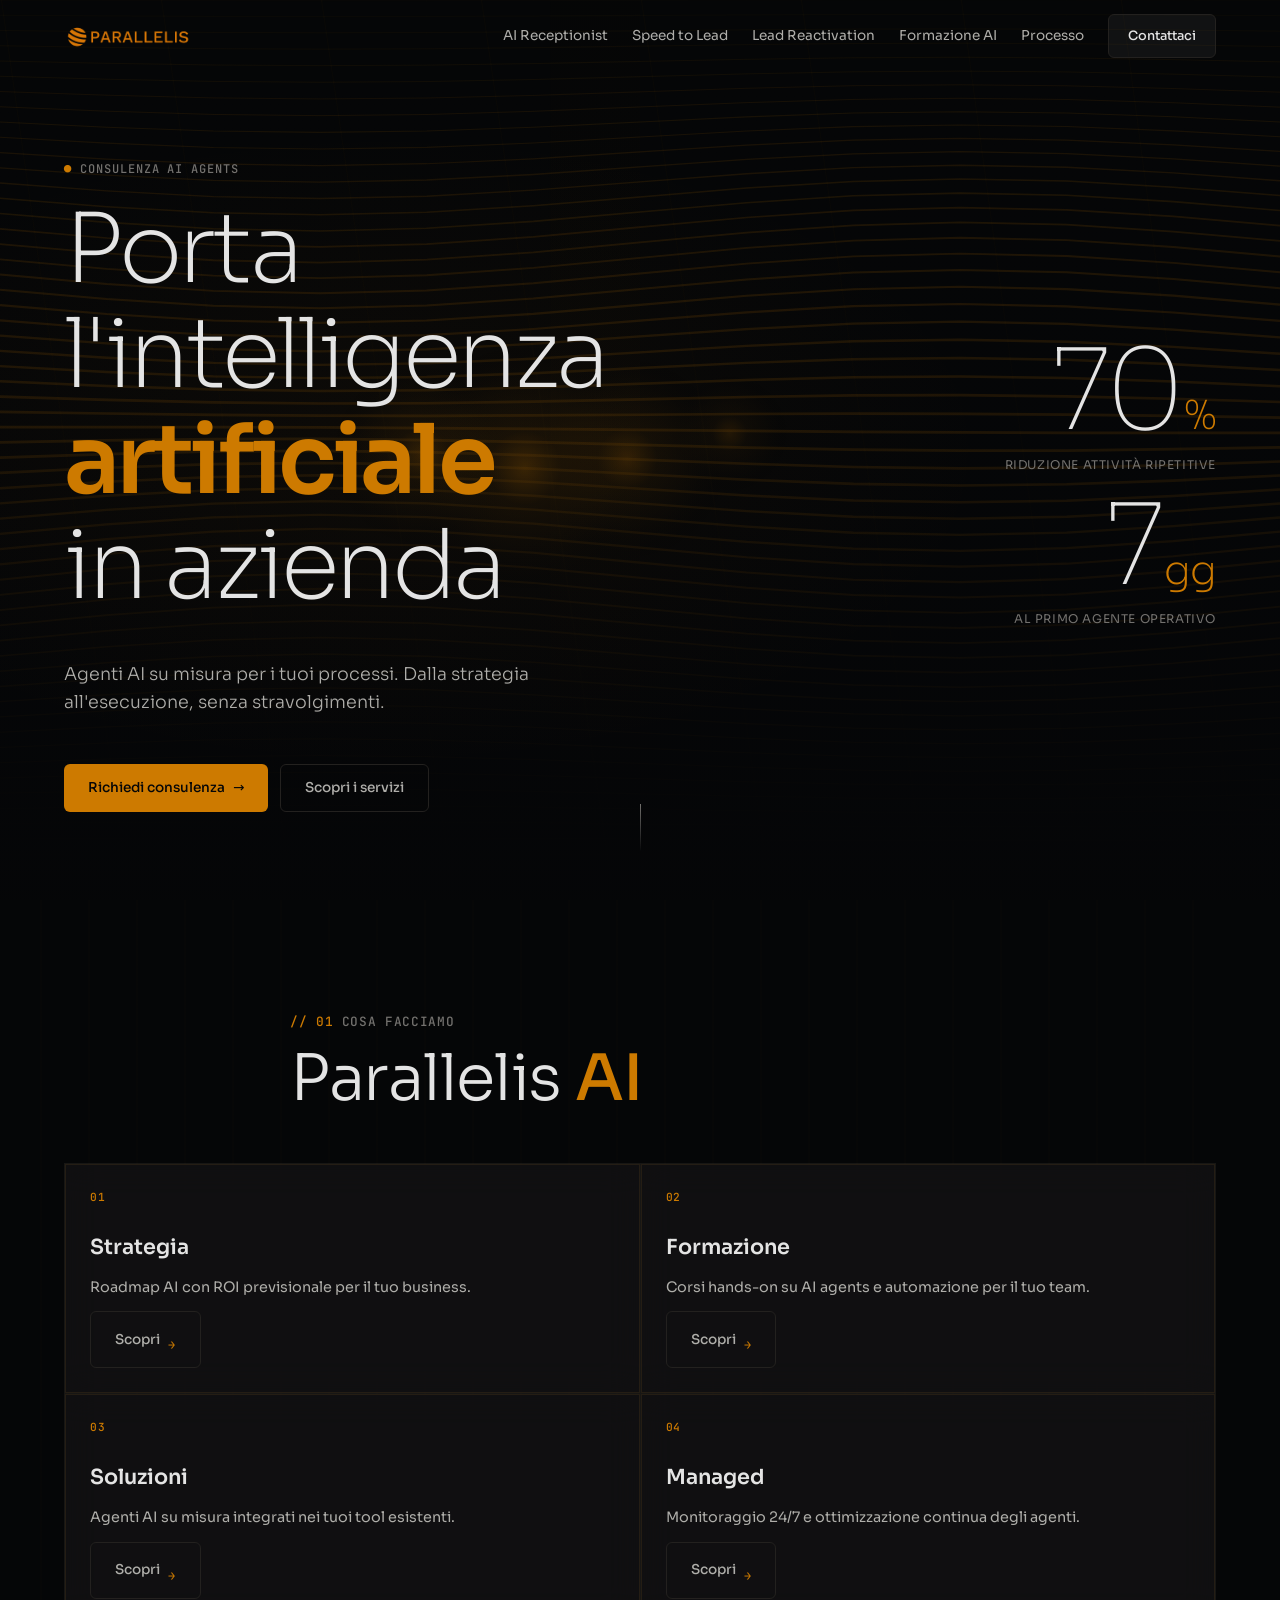
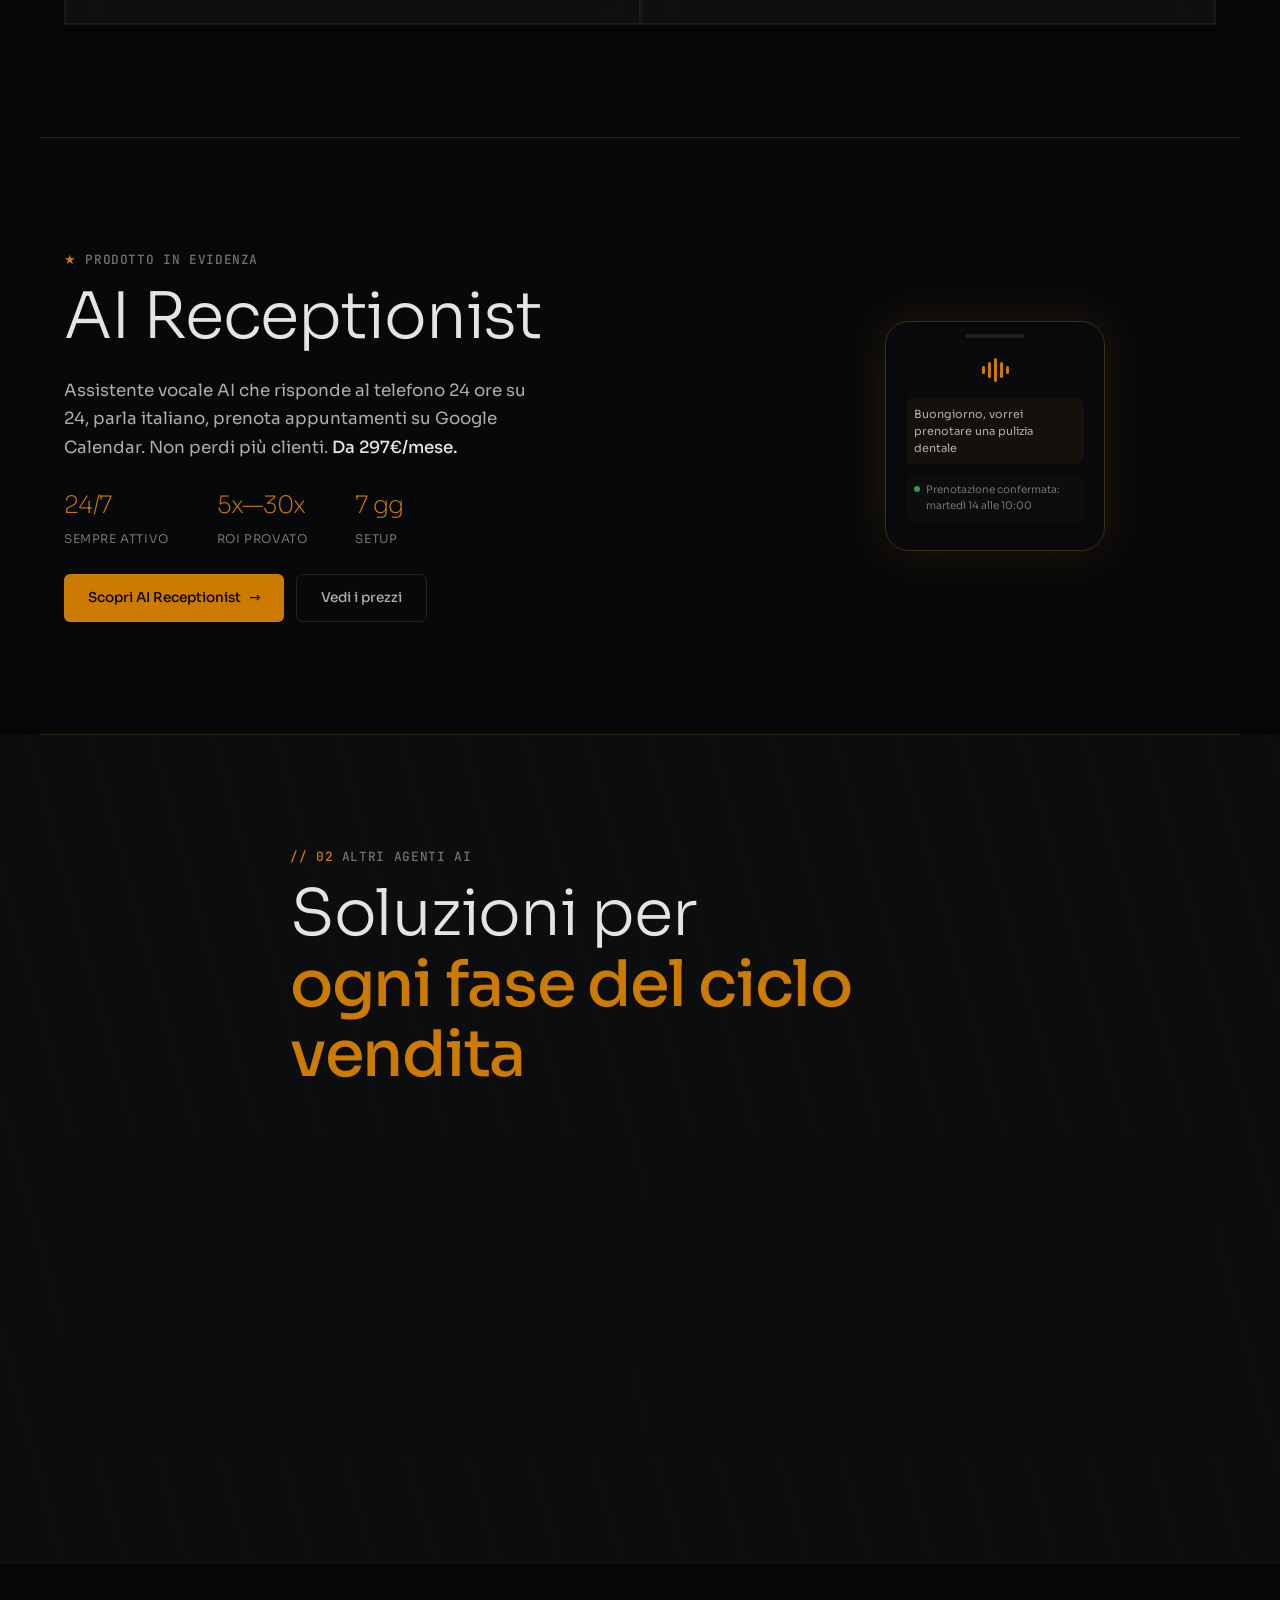
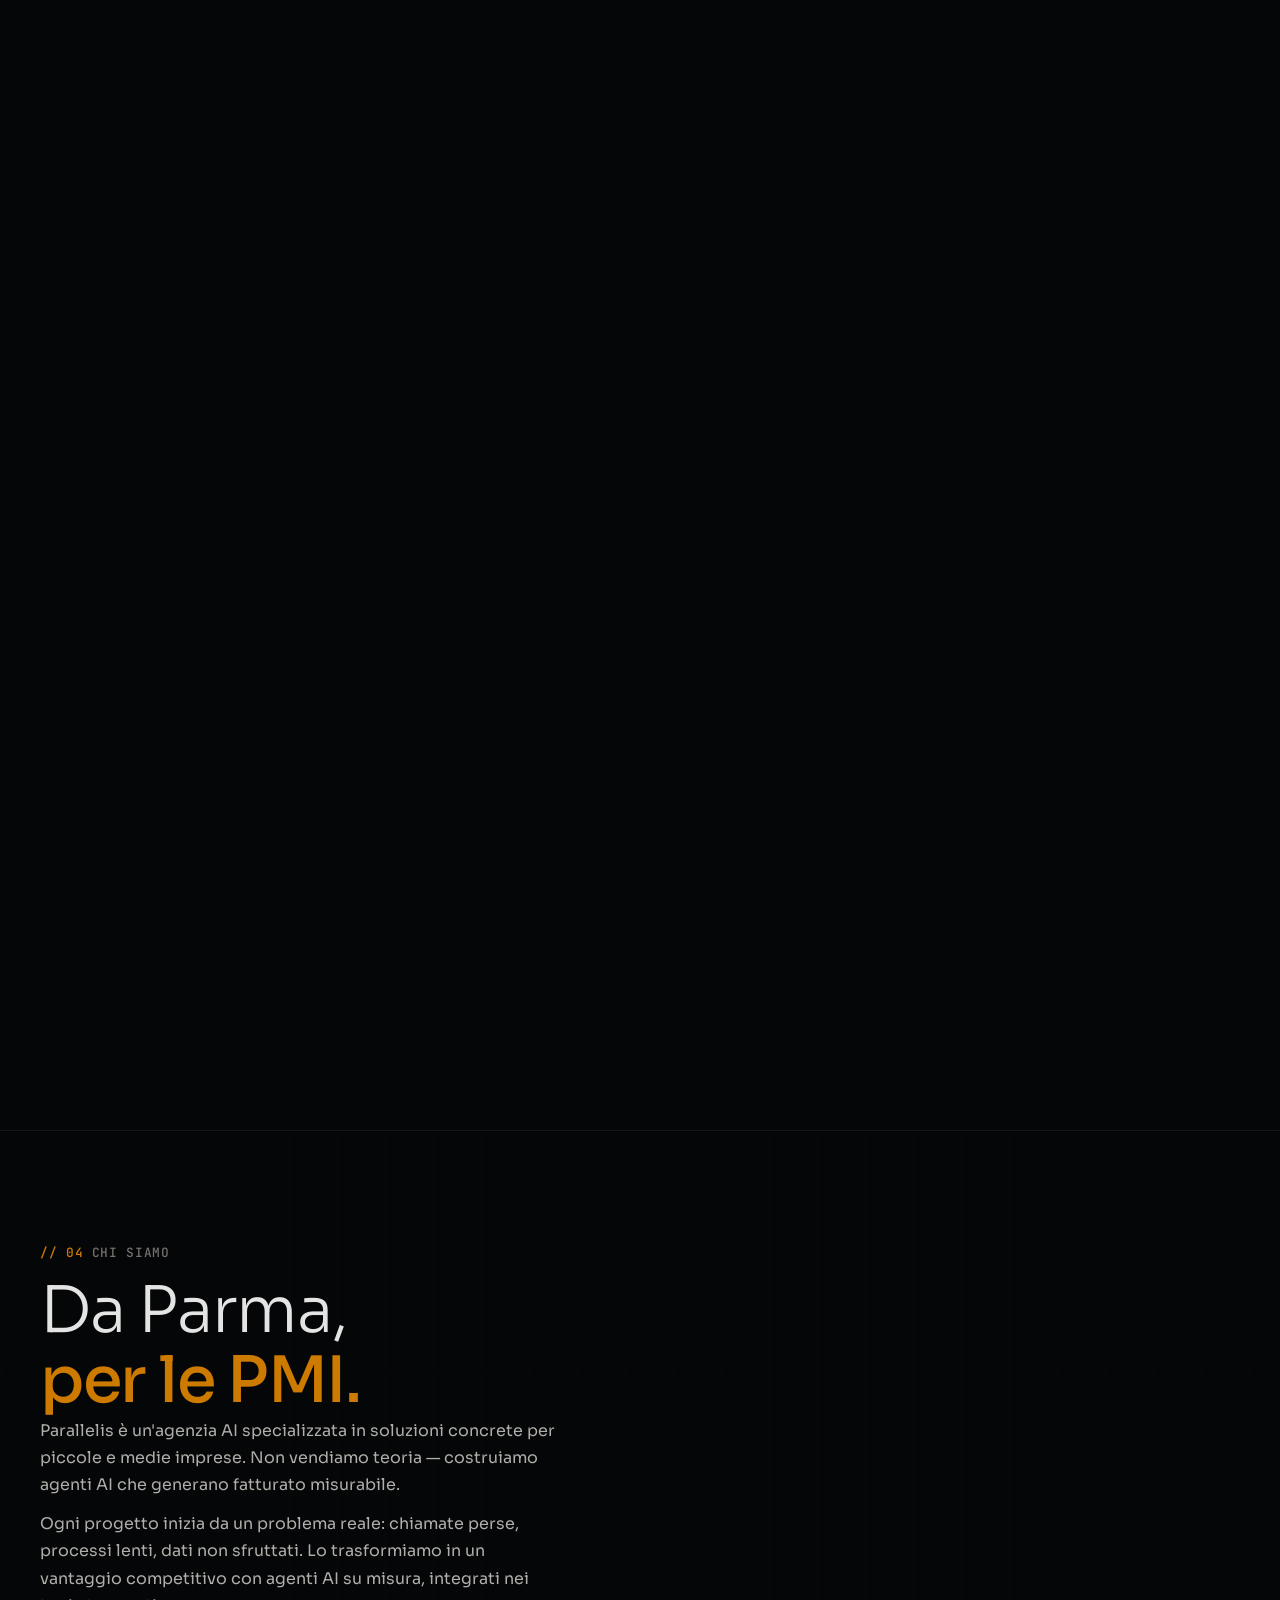
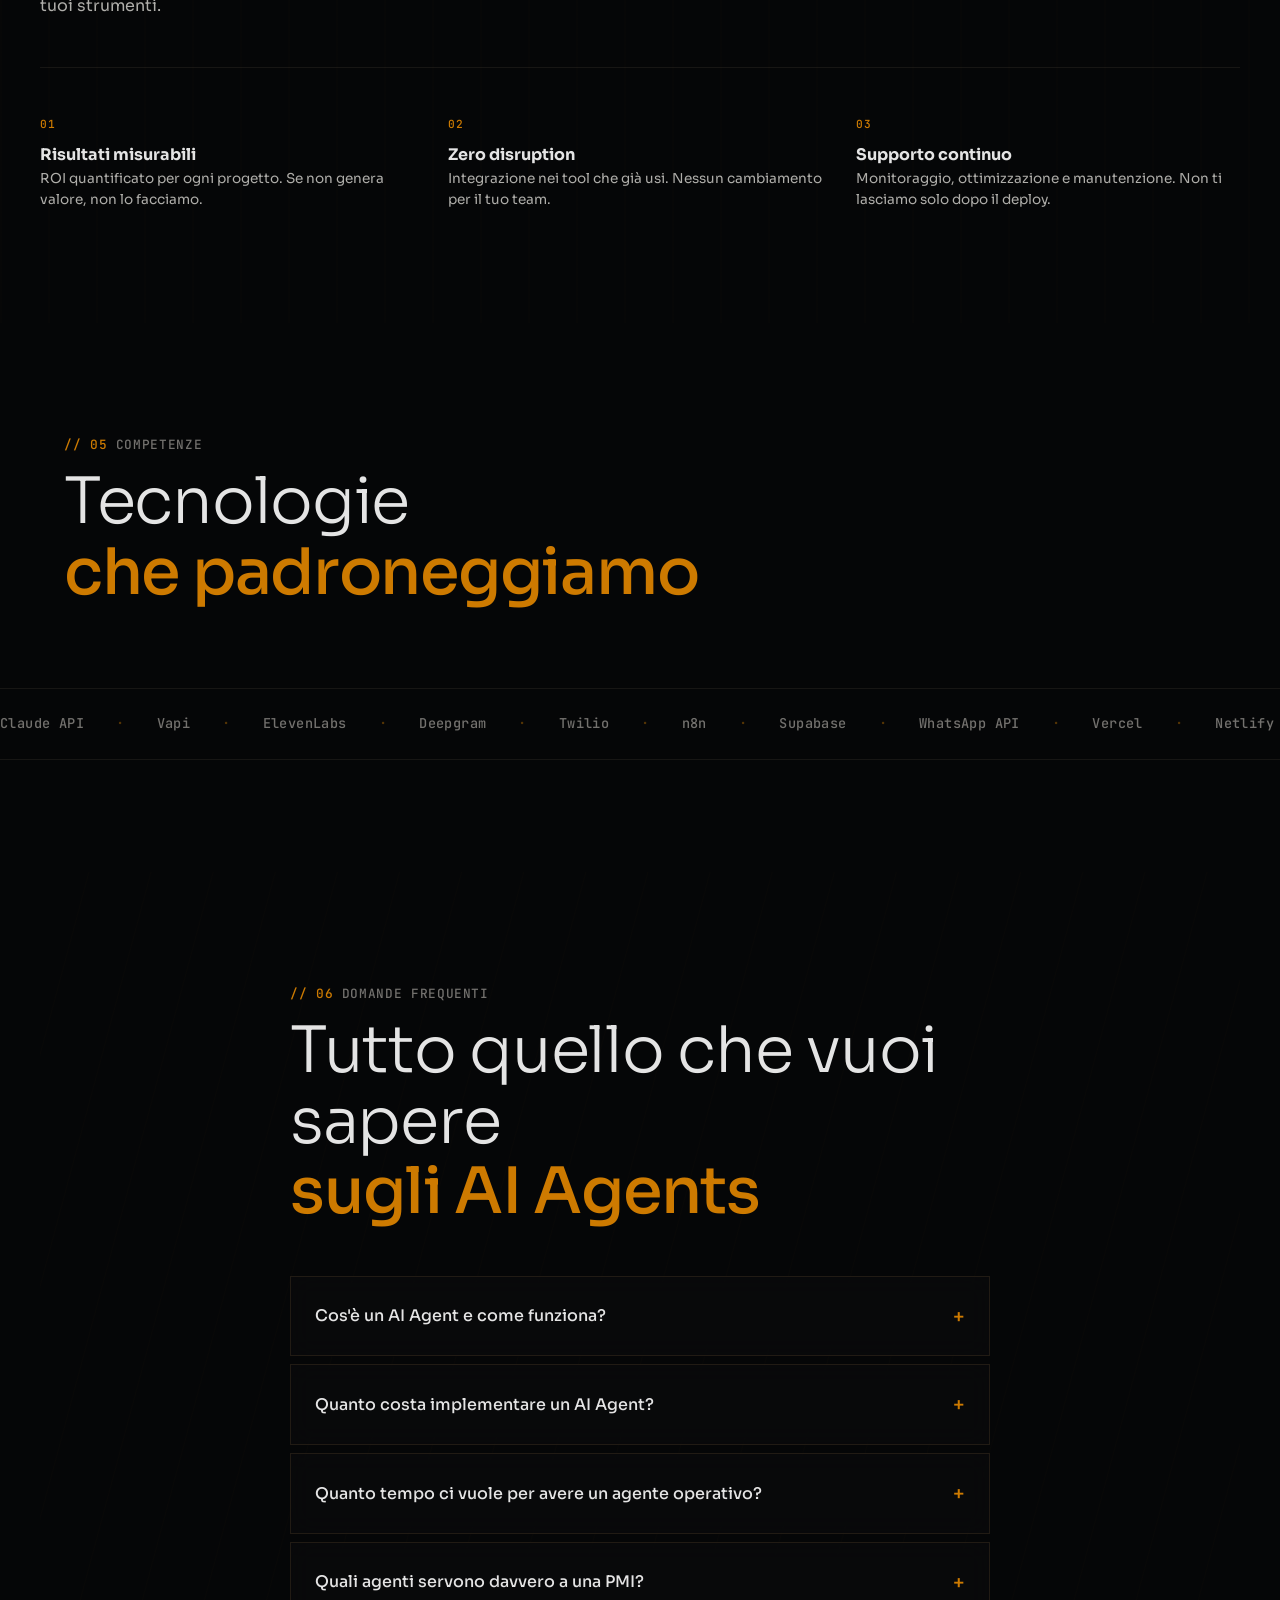
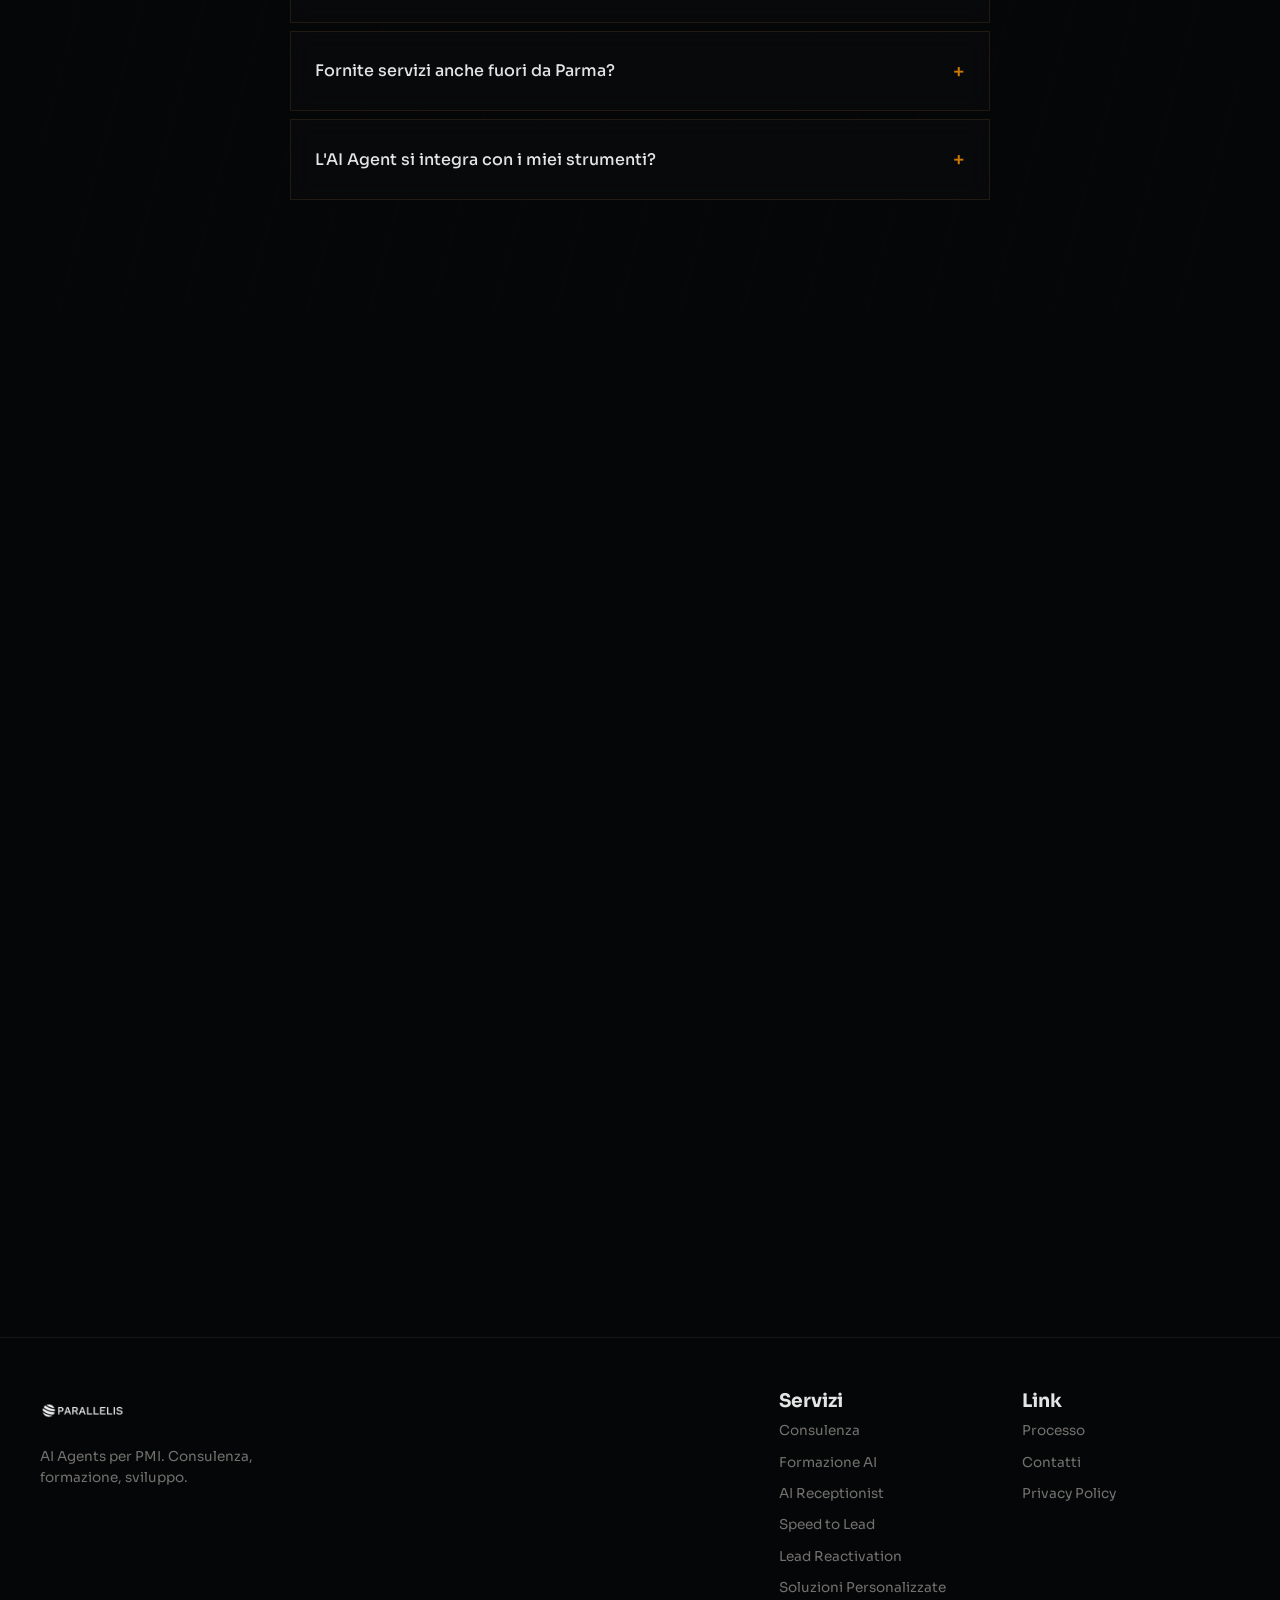
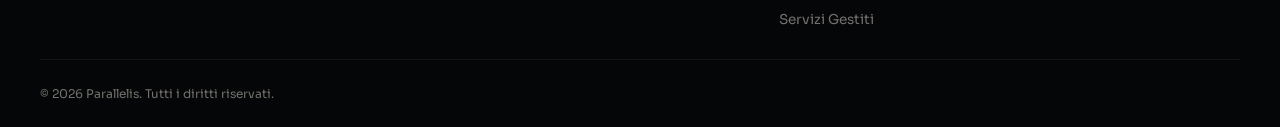
<file: index.html>
<!DOCTYPE html>
<html lang="it" class="no-js">
<head>
<meta charset="UTF-8">
<meta name="viewport" content="width=device-width, initial-scale=1.0">
<title>Parallelis — Agenti AI per PMI a Parma | Consulenza AI Agents</title>
<meta name="description" content="Parallelis trasforma i processi aziendali con agenti AI su misura. Consulenza, formazione e custom solutions per PMI a Parma ed Emilia-Romagna.">
<meta name="keywords" content="AI agents, consulenza AI, automazione aziendale, agenti intelligenti, formazione AI, custom AI solutions">
<meta name="author" content="Parallelis">
<meta name="robots" content="index, follow">
<link rel="canonical" href="https://parallelis.it/">
<link rel="alternate" hreflang="it" href="https://parallelis.it">
<link rel="alternate" hreflang="x-default" href="https://parallelis.it">

<meta property="og:title" content="Parallelis — AI Agents per la tua azienda">
<meta property="og:description" content="Trasforma i processi aziendali con agenti AI su misura. Consulenza, formazione e soluzioni personalizzate per PMI.">
<meta property="og:type" content="website">
<meta property="og:url" content="https://parallelis.it">
<meta property="og:site_name" content="Parallelis">

<meta property="og:image" content="https://parallelis.it/og-image.jpg">
<meta property="og:image:width" content="1200">
<meta property="og:image:height" content="630">
<meta name="twitter:image" content="https://parallelis.it/og-image.jpg">

<meta name="twitter:card" content="summary_large_image">
<meta name="twitter:title" content="Parallelis — AI Agents per la tua azienda">
<meta name="twitter:description" content="Trasforma i processi aziendali con agenti AI su misura.">

<script type="application/ld+json">
{
  "@context": "https://schema.org",
  "@type": "LocalBusiness",
  "name": "Parallelis",
  "description": "Consulenza AI Agents per PMI. Agenti AI su misura per processi aziendali: AI Receptionist, Speed to Lead, Lead Reactivation, Formazione AI.",
  "url": "https://parallelis.it",
  "telephone": "",
  "email": "info@parallelis.it",
  "image": "https://parallelis.it/parallelis-logo-amber.png",
  "address": {
    "@type": "PostalAddress",
    "streetAddress": "Parma",
    "addressLocality": "Parma",
    "addressRegion": "PR",
    "addressCountry": "IT"
  },
  "areaServed": ["Parma", "Reggio Emilia", "Modena", "Emilia-Romagna", "Italia"],
  "priceRange": "€€",
  "openingHours": "Mo-Fr 09:00-18:00",
  "knowsAbout": ["AI Agents", "Intelligenza Artificiale", "Automazione Aziendale", "Voice AI", "Business Automation"],
  "sameAs": ["https://linkedin.com/company/parallelis"]
}
</script>

<link rel="preconnect" href="https://fonts.googleapis.com">
<link rel="preconnect" href="https://fonts.gstatic.com" crossorigin>
<link rel="icon" type="image/png" href="favicon.png" sizes="64x64">
<link rel="apple-touch-icon" href="apple-touch-icon.png">
<link href="https://fonts.googleapis.com/css2?family=Sora:wght@300;400;500;600;700;800&family=JetBrains+Mono:wght@400;500&display=swap" rel="stylesheet">
<link rel="stylesheet" href="styles.css">
<script>document.documentElement.classList.remove('no-js');</script>
<script type="application/ld+json">
{
  "@context": "https://schema.org",
  "@type": "FAQPage",
  "mainEntity": [
    {
      "@type": "Question",
      "name": "Cos'è un AI Agent?",
      "acceptedAnswer": {
        "@type": "Answer",
        "text": "Un AI Agent è un sistema basato su intelligenza artificiale che esegue compiti autonomamente: rispondere al telefono, qualificare lead, inviare email, gestire appuntamenti. Lavora 24/7, si integra con i tuoi strumenti (CRM, calendario, ERP) e impara dai risultati."
      }
    },
    {
      "@type": "Question",
      "name": "Quanto costa un AI Agent per la mia azienda?",
      "acceptedAnswer": {
        "@type": "Answer",
        "text": "I nostri agenti partono da 297 €/mese per l'AI Receptionist fino a 797 €/mese per soluzioni multicanale complete. Il setup varia da 2.000 € a 5.000 € a seconda della complessità. Ogni progetto include consulenza iniziale, integrazione e supporto continuo."
      }
    },
    {
      "@type": "Question",
      "name": "Quanto tempo ci vuole per implementare un AI Agent?",
      "acceptedAnswer": {
        "@type": "Answer",
        "text": "Un AI Agent base (come l'AI Receptionist) è operativo in 7 giorni. Soluzioni più complesse richiedono 3-6 settimane, incluse integrazioni CRM, personalizzazione e test in ambiente reale."
      }
    },
    {
      "@type": "Question",
      "name": "Quali AI Agents servono a una PMI?",
      "acceptedAnswer": {
        "@type": "Answer",
        "text": "Le PMI traggono maggior beneficio da: AI Receptionist (rispondere al telefono 24/7), Speed to Lead Agent (chiamare i lead in 60 secondi), Lead Reactivation Agent (riattivare contatti freddi) e Formazione AI per team su strumenti di AI generativa."
      }
    },
    {
      "@type": "Question",
      "name": "Parallelis lavora anche a Parma?",
      "acceptedAnswer": {
        "@type": "Answer",
        "text": "Sì, siamo a Parma e serviamo PMI in tutta l'Emilia-Romagna e Italia. Offriamo consulenza in presenza per aziende di Parma, Reggio Emilia e Modena, e supporto da remoto su tutto il territorio nazionale."
      }
    }
  ]
}
</script>
</head>
<body>

<a href="#main-content" class="skip-link">Salta al contenuto</a>

<header class="site-header" role="banner">
  <nav class="nav" aria-label="Navigazione principale">
    <a href="#" class="logo" aria-label="Parallelis Home">
      <img src="parallelis-logo-amber.png" alt="Parallelis" class="logo-img" width="240" height="135">
    </a>
    <div class="nav-links" id="nav-menu">
      <a href="/ai-receptionist">AI Receptionist</a>
      <a href="/speed-to-lead-agent">Speed to Lead</a>
      <a href="/lead-reactivation-agent">Lead Reactivation</a>
      <a href="/formazione-ai">Formazione AI</a>
      <a href="#processo">Processo</a>
      <a href="#contatto" class="btn btn--nav">Contattaci</a>
    </div>
    <button class="hamburger" aria-label="Menu" aria-expanded="false" aria-controls="nav-menu">
      <span class="hamburger-line"></span>
      <span class="hamburger-line"></span>
    </button>
  </nav>
</header>

<main id="main-content">
  <section class="hero" id="hero">
    <div class="hero-bg">
      <canvas class="hero-canvas" aria-hidden="true"></canvas>
    </div>
    <div class="hero-grid">
      <div class="hero-text">
        <p class="hero-eyebrow">
          <span class="mono-accent">●</span> Consulenza AI Agents
        </p>
        <h1 class="hero-title">
          <span class="hero-word">Porta</span>
          <span class="hero-word">l'intelligenza</span>
          <span class="hero-word hero-word--accent">artificiale</span>
          <span class="hero-word">in azienda</span>
        </h1>
        <p class="hero-subtitle">
          Agenti AI su misura per i tuoi processi. Dalla strategia all'esecuzione, senza stravolgimenti.
        </p>
        <div class="hero-actions">
          <a href="#contatto" class="btn btn--primary">
            Richiedi consulenza
            <span class="btn-arrow">→</span>
          </a>
          <a href="#servizi" class="btn btn--ghost">Scopri i servizi</a>
        </div>
      </div>
      <div class="hero-visual" aria-hidden="true">
        <div class="hero-stat">
          <span class="hero-stat-value" data-count="70">0</span>
          <span class="hero-stat-unit">%</span>
          <span class="hero-stat-label">riduzione attività ripetitive</span>
        </div>
        <div class="hero-stat">
          <span class="hero-stat-value" data-count="7">0</span>
          <span class="hero-stat-unit">gg</span>
          <span class="hero-stat-label">al primo agente operativo</span>
        </div>
      </div>
    </div>
    <div class="hero-scroll" aria-hidden="true">
      <span class="scroll-line"></span>
    </div>
  </section>

  <section class="services section-with-lines" id="servizi">
    <div class="lines-divider" aria-hidden="true"></div>
    <div class="section-header">
      <p class="section-eyebrow">
        <span class="mono-accent">// 01</span> Cosa facciamo
      </p>
      <h2 class="section-title">
        Parallelis <span class="text-accent">AI</span>
      </h2>
    </div>

    <div class="services-grid">
      <article class="service-card" data-reveal>
        <span class="service-num">01</span>
        <h3 class="service-title">Strategia</h3>
        <p class="service-desc">
          Roadmap AI con ROI previsionale per il tuo business.
        </p>
        <a href="#contatto" class="btn btn--ghost">
          Scopri <span class="btn-arrow">→</span>
        </a>
      </article>

      <article class="service-card" data-reveal>
        <span class="service-num">02</span>
        <h3 class="service-title">Formazione</h3>
        <p class="service-desc">
          Corsi hands-on su AI agents e automazione per il tuo team.
        </p>
        <a href="/formazione-ai" class="btn btn--ghost">
          Scopri <span class="btn-arrow">→</span>
        </a>
      </article>

      <article class="service-card" data-reveal>
        <span class="service-num">03</span>
        <h3 class="service-title">Soluzioni</h3>
        <p class="service-desc">
          Agenti AI su misura integrati nei tuoi tool esistenti.
        </p>
        <a href="#contatto" class="btn btn--ghost">
          Scopri <span class="btn-arrow">→</span>
        </a>
      </article>

      <article class="service-card" data-reveal>
        <span class="service-num">04</span>
        <h3 class="service-title">Managed</h3>
        <p class="service-desc">
          Monitoraggio 24/7 e ottimizzazione continua degli agenti.
        </p>
        <a href="#contatto" class="btn btn--ghost">
          Scopri <span class="btn-arrow">→</span>
        </a>
      </article>
    </div>
  </section>

  <section class="featured-product" id="ai-receptionist">
    <div class="fp-inner">
      <div class="fp-content">
        <p class="section-eyebrow">
          <span class="mono-accent">★</span> Prodotto in evidenza
        </p>
        <h2 class="section-title">
          AI Receptionist
        </h2>
        <p class="fp-desc">
          Assistente vocale AI che risponde al telefono 24 ore su 24, parla italiano, 
          prenota appuntamenti su Google Calendar. Non perdi più clienti. <strong>Da 297€/mese.</strong>
        </p>
        <div class="fp-stats">
          <div class="fp-stat">
            <span class="fp-stat-value">24/7</span>
            <span class="fp-stat-label">Sempre attivo</span>
          </div>
          <div class="fp-stat">
            <span class="fp-stat-value">5x—30x</span>
            <span class="fp-stat-label">ROI provato</span>
          </div>
          <div class="fp-stat">
            <span class="fp-stat-value">7 gg</span>
            <span class="fp-stat-label">Setup</span>
          </div>
        </div>
        <div class="fp-actions">
          <a href="/ai-receptionist" class="btn btn--primary">
            Scopri AI Receptionist
            <span class="btn-arrow">→</span>
          </a>
          <a href="/ai-receptionist#prezzi" class="btn btn--ghost">Vedi i prezzi</a>
        </div>
      </div>
      <div class="fp-visual" aria-hidden="true">
        <div class="fp-phone">
          <div class="fp-phone-notch"></div>
          <div class="fp-phone-screen">
            <div class="fp-wave-bars">
              <span></span><span></span><span></span><span></span><span></span>
            </div>
            <p class="fp-phone-text">Buongiorno, vorrei prenotare una pulizia dentale</p>
            <div class="fp-phone-response">
              <span class="fp-dot-active"></span>
              Prenotazione confermata: martedì 14 alle 10:00
            </div>
          </div>
        </div>
      </div>
    </div>
  </section>

  <section class="product-grid section-with-lines">
    <div class="lines-divider lines-divider--angled-reverse" aria-hidden="true"></div>
    <div class="section-header">
      <p class="section-eyebrow">
        <span class="mono-accent">// 02</span> Altri agenti AI
      </p>
      <h2 class="section-title">
        Soluzioni per<br>
        <span class="text-accent">ogni fase del ciclo vendita</span>
      </h2>
    </div>

    <div class="pg-cards">
      <article class="pg-card" data-reveal>
        <span class="pg-card-icon">
          <svg width="32" height="32" viewBox="0 0 24 24" fill="none" stroke="currentColor" stroke-width="1.5" stroke-linecap="round" stroke-linejoin="round">
            <path d="M22 12h-4l-3 9L9 3l-3 9H2"/>
          </svg>
        </span>
        <h3 class="pg-card-title">Speed to Lead</h3>
        <p class="pg-card-desc">
          Chiama ogni nuovo lead in meno di 60 secondi. Qualifica BANT automatica, meeting fissato sul calendario sales.
        </p>
        <div class="pg-card-stats">
          <span>&lt;60s risposta</span>
          <span>·</span>
          <span>da 297€/mese</span>
        </div>
        <a href="/speed-to-lead-agent" class="btn btn--ghost">
          Scopri Speed to Lead
          <span class="btn-arrow">→</span>
        </a>
      </article>

      <article class="pg-card" data-reveal>
        <span class="pg-card-icon">
          <svg width="32" height="32" viewBox="0 0 24 24" fill="none" stroke="currentColor" stroke-width="1.5" stroke-linecap="round" stroke-linejoin="round">
            <path d="M23 4v6h-6"/>
            <path d="M1 20v-6h6"/>
            <path d="M3.51 9a9 9 0 0 1 14.85-3.36L23 10M1 14l4.64 4.36A9 9 0 0 0 20.49 15"/>
          </svg>
        </span>
        <h3 class="pg-card-title">Lead Reactivation</h3>
        <p class="pg-card-desc">
          Riattiva i lead freddi con sequenze multicanale: voce AI, email, SMS e WhatsApp. Recupero 15-30% del database inutilizzato.
        </p>
        <div class="pg-card-stats">
          <span>15-30% recupero</span>
          <span>·</span>
          <span>da 397€/mese</span>
        </div>
        <a href="/lead-reactivation-agent" class="btn btn--ghost">
          Scopri Lead Reactivation
          <span class="btn-arrow">→</span>
        </a>
      </article>
    </div>
  </section>

  <section class="process section-with-lines" id="processo">
    <div class="lines-divider" aria-hidden="true"></div>
    <div class="section-header">
      <p class="section-eyebrow">
        <span class="mono-accent">// 03</span> Come lavoriamo
      </p>
      <h2 class="section-title">
        Dall'idea<br>
        <span class="text-accent">al risultato</span>
      </h2>
    </div>

    <div class="process-timeline">
      <div class="process-step" data-reveal>
        <div class="step-number">
          <span class="step-digit">1</span>
          <svg class="step-ring" viewBox="0 0 80 80">
            <circle cx="40" cy="40" r="36" stroke="currentColor" stroke-width="1.5" fill="none" stroke-dasharray="226" stroke-dashoffset="226"/>
          </svg>
        </div>
        <div class="step-content">
          <p class="step-tag">Settimana 1-2</p>
          <h3 class="step-title">Analisi e Strategia</h3>
          <p class="step-desc">
            Analizziamo i tuoi processi, identifichiamo dove l'AI genera il massimo impatto 
            e costruiamo una roadmap chiara con KPI misurabili.
          </p>
        </div>
      </div>

      <div class="process-step" data-reveal>
        <div class="step-number">
          <span class="step-digit">2</span>
          <svg class="step-ring" viewBox="0 0 80 80">
            <circle cx="40" cy="40" r="36" stroke="currentColor" stroke-width="1.5" fill="none" stroke-dasharray="226" stroke-dashoffset="226"/>
          </svg>
        </div>
        <div class="step-content">
          <p class="step-tag">Settimana 3-6</p>
          <h3 class="step-title">Sviluppo e Rilascio</h3>
          <p class="step-desc">
            Sviluppiamo gli agenti, li integriamo nei tuoi sistemi e li testiamo 
            nel tuo ambiente reale. Iterazione rapida, risultati visibili.
          </p>
        </div>
      </div>

      <div class="process-step" data-reveal>
        <div class="step-number">
          <span class="step-digit">3</span>
          <svg class="step-ring" viewBox="0 0 80 80">
            <circle cx="40" cy="40" r="36" stroke="currentColor" stroke-width="1.5" fill="none" stroke-dasharray="226" stroke-dashoffset="226"/>
            <line x1="40" y1="18" x2="40" y2="40" stroke="currentColor" stroke-width="1.5"/>
            <circle cx="40" cy="44" r="2" fill="currentColor"/>
          </svg>
        </div>
        <div class="step-content">
          <p class="step-tag">Continuo</p>
          <h3 class="step-title">Ottimizzazione e Scalabilità</h3>
          <p class="step-desc">
            Monitoriamo le performance, ottimizziamo i risultati e scaliamo 
            gli agenti vincenti ad altri reparti. Miglioramento continuo garantito.
          </p>
        </div>
      </div>
    </div>
  </section>

  <section class="about section-with-lines" id="chi-siamo">
    <div class="lines-divider" aria-hidden="true"></div>
    <div class="about-inner">
      <div class="about-content">
        <p class="section-eyebrow">
          <span class="mono-accent">// 04</span> Chi siamo
        </p>
        <h2 class="section-title">
          Da Parma,<br>
          <span class="text-accent">per le PMI.</span>
        </h2>
        <p class="about-text">
          Parallelis è un'agenzia AI specializzata in soluzioni concrete per piccole e medie imprese. 
          Non vendiamo teoria — costruiamo agenti AI che generano fatturato misurabile.
        </p>
        <p class="about-text">
          Ogni progetto inizia da un problema reale: chiamate perse, processi lenti, dati non sfruttati. 
          Lo trasformiamo in un vantaggio competitivo con agenti AI su misura, integrati nei tuoi strumenti.
        </p>
        <div class="about-values">
          <div class="about-value">
            <span class="about-value-num">01</span>
            <h4>Risultati misurabili</h4>
            <p>ROI quantificato per ogni progetto. Se non genera valore, non lo facciamo.</p>
          </div>
          <div class="about-value">
            <span class="about-value-num">02</span>
            <h4>Zero disruption</h4>
            <p>Integrazione nei tool che già usi. Nessun cambiamento per il tuo team.</p>
          </div>
          <div class="about-value">
            <span class="about-value-num">03</span>
            <h4>Supporto continuo</h4>
            <p>Monitoraggio, ottimizzazione e manutenzione. Non ti lasciamo solo dopo il deploy.</p>
          </div>
        </div>
      </div>
    </div>
  </section>

  <section class="expertise" id="portfolio">
    <div class="section-header">
        <p class="section-eyebrow">
          <span class="mono-accent">// 05</span> Competenze
        </p>
      <h2 class="section-title">
        Tecnologie<br>
        <span class="text-accent">che padroneggiamo</span>
      </h2>
    </div>

    <div class="expertise-marquee" aria-hidden="true">
      <div class="marquee-track">
        <span>Claude API</span><span class="marquee-sep">·</span>
        <span>Vapi</span><span class="marquee-sep">·</span>
        <span>ElevenLabs</span><span class="marquee-sep">·</span>
        <span>Deepgram</span><span class="marquee-sep">·</span>
        <span>Twilio</span><span class="marquee-sep">·</span>
        <span>n8n</span><span class="marquee-sep">·</span>
        <span>Supabase</span><span class="marquee-sep">·</span>
        <span>WhatsApp API</span><span class="marquee-sep">·</span>
        <span>Vercel</span><span class="marquee-sep">·</span>
        <span>Netlify</span><span class="marquee-sep">·</span>
        <span>Make</span><span class="marquee-sep">·</span>
        <span>Claude API</span><span class="marquee-sep">·</span>
        <span>Vapi</span><span class="marquee-sep">·</span>
        <span>ElevenLabs</span><span class="marquee-sep">·</span>
        <span>Deepgram</span><span class="marquee-sep">·</span>
        <span>Twilio</span><span class="marquee-sep">·</span>
        <span>n8n</span><span class="marquee-sep">·</span>
        <span>Supabase</span><span class="marquee-sep">·</span>
        <span>WhatsApp API</span><span class="marquee-sep">·</span>
        <span>Vercel</span><span class="marquee-sep">·</span>
        <span>Netlify</span><span class="marquee-sep">·</span>
        <span>Make</span>
      </div>
    </div>
  </section>

  <section class="faq section-with-lines" id="faq">
    <div class="lines-divider lines-divider--angled" aria-hidden="true"></div>
    <div class="section-header">
      <p class="section-eyebrow">
        <span class="mono-accent">// 06</span> Domande frequenti
      </p>
      <h2 class="section-title">
        Tutto quello che vuoi sapere<br>
        <span class="text-accent">sugli AI Agents</span>
      </h2>
    </div>
    <div class="faq-list">
      <details class="faq-item">
        <summary class="faq-question">Cos'è un AI Agent e come funziona?</summary>
        <div class="faq-answer">
          <p>Un AI Agent è un software che <strong>esegue compiti in autonomia</strong>: risponde al telefono, qualifica lead, invia email, gestisce appuntamenti. Funziona 24/7, si integra con CRM e calendario, e migliora col tempo.</p>
          <p>Non serve un team IT: lo configuriamo noi in giorni, non mesi.</p>
        </div>
      </details>
      <details class="faq-item" >
        <summary class="faq-question">Quanto costa implementare un AI Agent?</summary>
        <div class="faq-answer">
          <p>L'AI Receptionist parte da <strong>297 €/mese</strong>. Soluzioni multicanale complete arrivano a <strong>797 €/mese</strong>. Il setup è una tantum e varia da 2.000 € a 5.000 € in base a integrazioni e personalizzazioni.</p>
          <p>Ogni progetto include assessment iniziale, integrazione e supporto continuo. Il ROI tipico è 5x–30x.</p>
        </div>
      </details>
      <details class="faq-item" >
        <summary class="faq-question">Quanto tempo ci vuole per avere un agente operativo?</summary>
        <div class="faq-answer">
          <p>Un AI Agent base (es. AI Receptionist) è operativo in <strong>7 giorni</strong>. Soluzioni complesse con integrazioni CRM custom richiedono 3–6 settimane.</p>
          <p>La prima settimana: assessment lunedì, sviluppo mercoledì, test in ambiente reale venerdì.</p>
        </div>
      </details>
      <details class="faq-item" >
        <summary class="faq-question">Quali agenti servono davvero a una PMI?</summary>
        <div class="faq-answer">
          <p>Quattro agenti coprono il 90% dei casi d'uso:</p>
          <ul>
            <li><strong>AI Receptionist</strong> — risponde al telefono 24/7, zero chiamate perse</li>
            <li><strong>Speed to Lead</strong> — contatta i nuovi lead in &lt;60 secondi</li>
            <li><strong>Lead Reactivation</strong> — riattiva contatti freddi con sequenze multicanale</li>
            <li><strong>Formazione AI</strong> — team formato su AI agent e automazione</li>
          </ul>
        </div>
      </details>
      <details class="faq-item" >
        <summary class="faq-question">Fornite servizi anche fuori da Parma?</summary>
        <div class="faq-answer">
          <p>Siamo a <strong>Parma</strong> e serviamo PMI in tutta Italia. Consulenza in presenza per Emilia-Romagna (Parma, Reggio Emilia, Modena), supporto da remoto per il resto del territorio.</p>
          <p>Ogni progetto parte con un incontro conoscitivo senza impegno — in presenza o in videochiamata.</p>
        </div>
      </details>
      <details class="faq-item" >
        <summary class="faq-question">L'AI Agent si integra con i miei strumenti?</summary>
        <div class="faq-answer">
          <p>Sì, i nostri agenti si collegano a CRM (Salesforce, HubSpot, Zoho), Google Calendar, Outlook, WhatsApp Business, email, Slack e centinaia di altri strumenti via n8n e API.</p>
          <p>Se usi un gestionale di nicchia, lo valutiamo in fase di assessment e costruiamo l'integrazione su misura.</p>
        </div>
      </details>
    </div>
  </section>

  <section class="contact section-with-lines" id="contatto">
    <div class="lines-divider lines-divider--angled-reverse" aria-hidden="true"></div>
    <div class="pulse-beams" aria-hidden="true">
      <div class="pulse-beam"></div>
      <div class="pulse-beam"></div>
      <div class="pulse-beam"></div>
      <div class="pulse-beam"></div>
      <div class="pulse-beam"></div>
    </div>
    <div class="section-header">
        <p class="section-eyebrow">
          <span class="mono-accent">// 07</span> Parliamone
        </p>
      <h2 class="section-title">
        Pronto a portare<br>
        l'AI <span class="text-accent">nella tua azienda?</span>
      </h2>
    </div>

    <div class="contact-grid">
      <div class="contact-info">
        <p class="contact-lede">
          Raccontaci il tuo processo più ripetitivo — ti mostriamo come un agente AI 
          lo trasforma in un vantaggio competitivo.
        </p>
        <div class="contact-details">
          <p class="contact-location">
            <svg width="16" height="16" viewBox="0 0 24 24" fill="none" stroke="currentColor" stroke-width="1.5"><path d="M21 10c0 7-9 13-9 13s-9-6-9-13a9 9 0 0 1 18 0z"/><circle cx="12" cy="10" r="3"/></svg>
            Parma, Italia
          </p>
          <a href="mailto:info@parallelis.it" class="contact-email">
            <svg width="16" height="16" viewBox="0 0 24 24" fill="none" stroke="currentColor" stroke-width="1.5"><path d="M4 4h16c1.1 0 2 .9 2 2v12c0 1.1-.9 2-2 2H4c-1.1 0-2-.9-2-2V6c0-1.1.9-2 2-2z"/><polyline points="22,6 12,13 2,6"/></svg>
            info@parallelis.it
          </a>
        </div>
      </div>

      <form class="contact-form" netlify name="contact" method="POST" data-netlify="true">
        <input type="hidden" name="form-name" value="contact">
        <div class="form-group">
          <label for="home-name">Nome</label>
          <input type="text" id="home-name" name="name" placeholder="Mario Rossi" autocomplete="name" required>
        </div>
        <div class="form-group">
          <label for="home-email">Email aziendale</label>
          <input type="email" id="home-email" name="email" placeholder="mario@azienda.it" autocomplete="email" required>
        </div>
        <div class="form-group">
          <label for="home-company">Azienda</label>
          <input type="text" id="home-company" name="company" placeholder="Nome azienda" autocomplete="organization">
        </div>
        <div class="form-group">
          <label for="home-message">Cosa vuoi automatizzare?</label>
          <textarea id="home-message" name="message" rows="4" placeholder="Descrivi il processo che vorresti automatizzare o l'area dove pensi che l'AI possa aiutarti..." required></textarea>
        </div>
        <button type="submit" class="btn btn--primary btn--full">
          Invia richiesta
          <span class="btn-arrow">→</span>
        </button>
        <p class="form-note">Rispondiamo entro 24 ore. Zero spam.</p>
      </form>
    </div>
  </section>
</main>

<footer class="site-footer" role="contentinfo">
  <div class="footer-grid">
    <div class="footer-brand">
      <a href="#" class="logo" aria-label="Parallelis Home">
        <img src="parallelis-logo-dark.png" alt="Parallelis" class="logo-img logo-img--small" width="120" height="67" loading="lazy">
      </a>
      <p class="footer-desc">AI Agents per PMI. Consulenza, formazione, sviluppo.</p>
    </div>
    <div class="footer-links">
      <nav class="footer-col" aria-label="Servizi">
        <h3>Servizi</h3>
        <a href="#servizi">Consulenza</a>
        <a href="/formazione-ai">Formazione AI</a>
        <a href="/ai-receptionist">AI Receptionist</a>
        <a href="/speed-to-lead-agent">Speed to Lead</a>
        <a href="/lead-reactivation-agent">Lead Reactivation</a>
        <a href="#servizi">Soluzioni Personalizzate</a>
        <a href="#servizi">Servizi Gestiti</a>
      </nav>
      <nav class="footer-col" aria-label="Navigazione">
        <h3>Link</h3>
        <a href="#processo">Processo</a>
        <a href="#contatto">Contatti</a>
        <a href="mailto:info@parallelis.it?subject=Privacy">Privacy Policy</a>
      </nav>
    </div>
  </div>
  <div class="footer-bottom">
    <p>&copy; 2026 Parallelis. Tutti i diritti riservati.</p>
  </div>
</footer>

<script src="script.js"></script>
</body>
</html>
</file>
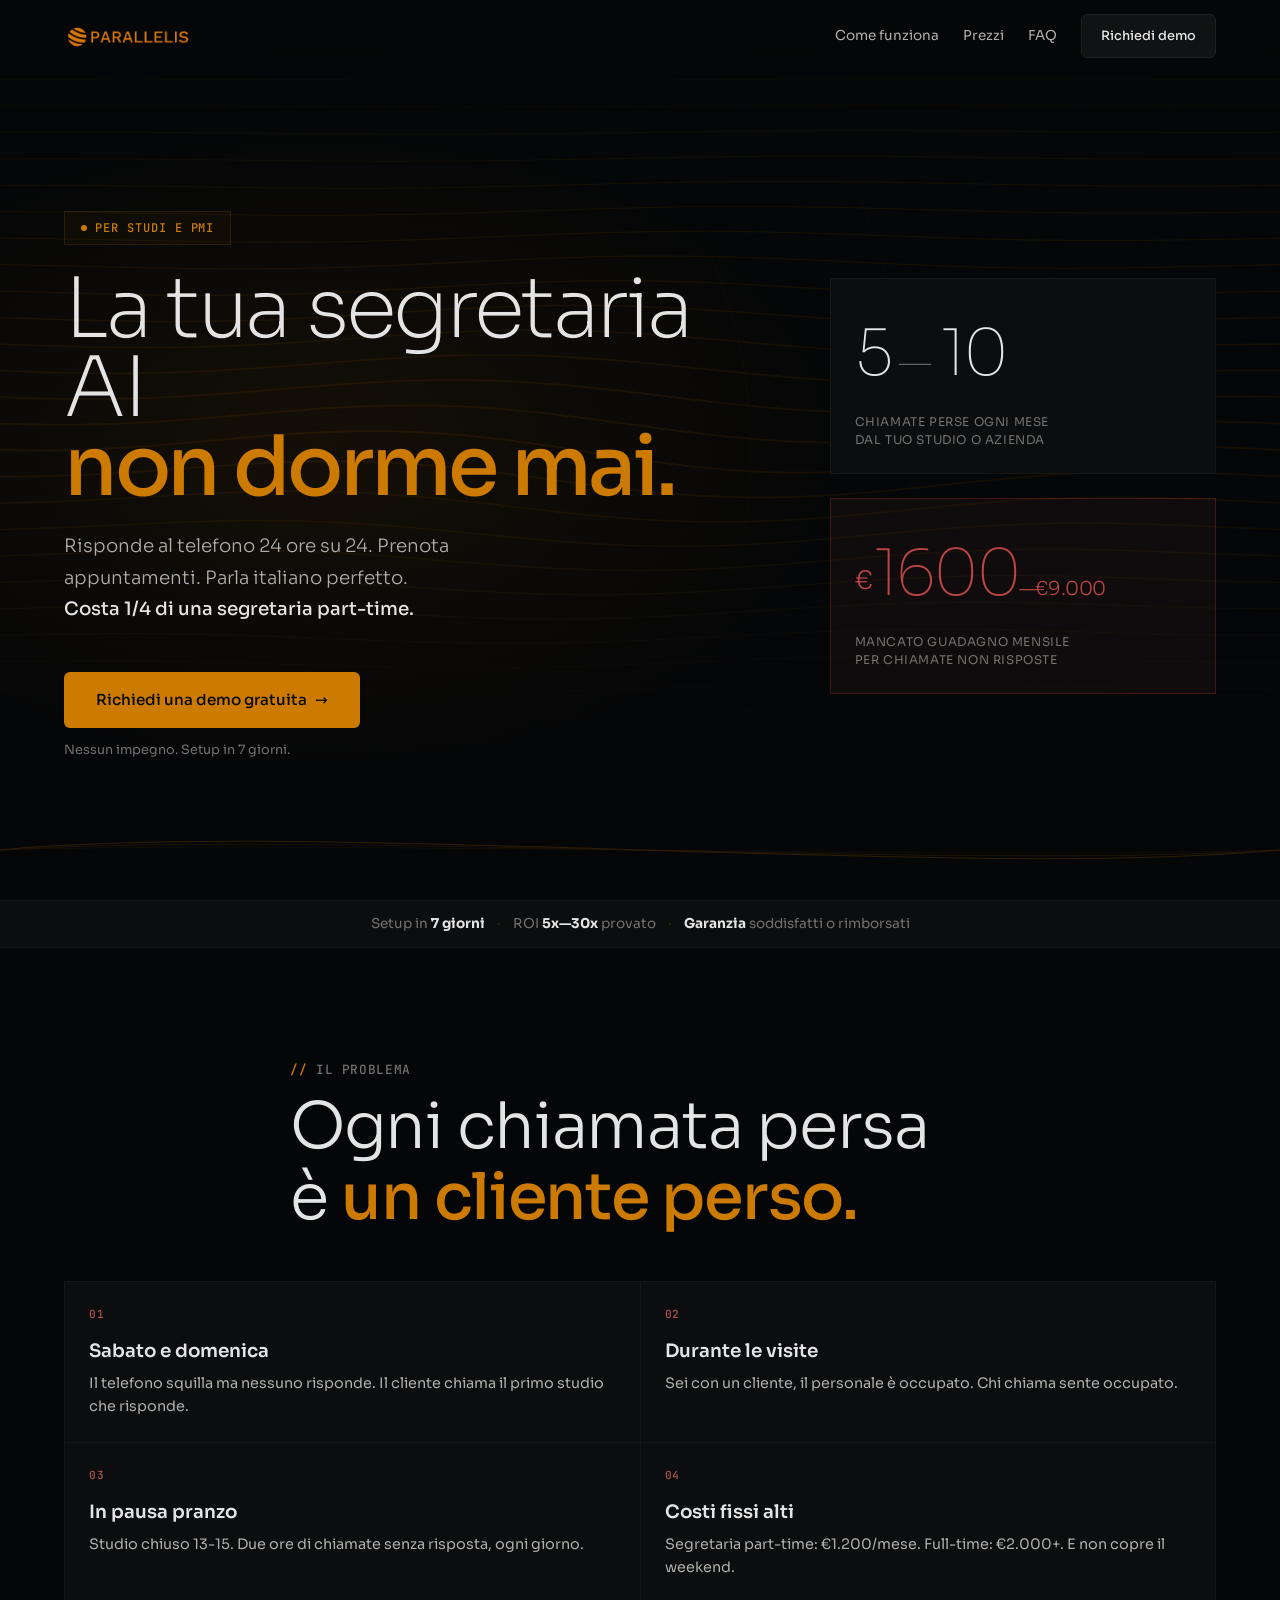
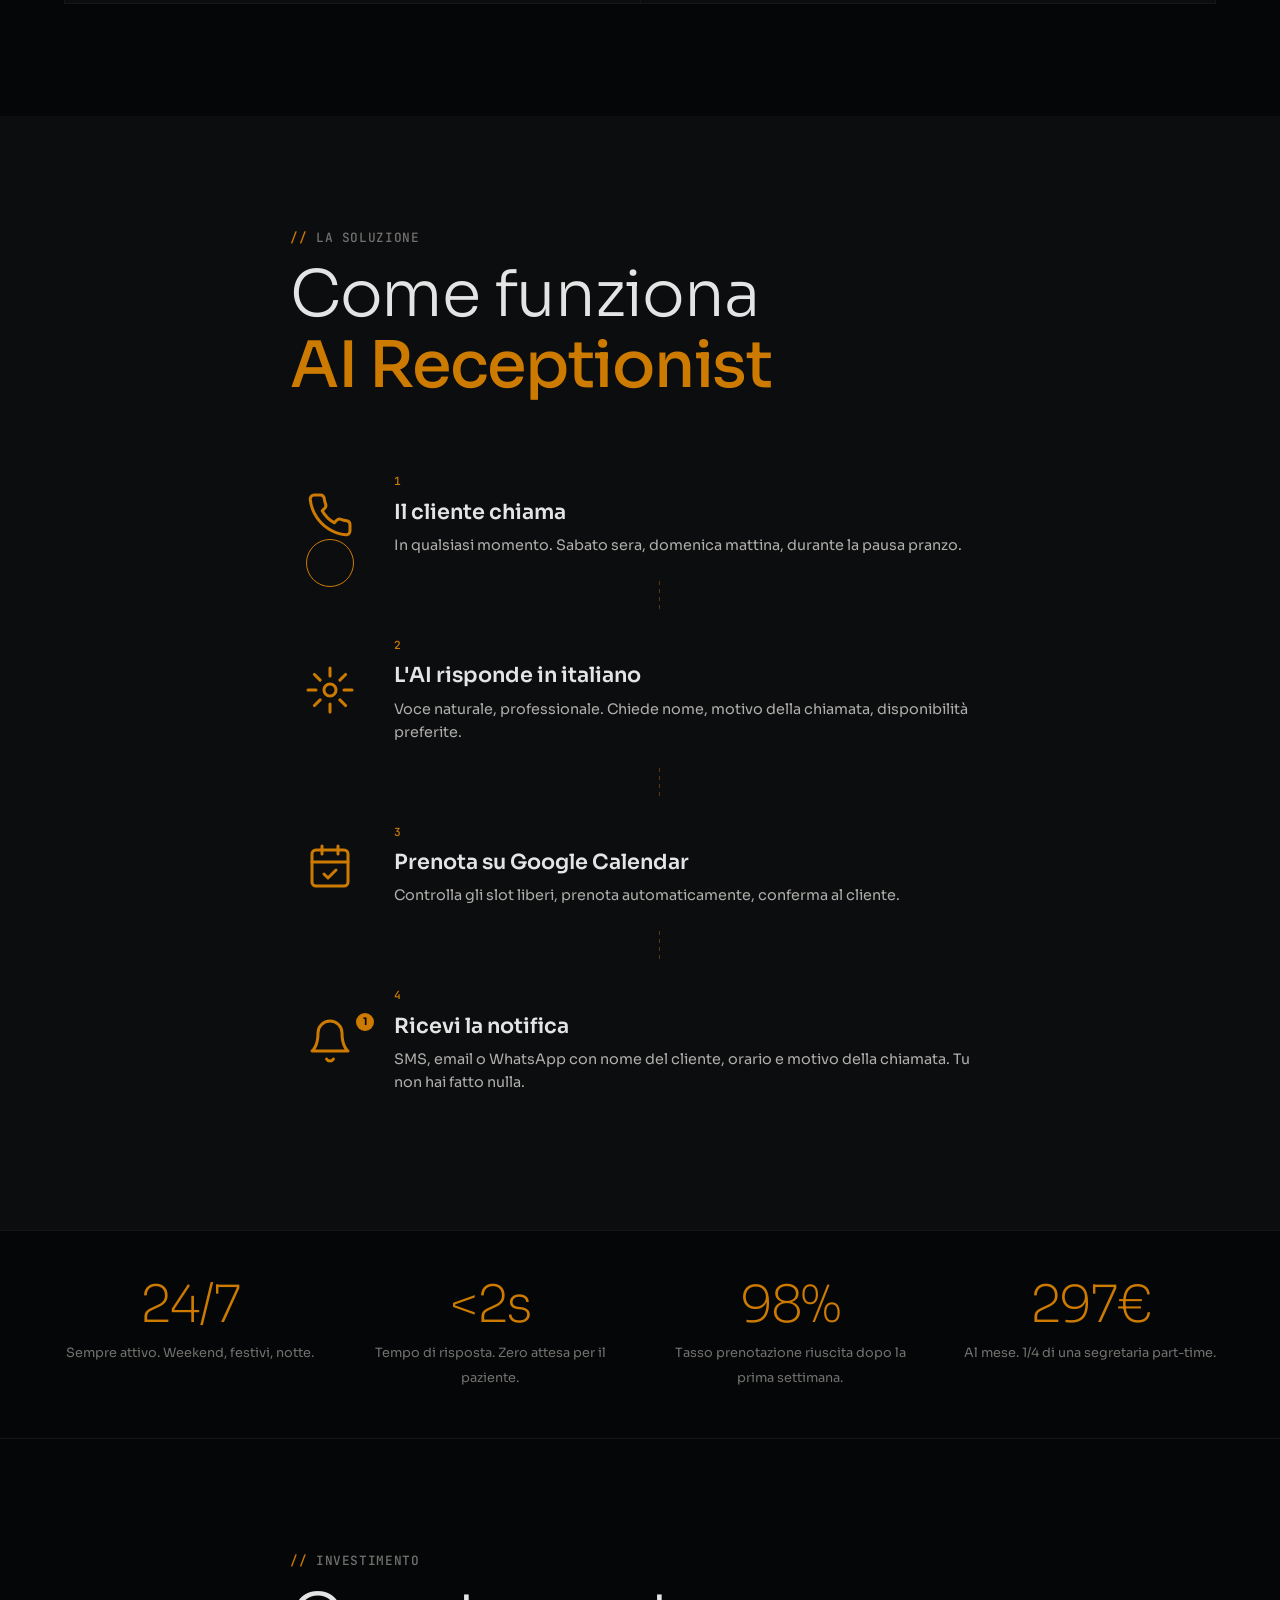
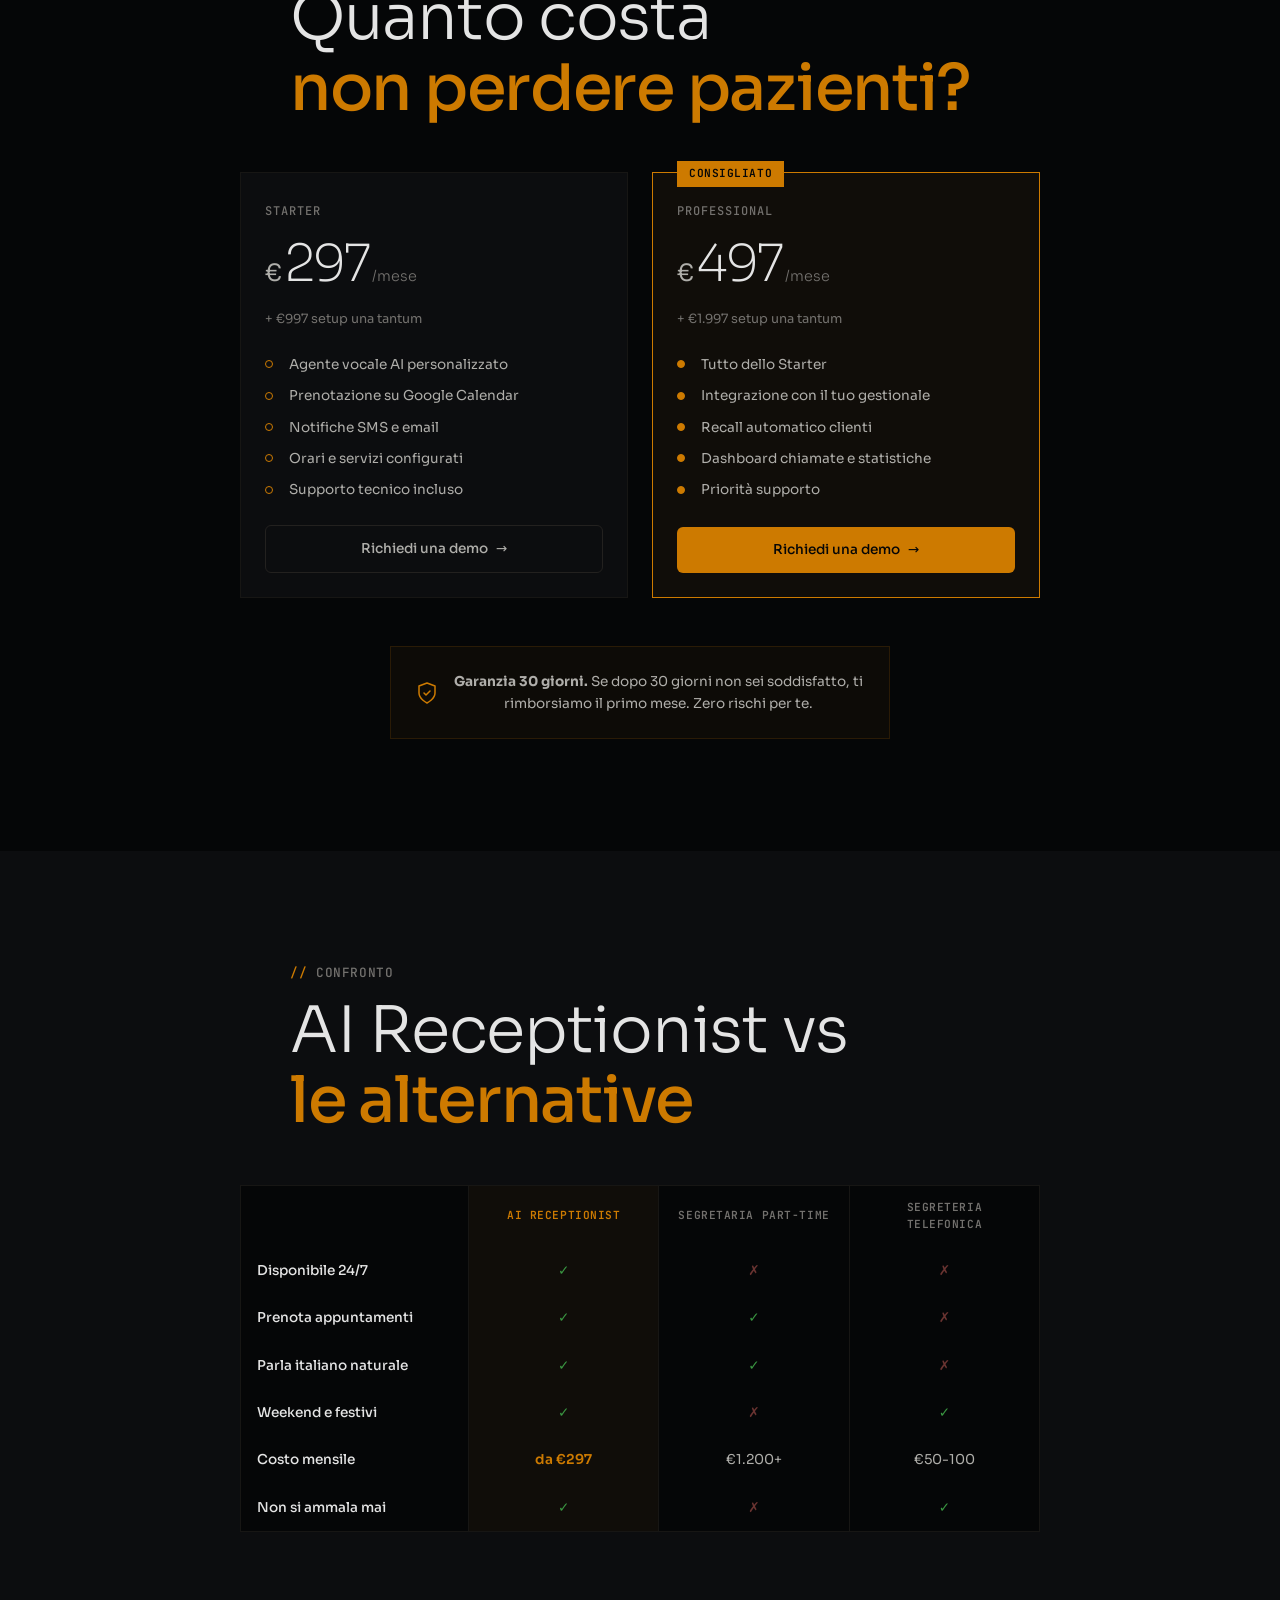
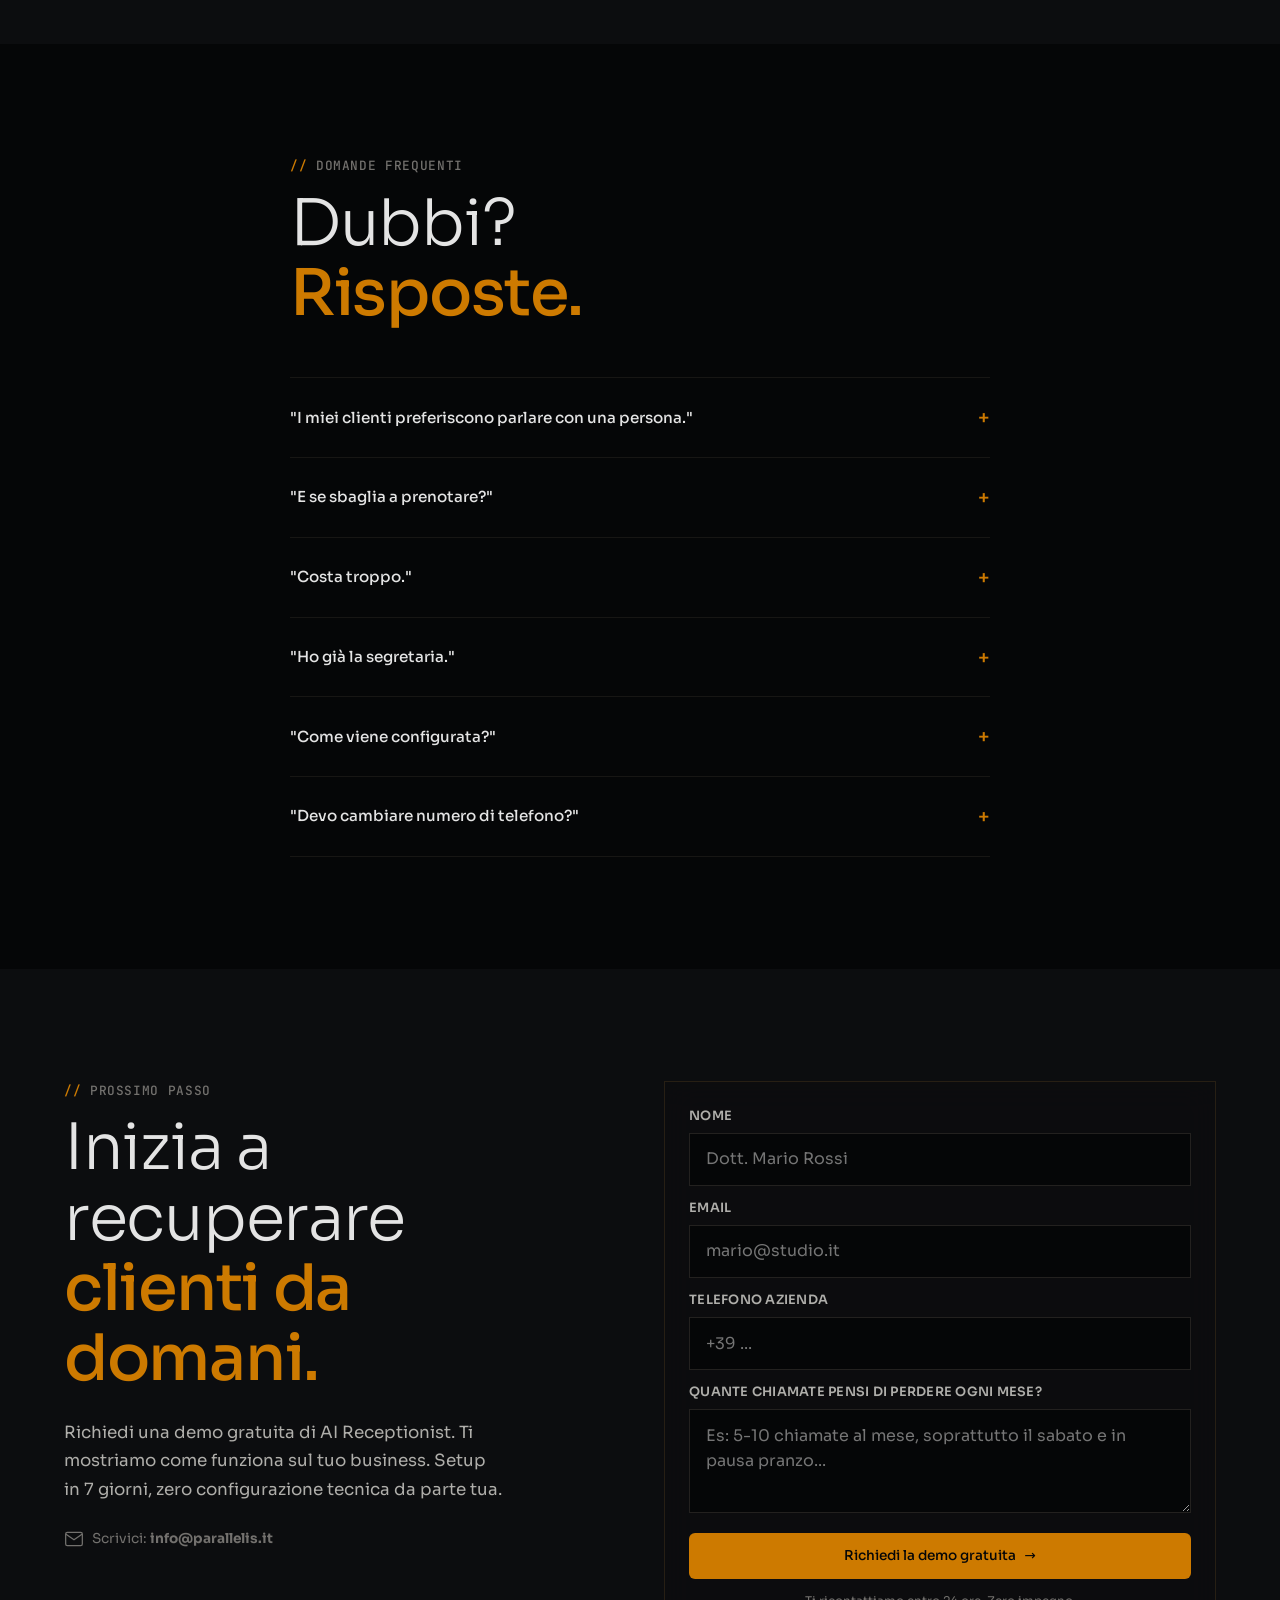
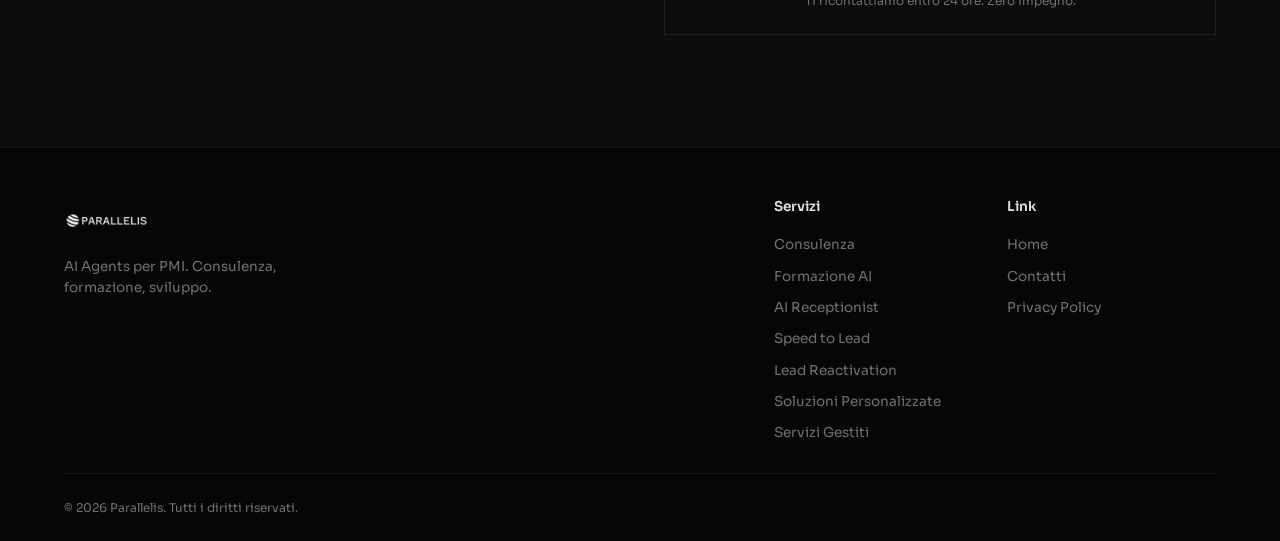
<file: ai-receptionist.html>
<!DOCTYPE html>
<html lang="it" class="no-js">
<head>
<meta charset="UTF-8">
<meta name="viewport" content="width=device-width, initial-scale=1.0">
<title>AI Receptionist 24/7 per PMI | Parallelis Parma</title>
<meta name="description" content="Receptionist AI che risponde al telefono 24 ore su 24, parla italiano, prenota appuntamenti su Google Calendar. Da 297€/mese. Garanzia soddisfatti o rimborsati 30 giorni.">
<meta name="keywords" content="receptionist AI, assistente vocale, segretaria AI, dentista, studio dentistico, prenotazioni automatiche, agente vocale">
<meta name="author" content="Parallelis">
<meta name="robots" content="index, follow">
<link rel="canonical" href="https://parallelis.it/ai-receptionist">
<link rel="alternate" hreflang="it" href="https://parallelis.it/ai-receptionist">
<link rel="alternate" hreflang="x-default" href="https://parallelis.it/ai-receptionist">

<meta property="og:title" content="AI Receptionist — La tua segretaria AI che non dorme mai">
<meta property="og:description" content="Risponde al telefono 24/7, prenota appuntamenti, parla italiano perfetto. Garanzia 30 giorni.">
<meta property="og:type" content="product">
<meta property="og:url" content="https://parallelis.it/ai-receptionist">
<meta property="og:site_name" content="Parallelis">

<meta property="og:image" content="https://parallelis.it/og-image.jpg">
<meta property="og:image:width" content="1200">
<meta property="og:image:height" content="630">
<meta name="twitter:image" content="https://parallelis.it/og-image.jpg">

<meta name="twitter:card" content="summary_large_image">
<meta name="twitter:title" content="AI Receptionist — Segretaria AI 24/7 per la tua azienda">
<meta name="twitter:description" content="Non perdere più clienti. L'AI risponde, prenota, ti notifica. 297€/mese.">

<script type="application/ld+json">
{
  "@context": "https://schema.org",
  "@type": "SoftwareApplication",
  "name": "AI Receptionist by Parallelis",
  "applicationCategory": "BusinessApplication",
  "operatingSystem": "Cloud",
  "description": "Assistente vocale AI 24/7 per studi professionali e PMI. Risponde al telefono, prenota appuntamenti, qualifica clienti.",
  "offers": {
    "@type": "AggregateOffer",
    "lowPrice": "997",
    "highPrice": "1997",
    "priceCurrency": "EUR",
    "billingPeriod": "P1M"
  }
}
</script>

<link rel="preconnect" href="https://fonts.googleapis.com">
<link rel="preconnect" href="https://fonts.gstatic.com" crossorigin>
<link rel="icon" type="image/png" href="favicon.png" sizes="64x64">
<link rel="apple-touch-icon" href="apple-touch-icon.png">
<link href="https://fonts.googleapis.com/css2?family=Sora:wght@300;400;500;600;700;800&family=JetBrains+Mono:wght@400;500&display=swap" rel="stylesheet">
<link rel="stylesheet" href="styles.css">
<link rel="stylesheet" href="receptionist.css">
<script>document.documentElement.classList.remove('no-js');</script>
</head>
<body>

<a href="#main-content" class="skip-link">Salta al contenuto</a>

<header class="site-header" role="banner">
  <nav class="nav" aria-label="Navigazione principale">
    <a href="/" class="logo" aria-label="Parallelis Home">
      <img src="parallelis-logo-amber.png" alt="Parallelis" class="logo-img" width="240" height="135">
    </a>
    <div class="nav-links" id="nav-menu">
      <a href="#come-funziona">Come funziona</a>
      <a href="#prezzi">Prezzi</a>
      <a href="#faq">FAQ</a>
      <a href="#contatto" class="btn btn--nav">Richiedi demo</a>
    </div>
    <button class="hamburger" aria-label="Menu" aria-expanded="false" aria-controls="nav-menu">
      <span class="hamburger-line"></span>
      <span class="hamburger-line"></span>
    </button>
  </nav>
</header>

<main id="main-content">

  <section class="lp-hero" id="hero">
    <div class="lp-hero-bg">
      <canvas class="lp-hero-canvas" aria-hidden="true"></canvas>
    </div>
    <div class="lp-hero-inner">
      <div class="lp-hero-text">
        <p class="lp-badge">
          <span class="lp-badge-dot"></span>
          Per studi e PMI
        </p>
        <h1 class="lp-hero-title">
          La tua segretaria AI<br>
          <span class="text-accent">non dorme mai.</span>
        </h1>
        <p class="lp-hero-sub">
          Risponde al telefono 24 ore su 24. Prenota appuntamenti. Parla italiano perfetto.<br>
          <strong>Costa 1/4 di una segretaria part-time.</strong>
        </p>
        <div class="lp-hero-cta">
          <a href="#contatto" class="btn btn--primary btn--lg">
            Richiedi una demo gratuita
            <span class="btn-arrow">→</span>
          </a>
          <p class="lp-hero-note">Nessun impegno. Setup in 7 giorni.</p>
        </div>
      </div>

      <div class="lp-hero-metric" aria-hidden="true">
        <div class="lp-metric-card">
          <span class="lp-metric-value" data-count="5">0</span><span class="lp-metric-dash">—</span><span class="lp-metric-value" data-count="10">0</span>
          <span class="lp-metric-label">chiamate perse ogni mese<br>dal tuo studio o azienda</span>
        </div>
        <div class="lp-metric-card lp-metric-card--accent">
          <span class="lp-metric-currency">€</span><span class="lp-metric-value" data-count="1600">0</span><span class="lp-metric-range">—€9.000</span>
          <span class="lp-metric-label">mancato guadagno mensile<br>per chiamate non risposte</span>
        </div>
      </div>
    </div>

    <div class="lp-wave" aria-hidden="true">
      <svg viewBox="0 0 800 100" preserveAspectRatio="none">
        <path class="wave-line wave-1" d="M0,50 C200,20 600,80 800,50" fill="none" stroke="currentColor" stroke-width="1"/>
        <path class="wave-line wave-2" d="M0,50 C200,30 600,70 800,50" fill="none" stroke="currentColor" stroke-width="1"/>
        <path class="wave-line wave-3" d="M0,50 C200,40 600,60 800,50" fill="none" stroke="currentColor" stroke-width="1"/>
      </svg>
    </div>
  </section>

  <section class="lp-social-proof">
    <div class="lp-proof-inner">
      <span class="lp-proof-item">Setup in <strong>7 giorni</strong></span>
      <span class="lp-proof-sep">·</span>
      <span class="lp-proof-item">ROI <strong>5x—30x</strong> provato</span>
      <span class="lp-proof-sep">·</span>
      <span class="lp-proof-item"><strong>Garanzia</strong> soddisfatti o rimborsati</span>
    </div>
  </section>

  <section class="lp-problem" id="problema">
    <div class="lp-container">
      <div class="lp-section-header">
        <p class="section-eyebrow"><span class="mono-accent">//</span> Il problema</p>
        <h2 class="section-title">
          Ogni chiamata persa<br>
          è <span class="text-accent">un cliente perso.</span>
        </h2>
      </div>
      <div class="lp-problem-grid">
        <div class="lp-problem-item" data-reveal>
          <span class="lp-problem-num">01</span>
          <h3>Sabato e domenica</h3>
          <p>Il telefono squilla ma nessuno risponde. Il cliente chiama il primo studio che risponde.</p>
        </div>
        <div class="lp-problem-item" data-reveal>
          <span class="lp-problem-num">02</span>
          <h3>Durante le visite</h3>
          <p>Sei con un cliente, il personale è occupato. Chi chiama sente occupato.</p>
        </div>
        <div class="lp-problem-item" data-reveal>
          <span class="lp-problem-num">03</span>
          <h3>In pausa pranzo</h3>
          <p>Studio chiuso 13-15. Due ore di chiamate senza risposta, ogni giorno.</p>
        </div>
        <div class="lp-problem-item" data-reveal>
          <span class="lp-problem-num">04</span>
          <h3>Costi fissi alti</h3>
          <p>Segretaria part-time: €1.200/mese. Full-time: €2.000+. E non copre il weekend.</p>
        </div>
      </div>
    </div>
  </section>

  <section class="lp-solution" id="come-funziona">
    <div class="lp-container">
      <div class="lp-section-header">
        <p class="section-eyebrow"><span class="mono-accent">//</span> La soluzione</p>
        <h2 class="section-title">
          Come funziona<br>
          <span class="text-accent">AI Receptionist</span>
        </h2>
      </div>

      <div class="lp-flow">
        <div class="lp-flow-step" data-reveal>
          <div class="lp-flow-visual">
            <div class="lp-phone-ring">
              <svg width="48" height="48" viewBox="0 0 24 24" fill="none" stroke="currentColor" stroke-width="1.5" stroke-linecap="round" stroke-linejoin="round">
                <path d="M22 16.92v3a2 2 0 0 1-2.18 2 19.79 19.79 0 0 1-8.63-3.07 19.5 19.5 0 0 1-6-6 19.79 19.79 0 0 1-3.07-8.67A2 2 0 0 1 4.11 2h3a2 2 0 0 1 2 1.72c.127.96.361 1.903.7 2.81a2 2 0 0 1-.45 2.11L8.09 9.91a16 16 0 0 0 6 6l1.27-1.27a2 2 0 0 1 2.11-.45c.907.339 1.85.573 2.81.7A2 2 0 0 1 22 16.92z"/>
              </svg>
              <span class="lp-ring-pulse"></span>
            </div>
          </div>
          <div class="lp-flow-content">
            <span class="lp-flow-num">1</span>
            <h3>Il cliente chiama</h3>
            <p>In qualsiasi momento. Sabato sera, domenica mattina, durante la pausa pranzo.</p>
          </div>
        </div>

        <div class="lp-flow-connector" aria-hidden="true">
          <span class="lp-connector-line"></span>
        </div>

        <div class="lp-flow-step" data-reveal>
          <div class="lp-flow-visual">
            <div class="lp-ai-brain">
              <svg width="48" height="48" viewBox="0 0 24 24" fill="none" stroke="currentColor" stroke-width="1.5" stroke-linecap="round" stroke-linejoin="round">
                <circle cx="12" cy="12" r="3"/>
                <path d="M12 1v4M12 19v4M4.22 4.22l2.83 2.83M16.95 16.95l2.83 2.83M1 12h4M19 12h4M4.22 19.78l2.83-2.83M16.95 7.05l2.83-2.83"/>
              </svg>
            </div>
          </div>
          <div class="lp-flow-content">
            <span class="lp-flow-num">2</span>
            <h3>L'AI risponde in italiano</h3>
            <p>Voce naturale, professionale. Chiede nome, motivo della chiamata, disponibilità preferite.</p>
          </div>
        </div>

        <div class="lp-flow-connector" aria-hidden="true">
          <span class="lp-connector-line"></span>
        </div>

        <div class="lp-flow-step" data-reveal>
          <div class="lp-flow-visual">
            <div class="lp-calendar-check">
              <svg width="48" height="48" viewBox="0 0 24 24" fill="none" stroke="currentColor" stroke-width="1.5" stroke-linecap="round" stroke-linejoin="round">
                <rect x="3" y="4" width="18" height="18" rx="2" ry="2"/>
                <line x1="16" y1="2" x2="16" y2="6"/>
                <line x1="8" y1="2" x2="8" y2="6"/>
                <line x1="3" y1="10" x2="21" y2="10"/>
                <path d="M9 16l2 2 4-4"/>
              </svg>
            </div>
          </div>
          <div class="lp-flow-content">
            <span class="lp-flow-num">3</span>
            <h3>Prenota su Google Calendar</h3>
            <p>Controlla gli slot liberi, prenota automaticamente, conferma al cliente.</p>
          </div>
        </div>

        <div class="lp-flow-connector" aria-hidden="true">
          <span class="lp-connector-line"></span>
        </div>

        <div class="lp-flow-step" data-reveal>
          <div class="lp-flow-visual">
            <div class="lp-bell-notify">
              <svg width="48" height="48" viewBox="0 0 24 24" fill="none" stroke="currentColor" stroke-width="1.5" stroke-linecap="round" stroke-linejoin="round">
                <path d="M18 8A6 6 0 0 0 6 8c0 7-3 9-3 9h18s-3-2-3-9"/>
                <path d="M13.73 21a2 2 0 0 1-3.46 0"/>
              </svg>
              <span class="lp-notify-badge">1</span>
            </div>
          </div>
          <div class="lp-flow-content">
            <span class="lp-flow-num">4</span>
            <h3>Ricevi la notifica</h3>
            <p>SMS, email o WhatsApp con nome del cliente, orario e motivo della chiamata. Tu non hai fatto nulla.</p>
          </div>
        </div>
      </div>
    </div>
  </section>

  <section class="lp-numbers">
    <div class="lp-container">
      <div class="lp-numbers-grid">
        <div class="lp-number-item" data-reveal>
          <span class="lp-number-value">24/7</span>
          <span class="lp-number-label">Sempre attivo. Weekend, festivi, notte.</span>
        </div>
        <div class="lp-number-item" data-reveal>
          <span class="lp-number-value">&lt;2s</span>
          <span class="lp-number-label">Tempo di risposta. Zero attesa per il paziente.</span>
        </div>
        <div class="lp-number-item" data-reveal>
          <span class="lp-number-value">98%</span>
          <span class="lp-number-label">Tasso prenotazione riuscita dopo la prima settimana.</span>
        </div>
        <div class="lp-number-item" data-reveal>
          <span class="lp-number-value">297€</span>
          <span class="lp-number-label">Al mese. 1/4 di una segretaria part-time.</span>
        </div>
      </div>
    </div>
  </section>

  <section class="lp-pricing" id="prezzi">
    <div class="lp-container">
      <div class="lp-section-header">
        <p class="section-eyebrow"><span class="mono-accent">//</span> Investimento</p>
        <h2 class="section-title">
          Quanto costa<br>
          <span class="text-accent">non perdere pazienti?</span>
        </h2>
      </div>

      <div class="lp-pricing-grid">
        <div class="lp-price-card" data-reveal>
          <div class="lp-price-header">
            <span class="lp-price-tier">Starter</span>
            <div class="lp-price-amount">
              <span class="lp-price-currency">€</span><span class="lp-price-value">297</span>
              <span class="lp-price-period">/mese</span>
            </div>
            <span class="lp-price-setup">+ €997 setup una tantum</span>
          </div>
          <ul class="lp-price-features">
            <li>Agente vocale AI personalizzato</li>
            <li>Prenotazione su Google Calendar</li>
            <li>Notifiche SMS e email</li>
            <li>Orari e servizi configurati</li>
            <li>Supporto tecnico incluso</li>
          </ul>
          <a href="#contatto" class="btn btn--ghost btn--full">
            Richiedi una demo
            <span class="btn-arrow">→</span>
          </a>
        </div>

        <div class="lp-price-card lp-price-card--featured" data-reveal>
          <span class="lp-price-badge">Consigliato</span>
          <div class="lp-price-header">
            <span class="lp-price-tier">Professional</span>
            <div class="lp-price-amount">
              <span class="lp-price-currency">€</span><span class="lp-price-value">497</span>
              <span class="lp-price-period">/mese</span>
            </div>
            <span class="lp-price-setup">+ €1.997 setup una tantum</span>
          </div>
          <ul class="lp-price-features">
            <li>Tutto dello Starter</li>
            <li>Integrazione con il tuo gestionale</li>
            <li>Recall automatico clienti</li>
            <li>Dashboard chiamate e statistiche</li>
            <li>Priorità supporto</li>
          </ul>
          <a href="#contatto" class="btn btn--primary btn--full">
            Richiedi una demo
            <span class="btn-arrow">→</span>
          </a>
        </div>
      </div>

      <div class="lp-pricing-guarantee">
        <svg width="24" height="24" viewBox="0 0 24 24" fill="none" stroke="currentColor" stroke-width="1.5" stroke-linecap="round" stroke-linejoin="round">
          <path d="M12 22s8-4 8-10V5l-8-3-8 3v7c0 6 8 10 8 10z"/>
          <path d="M9 12l2 2 4-4"/>
        </svg>
        <p><strong>Garanzia 30 giorni.</strong> Se dopo 30 giorni non sei soddisfatto, ti rimborsiamo il primo mese. Zero rischi per te.</p>
      </div>
    </div>
  </section>

  <section class="lp-compare">
    <div class="lp-container">
      <div class="lp-section-header">
        <p class="section-eyebrow"><span class="mono-accent">//</span> Confronto</p>
        <h2 class="section-title">
          AI Receptionist vs<br>
          <span class="text-accent">le alternative</span>
        </h2>
      </div>
      <div class="lp-compare-table" data-reveal>
        <div class="lp-compare-row lp-compare-head">
          <span></span>
          <span class="lp-compare-highlight">AI Receptionist</span>
          <span>Segretaria part-time</span>
          <span>Segreteria telefonica</span>
        </div>
        <div class="lp-compare-row">
          <span>Disponibile 24/7</span>
          <span class="lp-compare-highlight"><span class="lp-check">✓</span></span>
          <span><span class="lp-cross">✗</span></span>
          <span><span class="lp-cross">✗</span></span>
        </div>
        <div class="lp-compare-row">
          <span>Prenota appuntamenti</span>
          <span class="lp-compare-highlight"><span class="lp-check">✓</span></span>
          <span><span class="lp-check">✓</span></span>
          <span><span class="lp-cross">✗</span></span>
        </div>
        <div class="lp-compare-row">
          <span>Parla italiano naturale</span>
          <span class="lp-compare-highlight"><span class="lp-check">✓</span></span>
          <span><span class="lp-check">✓</span></span>
          <span><span class="lp-cross">✗</span></span>
        </div>
        <div class="lp-compare-row">
          <span>Weekend e festivi</span>
          <span class="lp-compare-highlight"><span class="lp-check">✓</span></span>
          <span><span class="lp-cross">✗</span></span>
          <span><span class="lp-check">✓</span></span>
        </div>
        <div class="lp-compare-row">
          <span>Costo mensile</span>
          <span class="lp-compare-highlight">da €297</span>
          <span>€1.200+</span>
          <span>€50-100</span>
        </div>
        <div class="lp-compare-row">
          <span>Non si ammala mai</span>
          <span class="lp-compare-highlight"><span class="lp-check">✓</span></span>
          <span><span class="lp-cross">✗</span></span>
          <span><span class="lp-check">✓</span></span>
        </div>
      </div>
    </div>
  </section>

  <section class="lp-faq" id="faq">
    <div class="lp-container">
      <div class="lp-section-header">
        <p class="section-eyebrow"><span class="mono-accent">//</span> Domande frequenti</p>
        <h2 class="section-title">
          Dubbi?<br>
          <span class="text-accent">Risposte.</span>
        </h2>
      </div>

      <div class="lp-faq-list">
        <details class="lp-faq-item" data-reveal>
          <summary>
            <span>"I miei clienti preferiscono parlare con una persona."</span>
            <span class="lp-faq-toggle">+</span>
          </summary>
          <p>Certo, e l'AI non sostituisce il personale durante l'orario di lavoro. Ma quando non potete rispondere — sabato, domenica, in pausa pranzo — l'AI recupera i clienti che altrimenti chiamerebbero il concorrente. Il 73% delle persone preferisce parlare con un'AI che risponde subito piuttosto che sentire la segreteria.</p>
        </details>

        <details class="lp-faq-item" data-reveal>
          <summary>
            <span>"E se sbaglia a prenotare?"</span>
            <span class="lp-faq-toggle">+</span>
          </summary>
          <p>La prima settimana monitoriamo insieme ogni chiamata. L'AI impara dai tuoi orari e dalle tue regole. Dopo 7 giorni di calibrazione, il tasso di errore è sotto il 2%. E ogni prenotazione ti arriva come notifica, quindi puoi sempre verificare.</p>
        </details>

        <details class="lp-faq-item" data-reveal>
          <summary>
            <span>"Costa troppo."</span>
            <span class="lp-faq-toggle">+</span>
          </summary>
          <p>Una segretaria part-time costa €1.200/mese e copre solo 4-5 ore al giorno. AI Receptionist costa €297/mese, copre 24 ore e non si ammala mai. Un solo cliente recuperato al mese ripaga il servizio quasi 3 volte.</p>
        </details>

        <details class="lp-faq-item" data-reveal>
          <summary>
            <span>"Ho già la segretaria."</span>
            <span class="lp-faq-toggle">+</span>
          </summary>
          <p>Perfetto — l'AI la libera dal telefono, non la sostituisce. Il tuo personale si concentra sui clienti in sede, l'AI gestisce le chiamate quando nessuno può rispondere. È una collaborazione, non una sostituzione.</p>
        </details>

        <details class="lp-faq-item" data-reveal>
          <summary>
            <span>"Come viene configurata?"</span>
            <span class="lp-faq-toggle">+</span>
          </summary>
          <p>Una chiamata di 30 minuti in cui ci dici i tuoi orari, servizi, e come vuoi che risponda. Noi colleghiamo il tuo Google Calendar, configuriamo il numero, e facciamo chiamate di prova insieme. In 7 giorni sei operativo.</p>
        </details>

        <details class="lp-faq-item" data-reveal>
          <summary>
            <span>"Devo cambiare numero di telefono?"</span>
            <span class="lp-faq-toggle">+</span>
          </summary>
          <p>No. Puoi deviare le chiamate non risposte al nostro numero, oppure usare un nuovo numero per le chiamate fuori orario. Entrambe le opzioni funzionano. Non tocchiamo il tuo numero esistente.</p>
        </details>
      </div>
    </div>
  </section>

  <section class="lp-cta" id="contatto">
    <div class="lp-container">
      <div class="lp-cta-grid">
        <div class="lp-cta-text">
          <p class="section-eyebrow"><span class="mono-accent">//</span> Prossimo passo</p>
          <h2 class="section-title">
            Inizia a recuperare<br>
            <span class="text-accent">clienti da domani.</span>
          </h2>
          <p class="lp-cta-desc">
            Richiedi una demo gratuita di AI Receptionist. Ti mostriamo come funziona sul tuo business.
            Setup in 7 giorni, zero configurazione tecnica da parte tua.
          </p>
          <div class="lp-cta-contact">
            <a href="mailto:info@parallelis.it" class="lp-cta-phone">
              <svg width="20" height="20" viewBox="0 0 24 24" fill="none" stroke="currentColor" stroke-width="1.5"><path d="M4 4h16c1.1 0 2 .9 2 2v12c0 1.1-.9 2-2 2H4c-1.1 0-2-.9-2-2V6c0-1.1.9-2 2-2z"/><polyline points="22,6 12,13 2,6"/></svg>
              <span>Scrivici: <strong>info@parallelis.it</strong></span>
            </a>
          </div>
        </div>

        <form class="contact-form" netlify name="ai-receptionist" method="POST" data-netlify="true">
          <input type="hidden" name="form-name" value="ai-receptionist">
          <input type="hidden" name="product" value="AI Receptionist">
          <div class="form-group">
            <label for="air-name">Nome</label>
            <input type="text" id="air-name" name="name" placeholder="Dott. Mario Rossi" autocomplete="name" required>
          </div>
          <div class="form-group">
            <label for="air-email">Email</label>
            <input type="email" id="air-email" name="email" placeholder="mario@studio.it" autocomplete="email" required>
          </div>
          <div class="form-group">
            <label for="air-phone">Telefono azienda</label>
            <input type="tel" id="air-phone" name="phone" placeholder="+39 ..." autocomplete="tel">
          </div>
          <div class="form-group">
            <label for="air-message">Quante chiamate pensi di perdere ogni mese?</label>
            <textarea id="air-message" name="message" rows="3" placeholder="Es: 5-10 chiamate al mese, soprattutto il sabato e in pausa pranzo..." required></textarea>
          </div>
          <button type="submit" class="btn btn--primary btn--full">
            Richiedi la demo gratuita
            <span class="btn-arrow">→</span>
          </button>
          <p class="form-note">Ti ricontattiamo entro 24 ore. Zero impegno.</p>
        </form>
      </div>
    </div>
  </section>

</main>

<footer class="site-footer" role="contentinfo">
  <div class="lp-container">
    <div class="footer-grid">
      <div class="footer-brand">
        <a href="/" class="logo">
          <img src="parallelis-logo-dark.png" alt="Parallelis" class="logo-img logo-img--small" width="120" height="67" loading="lazy">
        </a>
        <p class="footer-desc">AI Agents per PMI. Consulenza, formazione, sviluppo.</p>
      </div>
      <div class="footer-links">
        <nav class="footer-col" aria-label="Servizi">
          <h4>Servizi</h4>
          <a href="/#servizi">Consulenza</a>
          <a href="/formazione-ai">Formazione AI</a>
          <a href="/ai-receptionist">AI Receptionist</a>
          <a href="/speed-to-lead-agent">Speed to Lead</a>
          <a href="/lead-reactivation-agent">Lead Reactivation</a>
          <a href="#servizi">Soluzioni Personalizzate</a>
          <a href="#servizi">Servizi Gestiti</a>
        </nav>
        <nav class="footer-col" aria-label="Navigazione">
          <h4>Link</h4>
          <a href="/">Home</a>
          <a href="/ai-receptionist#contatto">Contatti</a>
          <a href="mailto:info@parallelis.it?subject=Privacy">Privacy Policy</a>
        </nav>
      </div>
    </div>
    <div class="footer-bottom">
      <p>&copy; 2026 Parallelis. Tutti i diritti riservati.</p>
    </div>
  </div>
</footer>

<script src="script.js"></script>
<script src="receptionist.js"></script>

<div class="lp-mobile-cta" id="mobile-cta" aria-hidden="true">
  <a href="#contatto" class="btn btn--primary btn--full">
    Richiedi demo gratuita
    <span class="btn-arrow">→</span>
  </a>
</div>

</body>
</html>
</file>
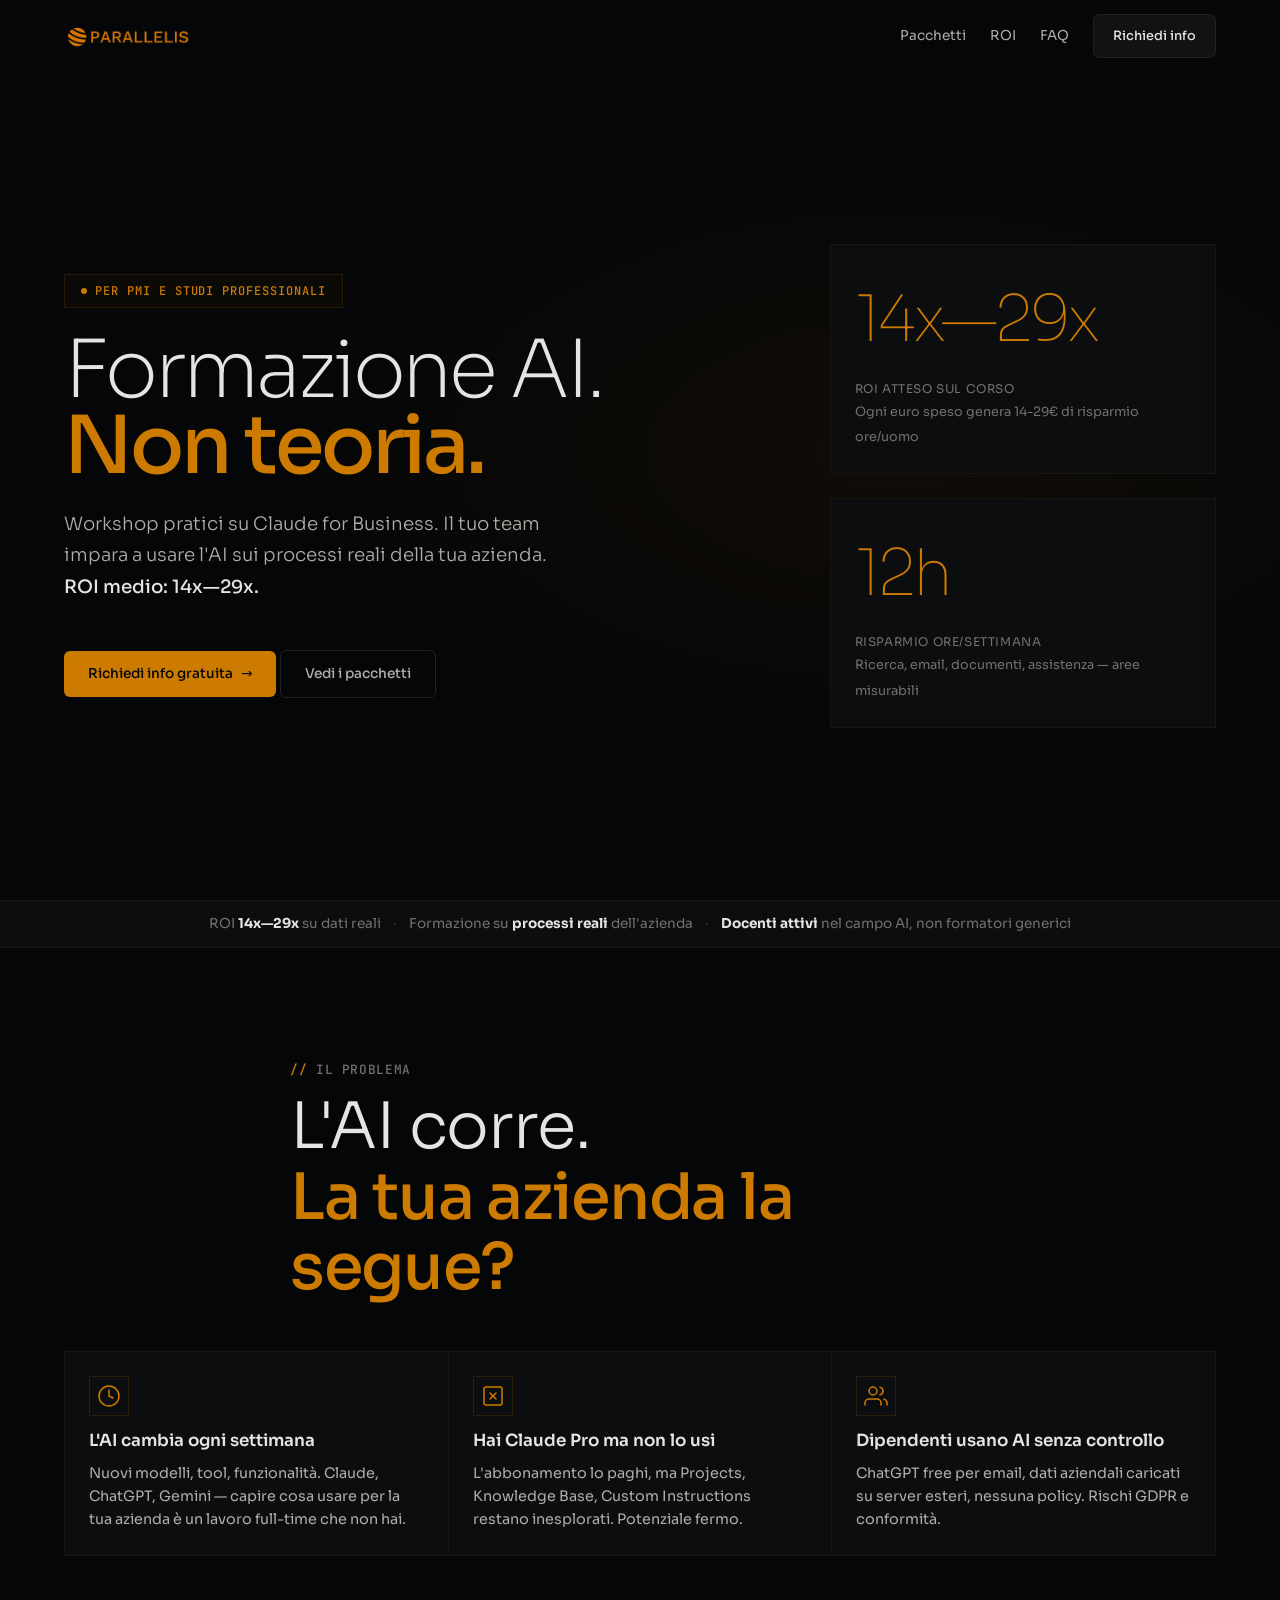
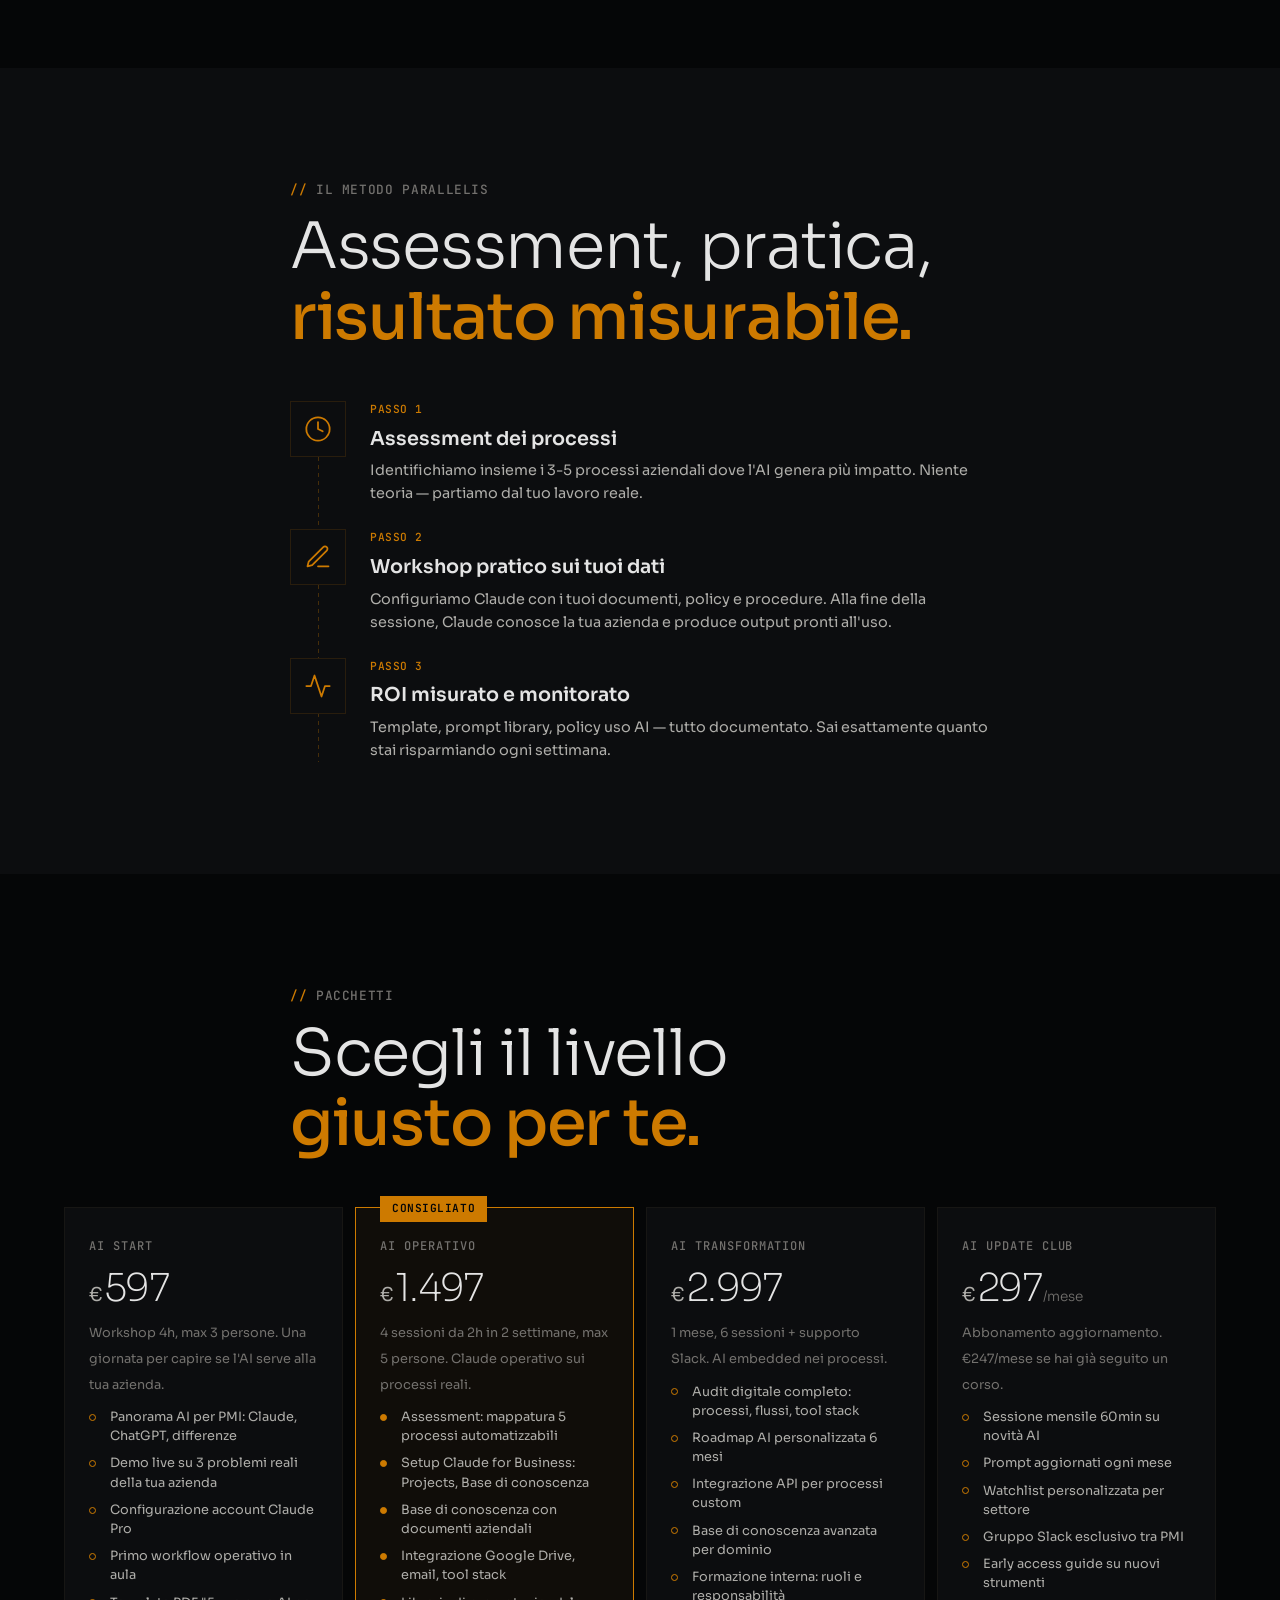
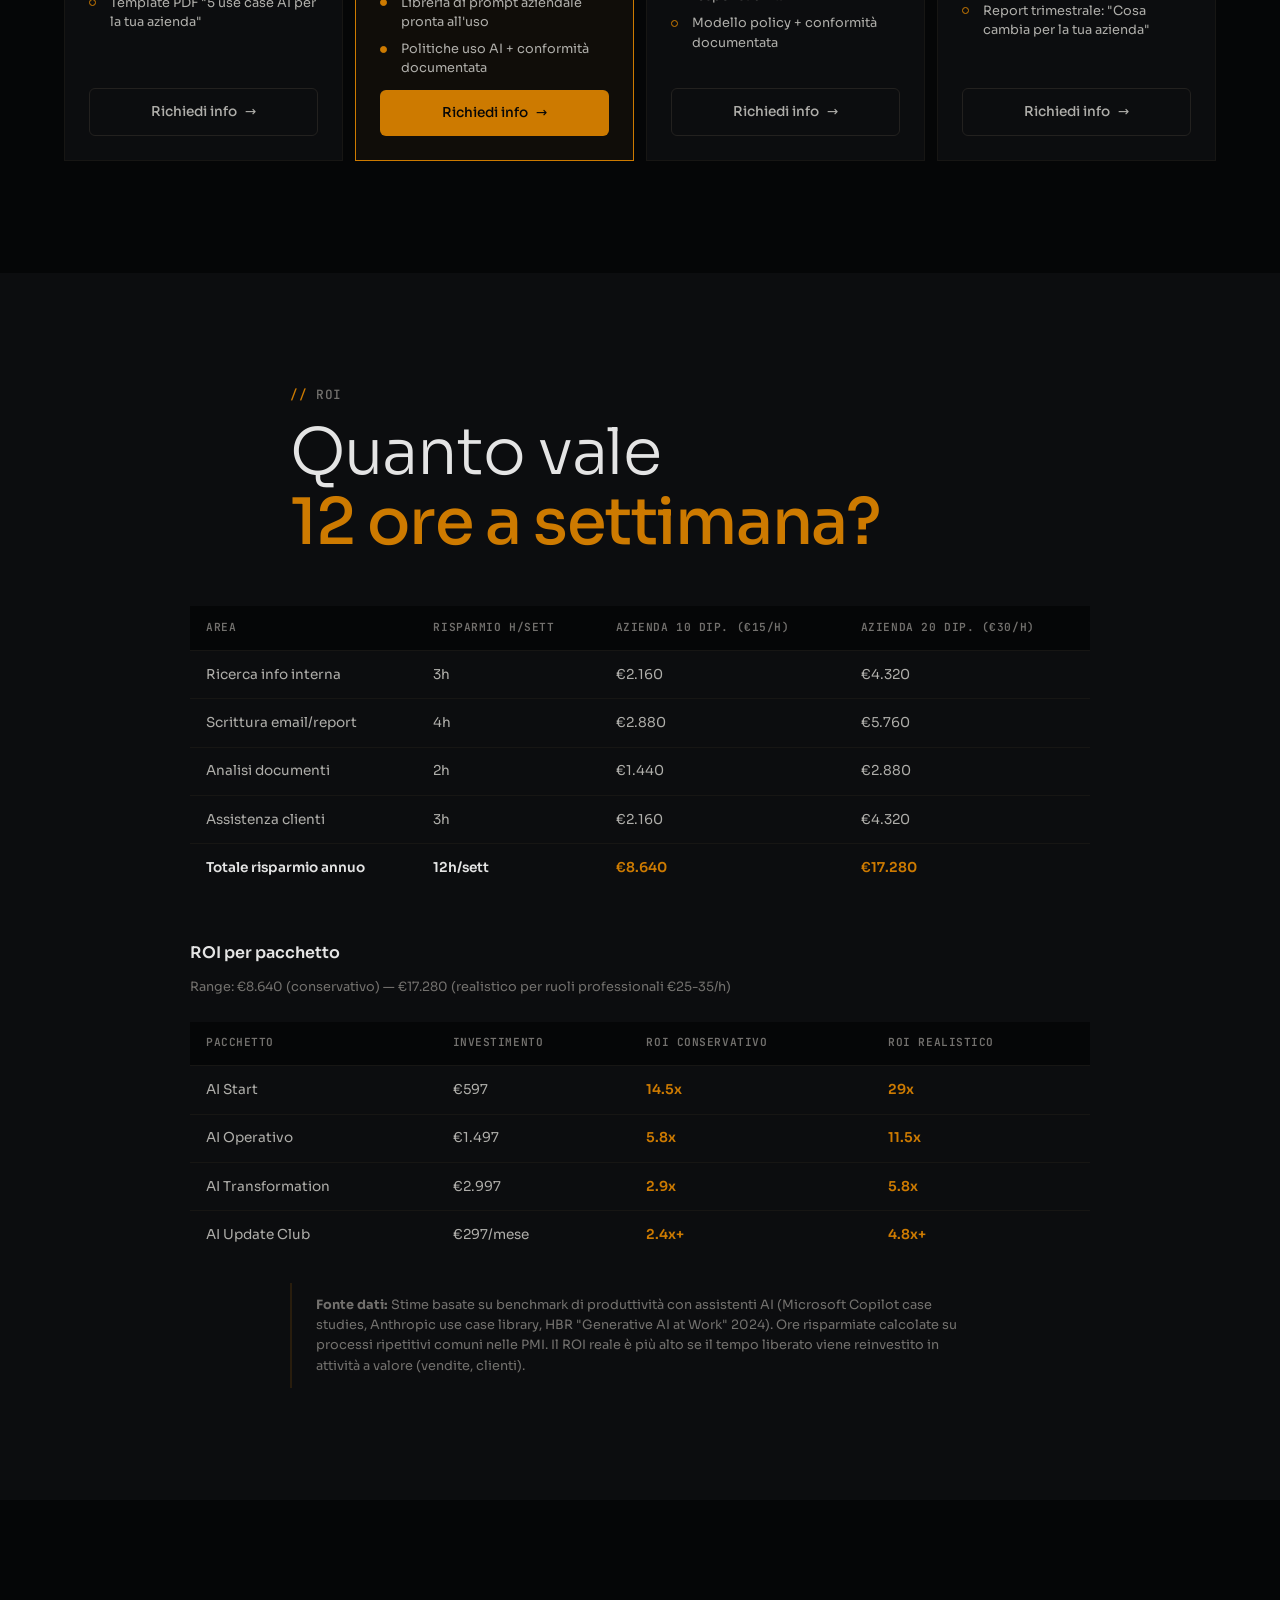
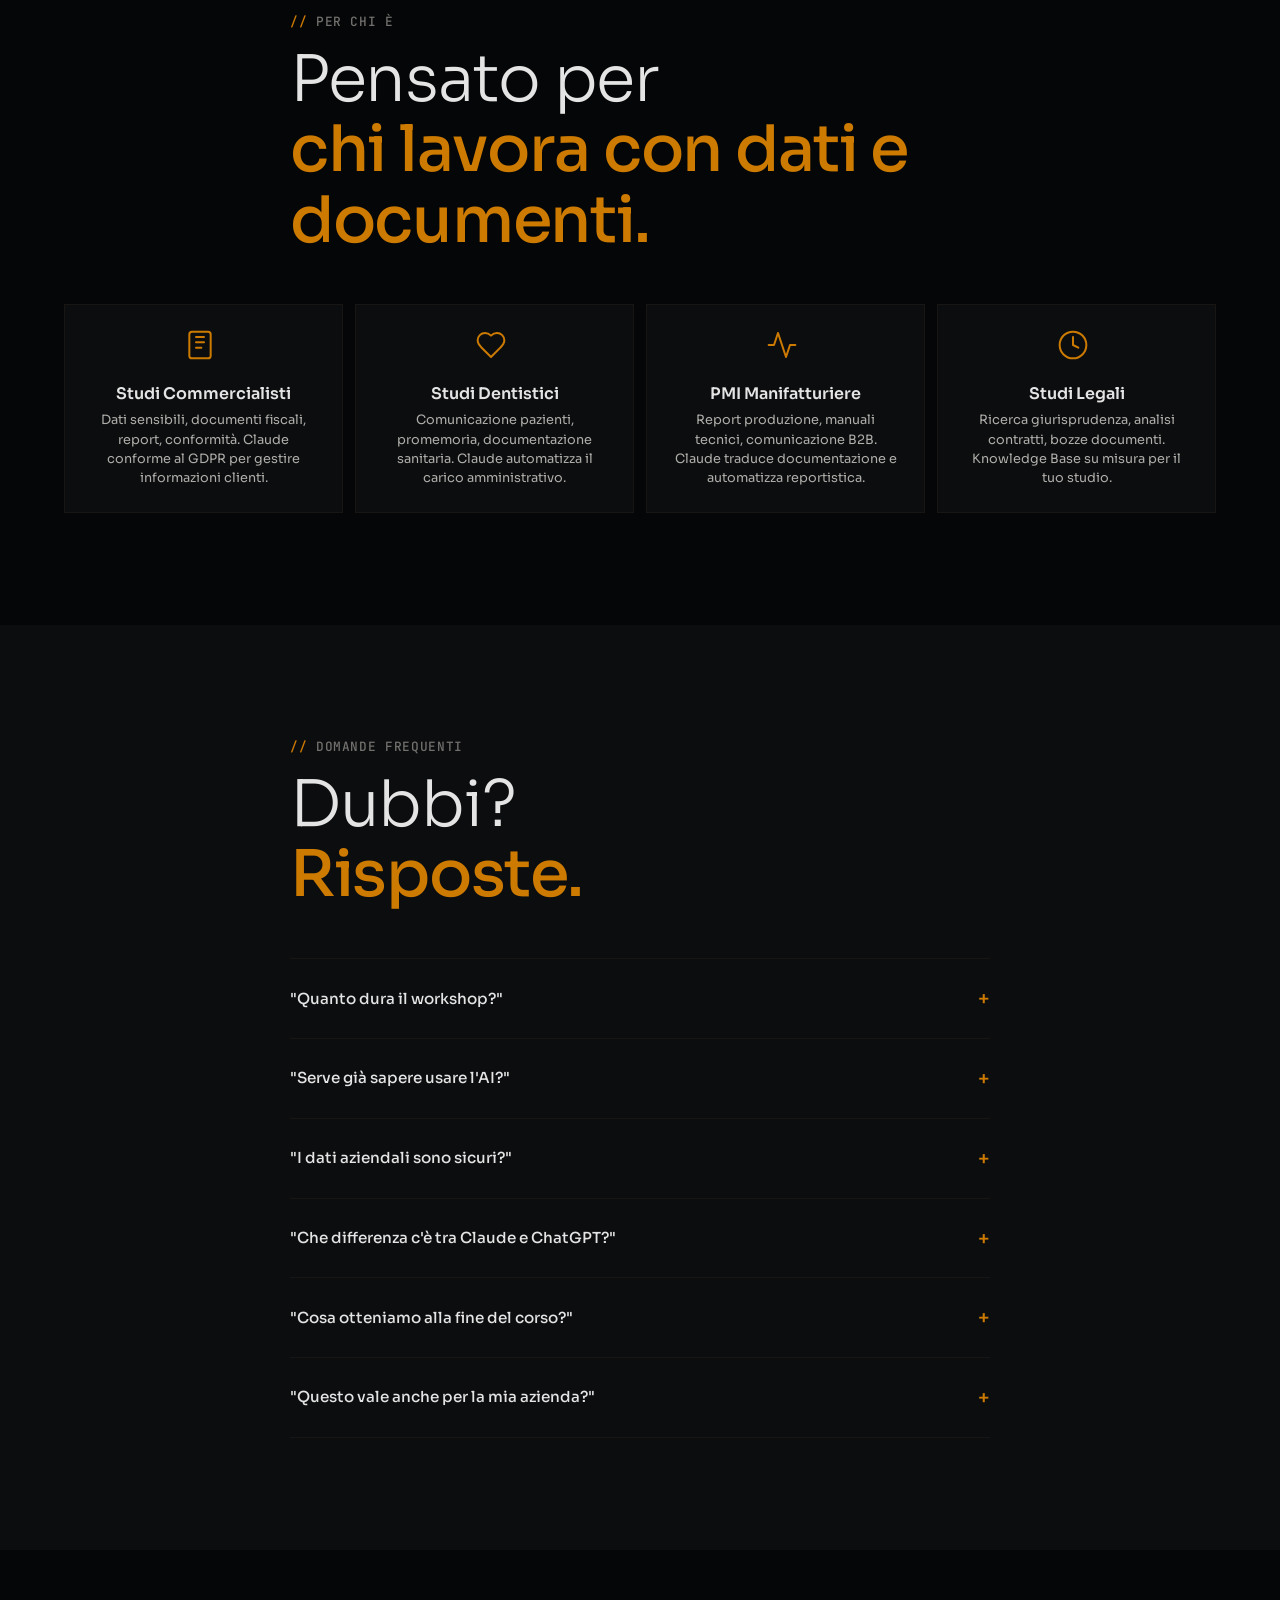
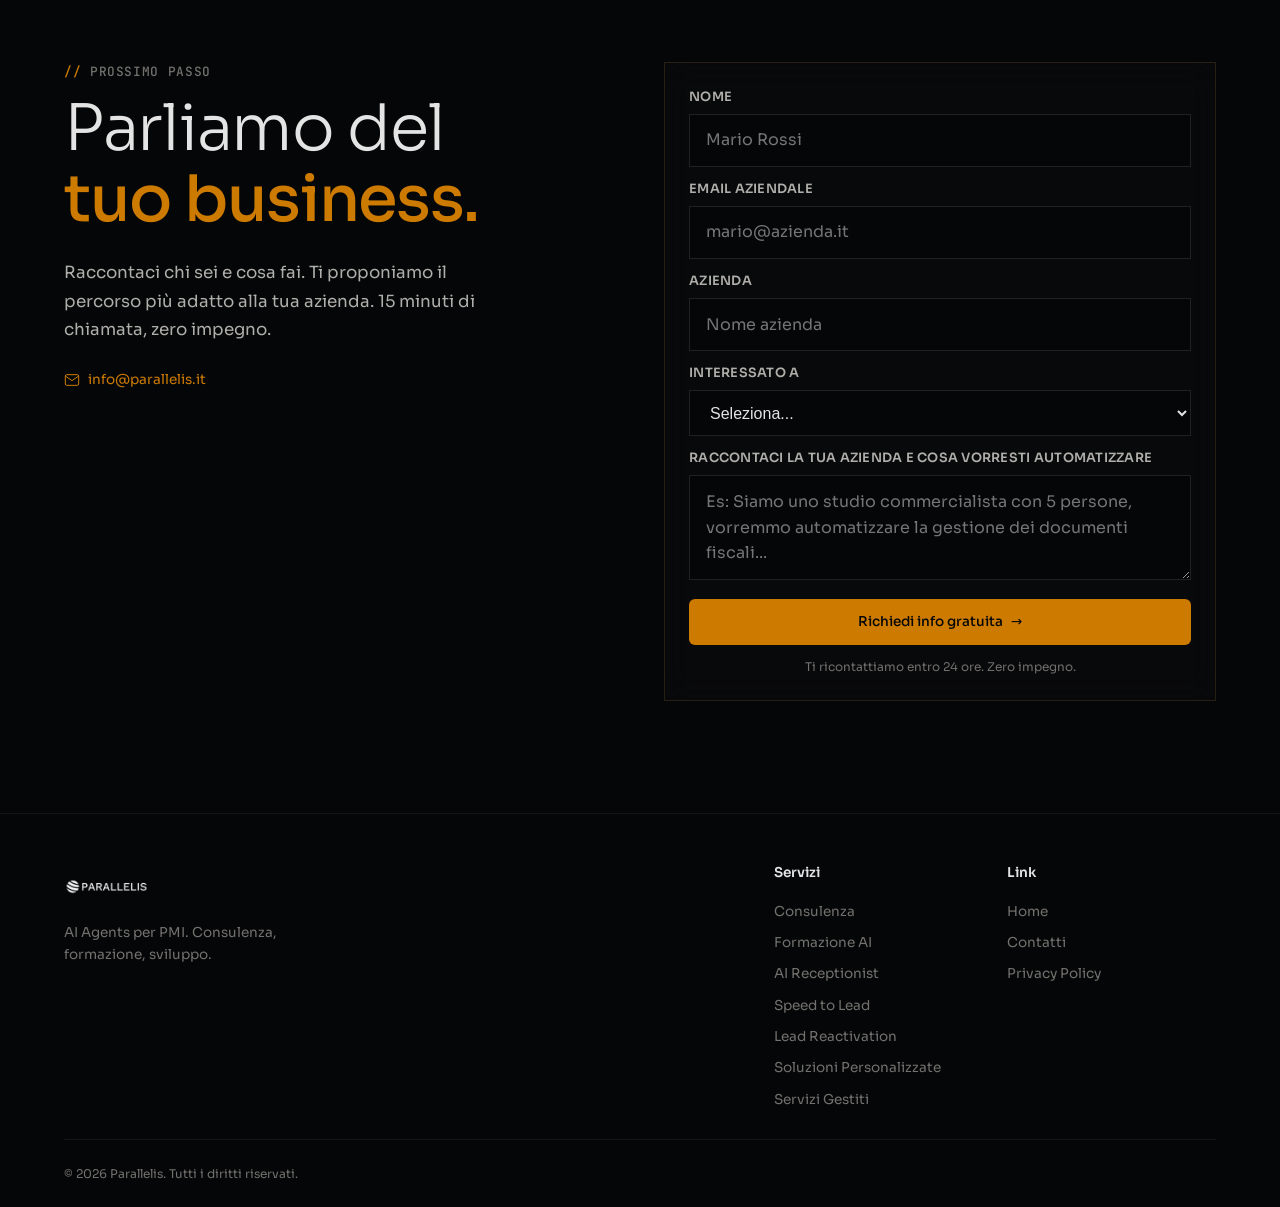
<file: formazione-ai.html>
<!DOCTYPE html>
<html lang="it" class="no-js">
<head>
<meta charset="UTF-8">
<meta name="viewport" content="width=device-width, initial-scale=1.0">
<title>Formazione AI per PMI | Claude for Business | Parallelis</title>
<meta name="description" content="Formazione AI per PMI. Corsi pratici su Claude for Business e AI Agents per team aziendali. Da 597€ a persona. Workshop pratici, non teoria. Parallelis.">
<meta name="keywords" content="formazione AI, PMI, Claude for Business, corso AI, workshop AI, agenti AI, formazione aziendale, Parma">
<meta name="author" content="Parallelis">
<meta name="robots" content="index, follow">
<link rel="canonical" href="https://parallelis.it/formazione-ai">
<link rel="alternate" hreflang="it" href="https://parallelis.it/formazione-ai">
<link rel="alternate" hreflang="x-default" href="https://parallelis.it/formazione-ai">

<meta property="og:title" content="Formazione AI per PMI — Parallelis">
<meta property="og:description" content="Non teoria — strumenti che funzionano domani. Workshop pratici su Claude for Business per PMI. ROI 14x-29x.">
<meta property="og:type" content="website">
<meta property="og:url" content="https://parallelis.it/formazione-ai">
<meta property="og:site_name" content="Parallelis">

<meta property="og:image" content="https://parallelis.it/og-image.jpg">
<meta property="og:image:width" content="1200">
<meta property="og:image:height" content="630">
<meta name="twitter:image" content="https://parallelis.it/og-image.jpg">

<meta name="twitter:card" content="summary_large_image">
<meta name="twitter:title" content="Formazione AI per PMI — Parallelis">
<meta name="twitter:description" content="Corsi pratici su Claude for Business. Da €597. ROI 14x-29x.">

<script type="application/ld+json">
{
  "@context": "https://schema.org",
  "@type": "Course",
  "name": "Formazione AI per PMI",
  "description": "Corsi pratici su Claude for Business. Workshop, percorsi avanzati e consulenza strategica.",
  "provider": {
    "@type": "Organization",
    "name": "Parallelis",
    "url": "https://parallelis.it"
  },
  "address": {
    "@type": "PostalAddress",
    "addressLocality": "Parma",
    "addressCountry": "IT"
  }
}
</script>

<link rel="preconnect" href="https://fonts.googleapis.com">
<link rel="preconnect" href="https://fonts.gstatic.com" crossorigin>
<link rel="icon" type="image/png" href="favicon.png" sizes="64x64">
<link rel="apple-touch-icon" href="apple-touch-icon.png">
<link href="https://fonts.googleapis.com/css2?family=Sora:wght@300;400;500;600;700;800&family=JetBrains+Mono:wght@400;500&display=swap" rel="stylesheet">
<link rel="stylesheet" href="styles.css">
<link rel="stylesheet" href="formazione-ai.css">
<script>document.documentElement.classList.remove('no-js');</script>
</head>
<body>

<a href="#main-content" class="skip-link">Salta al contenuto</a>

<header class="site-header" role="banner">
  <nav class="nav" aria-label="Navigazione principale">
    <a href="/" class="logo" aria-label="Parallelis Home">
      <img src="parallelis-logo-amber.png" alt="Parallelis" class="logo-img" width="240" height="135">
    </a>
    <div class="nav-links" id="nav-menu">
      <a href="#pacchetti">Pacchetti</a>
      <a href="#roi">ROI</a>
      <a href="#faq">FAQ</a>
      <a href="#contatto" class="btn btn--nav">Richiedi info</a>
    </div>
    <button class="hamburger" aria-label="Menu" aria-expanded="false" aria-controls="nav-menu">
      <span class="hamburger-line"></span>
      <span class="hamburger-line"></span>
    </button>
  </nav>
</header>

<main id="main-content">

  <section class="fa-hero" id="hero">
    <div class="fa-hero-bg">
      <canvas class="fa-hero-canvas" aria-hidden="true"></canvas>
    </div>
    <div class="fa-hero-inner">
      <div class="fa-hero-text">
        <p class="fa-badge">
          <span class="fa-badge-dot"></span>
          Per PMI e studi professionali
        </p>
        <h1 class="fa-hero-title">
          Formazione AI.<br>
          <span class="text-accent">Non teoria.</span>
        </h1>
        <p class="fa-hero-sub">
          Workshop pratici su Claude for Business. Il tuo team impara a usare l'AI sui processi reali della tua azienda.<br>
          <strong>ROI medio: 14x—29x.</strong>
        </p>
        <div class="fa-hero-cta">
          <a href="#contatto" class="btn btn--primary">
            Richiedi info gratuita
            <span class="btn-arrow">→</span>
          </a>
          <a href="#pacchetti" class="btn btn--ghost">Vedi i pacchetti</a>
        </div>
      </div>

      <div class="fa-hero-metric" aria-hidden="true">
        <div class="fa-metric-card">
          <span class="fa-metric-value">14x—29x</span>
          <span class="fa-metric-label">ROI atteso sul corso</span>
          <span class="fa-metric-sub">Ogni euro speso genera 14-29€ di risparmio ore/uomo</span>
        </div>
        <div class="fa-metric-card">
          <span class="fa-metric-value">12h</span>
          <span class="fa-metric-label">Risparmio ore/settimana</span>
          <span class="fa-metric-sub">Ricerca, email, documenti, assistenza — aree misurabili</span>
        </div>
      </div>
    </div>
  </section>

  <section class="fa-social-proof">
    <div class="fa-proof-inner">
      <span class="fa-proof-item">ROI <strong>14x—29x</strong> su dati reali</span>
      <span class="fa-proof-sep">·</span>
      <span class="fa-proof-item">Formazione su <strong>processi reali</strong> dell'azienda</span>
      <span class="fa-proof-sep">·</span>
      <span class="fa-proof-item"><strong>Docenti attivi</strong> nel campo AI, non formatori generici</span>
    </div>
  </section>

  <section class="fa-pain" id="problema">
    <div class="fa-container">
      <div class="fa-section-header">
        <p class="section-eyebrow"><span class="mono-accent">//</span> Il problema</p>
        <h2 class="section-title">
          L'AI corre.<br>
          <span class="text-accent">La tua azienda la segue?</span>
        </h2>
      </div>
      <div class="fa-pain-grid">
        <div class="fa-pain-item" data-reveal>
          <div class="fa-pain-icon" aria-hidden="true">
            <svg width="24" height="24" viewBox="0 0 24 24" fill="none" stroke="currentColor" stroke-width="1.5" stroke-linecap="round" stroke-linejoin="round">
              <circle cx="12" cy="12" r="10"/>
              <polyline points="12 6 12 12 16 14"/>
            </svg>
          </div>
          <h3>L'AI cambia ogni settimana</h3>
          <p>Nuovi modelli, tool, funzionalità. Claude, ChatGPT, Gemini — capire cosa usare per la tua azienda è un lavoro full-time che non hai.</p>
        </div>
        <div class="fa-pain-item" data-reveal>
          <div class="fa-pain-icon" aria-hidden="true">
            <svg width="24" height="24" viewBox="0 0 24 24" fill="none" stroke="currentColor" stroke-width="1.5" stroke-linecap="round" stroke-linejoin="round">
              <rect x="3" y="3" width="18" height="18" rx="2" ry="2"/>
              <line x1="9" y1="9" x2="15" y2="15"/>
              <line x1="15" y1="9" x2="9" y2="15"/>
            </svg>
          </div>
          <h3>Hai Claude Pro ma non lo usi</h3>
          <p>L'abbonamento lo paghi, ma Projects, Knowledge Base, Custom Instructions restano inesplorati. Potenziale fermo.</p>
        </div>
        <div class="fa-pain-item" data-reveal>
          <div class="fa-pain-icon" aria-hidden="true">
            <svg width="24" height="24" viewBox="0 0 24 24" fill="none" stroke="currentColor" stroke-width="1.5" stroke-linecap="round" stroke-linejoin="round">
              <path d="M17 21v-2a4 4 0 0 0-4-4H5a4 4 0 0 0-4 4v2"/>
              <circle cx="9" cy="7" r="4"/>
              <path d="M23 21v-2a4 4 0 0 0-3-3.87"/>
              <path d="M16 3.13a4 4 0 0 1 0 7.75"/>
            </svg>
          </div>
          <h3>Dipendenti usano AI senza controllo</h3>
          <p>ChatGPT free per email, dati aziendali caricati su server esteri, nessuna policy. Rischi GDPR e conformità.</p>
        </div>
      </div>
    </div>
  </section>

  <section class="fa-method" id="metodo">
    <div class="fa-container">
      <div class="fa-section-header">
        <p class="section-eyebrow"><span class="mono-accent">//</span> Il metodo Parallelis</p>
        <h2 class="section-title">
          Assessment, pratica,<br>
          <span class="text-accent">risultato misurabile.</span>
        </h2>
      </div>
      <div class="fa-method-timeline">
        <div class="fa-method-step" data-reveal>
          <div class="fa-method-icon" aria-hidden="true">
            <svg width="28" height="28" viewBox="0 0 24 24" fill="none" stroke="currentColor" stroke-width="1.5" stroke-linecap="round" stroke-linejoin="round">
              <circle cx="12" cy="12" r="10"/>
              <polyline points="12 6 12 12 16 14"/>
            </svg>
          </div>
          <div class="fa-method-content">
            <span class="fa-method-tag">Passo 1</span>
            <h3>Assessment dei processi</h3>
            <p>Identifichiamo insieme i 3-5 processi aziendali dove l'AI genera più impatto. Niente teoria — partiamo dal tuo lavoro reale.</p>
          </div>
        </div>
        <div class="fa-method-step" data-reveal>
          <div class="fa-method-icon" aria-hidden="true">
            <svg width="28" height="28" viewBox="0 0 24 24" fill="none" stroke="currentColor" stroke-width="1.5" stroke-linecap="round" stroke-linejoin="round">
              <path d="M12 20h9"/>
              <path d="M16.5 3.5a2.121 2.121 0 0 1 3 3L7 19l-4 1 1-4L16.5 3.5z"/>
            </svg>
          </div>
          <div class="fa-method-content">
            <span class="fa-method-tag">Passo 2</span>
            <h3>Workshop pratico sui tuoi dati</h3>
            <p>Configuriamo Claude con i tuoi documenti, policy e procedure. Alla fine della sessione, Claude conosce la tua azienda e produce output pronti all'uso.</p>
          </div>
        </div>
        <div class="fa-method-step" data-reveal>
          <div class="fa-method-icon" aria-hidden="true">
            <svg width="28" height="28" viewBox="0 0 24 24" fill="none" stroke="currentColor" stroke-width="1.5" stroke-linecap="round" stroke-linejoin="round">
              <polyline points="22 12 18 12 15 21 9 3 6 12 2 12"/>
            </svg>
          </div>
          <div class="fa-method-content">
            <span class="fa-method-tag">Passo 3</span>
            <h3>ROI misurato e monitorato</h3>
            <p>Template, prompt library, policy uso AI — tutto documentato. Sai esattamente quanto stai risparmiando ogni settimana.</p>
          </div>
        </div>
      </div>
    </div>
  </section>

  <section class="fa-pricing" id="pacchetti">
    <div class="fa-container">
      <div class="fa-section-header">
        <p class="section-eyebrow"><span class="mono-accent">//</span> Pacchetti</p>
        <h2 class="section-title">
          Scegli il livello<br>
          <span class="text-accent">giusto per te.</span>
        </h2>
      </div>

      <div class="fa-pricing-grid">
        <div class="fa-price-card" data-reveal>
          <div class="fa-price-header">
            <span class="fa-price-tier">AI Start</span>
            <div class="fa-price-amount">
              <span class="fa-price-currency">€</span><span class="fa-price-value">597</span>
            </div>
            <span class="fa-price-desc">Workshop 4h, max 3 persone. Una giornata per capire se l'AI serve alla tua azienda.</span>
          </div>
          <ul class="fa-price-features">
            <li>Panorama AI per PMI: Claude, ChatGPT, differenze</li>
            <li>Demo live su 3 problemi reali della tua azienda</li>
            <li>Configurazione account Claude Pro</li>
            <li>Primo workflow operativo in aula</li>
            <li>Template PDF "5 use case AI per la tua azienda"</li>
          </ul>
          <a href="#contatto" class="btn btn--ghost btn--full">
            Richiedi info
            <span class="btn-arrow">→</span>
          </a>
        </div>

        <div class="fa-price-card fa-price-card--featured" data-reveal>
          <span class="fa-price-badge">Consigliato</span>
          <div class="fa-price-header">
            <span class="fa-price-tier">AI Operativo</span>
            <div class="fa-price-amount">
              <span class="fa-price-currency">€</span><span class="fa-price-value">1.497</span>
            </div>
            <span class="fa-price-desc">4 sessioni da 2h in 2 settimane, max 5 persone. Claude operativo sui processi reali.</span>
          </div>
          <ul class="fa-price-features">
            <li>Assessment: mappatura 5 processi automatizzabili</li>
            <li>Setup Claude for Business: Projects, Base di conoscenza</li>
            <li>Base di conoscenza con documenti aziendali</li>
            <li>Integrazione Google Drive, email, tool stack</li>
            <li>Libreria di prompt aziendale pronta all'uso</li>
            <li>Politiche uso AI + conformità documentata</li>
          </ul>
          <a href="#contatto" class="btn btn--primary btn--full">
            Richiedi info
            <span class="btn-arrow">→</span>
          </a>
        </div>

        <div class="fa-price-card" data-reveal>
          <div class="fa-price-header">
            <span class="fa-price-tier">AI Transformation</span>
            <div class="fa-price-amount">
              <span class="fa-price-currency">€</span><span class="fa-price-value">2.997</span>
            </div>
            <span class="fa-price-desc">1 mese, 6 sessioni + supporto Slack. AI embedded nei processi.</span>
          </div>
          <ul class="fa-price-features">
            <li>Audit digitale completo: processi, flussi, tool stack</li>
            <li>Roadmap AI personalizzata 6 mesi</li>
            <li>Integrazione API per processi custom</li>
            <li>Base di conoscenza avanzata per dominio</li>
            <li>Formazione interna: ruoli e responsabilità</li>
            <li>Modello policy + conformità documentata</li>
          </ul>
          <a href="#contatto" class="btn btn--ghost btn--full">
            Richiedi info
            <span class="btn-arrow">→</span>
          </a>
        </div>

        <div class="fa-price-card" data-reveal>
          <div class="fa-price-header">
            <span class="fa-price-tier">AI Update Club</span>
            <div class="fa-price-amount">
              <span class="fa-price-currency">€</span><span class="fa-price-value">297</span>
              <span class="fa-price-period">/mese</span>
            </div>
            <span class="fa-price-desc">Abbonamento aggiornamento. €247/mese se hai già seguito un corso.</span>
          </div>
          <ul class="fa-price-features">
            <li>Sessione mensile 60min su novità AI</li>
            <li>Prompt aggiornati ogni mese</li>
            <li>Watchlist personalizzata per settore</li>
            <li>Gruppo Slack esclusivo tra PMI</li>
            <li>Early access guide su nuovi strumenti</li>
            <li>Report trimestrale: "Cosa cambia per la tua azienda"</li>
          </ul>
          <a href="#contatto" class="btn btn--ghost btn--full">
            Richiedi info
            <span class="btn-arrow">→</span>
          </a>
        </div>
      </div>
    </div>
  </section>

  <section class="fa-roi" id="roi">
    <div class="fa-container">
      <div class="fa-section-header">
        <p class="section-eyebrow"><span class="mono-accent">//</span> ROI</p>
        <h2 class="section-title">
          Quanto vale<br>
          <span class="text-accent">12 ore a settimana?</span>
        </h2>
      </div>

      <div class="fa-roi-table-wrap">
        <table class="fa-roi-table">
          <thead>
            <tr>
              <th>Area</th>
              <th>Risparmio h/sett</th>
              <th>Azienda 10 dip. (€15/h)</th>
              <th>Azienda 20 dip. (€30/h)</th>
            </tr>
          </thead>
          <tbody>
            <tr>
              <td>Ricerca info interna</td>
              <td>3h</td>
              <td>€2.160</td>
              <td>€4.320</td>
            </tr>
            <tr>
              <td>Scrittura email/report</td>
              <td>4h</td>
              <td>€2.880</td>
              <td>€5.760</td>
            </tr>
            <tr>
              <td>Analisi documenti</td>
              <td>2h</td>
              <td>€1.440</td>
              <td>€2.880</td>
            </tr>
            <tr>
              <td>Assistenza clienti</td>
              <td>3h</td>
              <td>€2.160</td>
              <td>€4.320</td>
            </tr>
            <tr>
              <td class="fa-roi-total">Totale risparmio annuo</td>
              <td class="fa-roi-total">12h/sett</td>
              <td class="fa-roi-highlight">€8.640</td>
              <td class="fa-roi-highlight">€17.280</td>
            </tr>
          </tbody>
        </table>
      </div>

      <div class="fa-roi-levels">
        <h3>ROI per pacchetto</h3>
        <p class="fa-roi-range">Range: €8.640 (conservativo) — €17.280 (realistico per ruoli professionali €25-35/h)</p>
        <div class="fa-roi-table-wrap" style="margin-top:var(--space-sm)">
          <table class="fa-roi-table">
            <thead>
              <tr>
                <th>Pacchetto</th>
                <th>Investimento</th>
                <th>ROI conservativo</th>
                <th>ROI realistico</th>
              </tr>
            </thead>
            <tbody>
              <tr>
                <td>AI Start</td>
                <td>€597</td>
                <td class="fa-roi-highlight">14.5x</td>
                <td class="fa-roi-highlight">29x</td>
              </tr>
              <tr>
                <td>AI Operativo</td>
                <td>€1.497</td>
                <td class="fa-roi-highlight">5.8x</td>
                <td class="fa-roi-highlight">11.5x</td>
              </tr>
              <tr>
                <td>AI Transformation</td>
                <td>€2.997</td>
                <td class="fa-roi-highlight">2.9x</td>
                <td class="fa-roi-highlight">5.8x</td>
              </tr>
              <tr>
                <td>AI Update Club</td>
                <td>€297/mese</td>
                <td class="fa-roi-highlight">2.4x+</td>
                <td class="fa-roi-highlight">4.8x+</td>
              </tr>
            </tbody>
          </table>
        </div>
      </div>

      <div class="fa-roi-note">
        <strong>Fonte dati:</strong> Stime basate su benchmark di produttività con assistenti AI (Microsoft Copilot case studies, Anthropic use case library, HBR "Generative AI at Work" 2024). Ore risparmiate calcolate su processi ripetitivi comuni nelle PMI. Il ROI reale è più alto se il tempo liberato viene reinvestito in attività a valore (vendite, clienti).
      </div>
    </div>
  </section>

  <section class="fa-targets" id="target">
    <div class="fa-container">
      <div class="fa-section-header">
        <p class="section-eyebrow"><span class="mono-accent">//</span> Per chi è</p>
        <h2 class="section-title">
          Pensato per<br>
          <span class="text-accent">chi lavora con dati e documenti.</span>
        </h2>
      </div>

      <div class="fa-target-grid">
        <div class="fa-target-card" data-reveal>
          <div class="fa-target-icon" aria-hidden="true">
            <svg width="32" height="32" viewBox="0 0 24 24" fill="none" stroke="currentColor" stroke-width="1.5" stroke-linecap="round" stroke-linejoin="round">
              <rect x="4" y="2" width="16" height="20" rx="2"/>
              <line x1="9" y1="6" x2="15" y2="6"/>
              <line x1="9" y1="10" x2="15" y2="10"/>
              <line x1="9" y1="14" x2="13" y2="14"/>
            </svg>
          </div>
          <h3>Studi Commercialisti</h3>
          <p>Dati sensibili, documenti fiscali, report, conformità. Claude conforme al GDPR per gestire informazioni clienti.</p>
        </div>
        <div class="fa-target-card" data-reveal>
          <div class="fa-target-icon" aria-hidden="true">
            <svg width="32" height="32" viewBox="0 0 24 24" fill="none" stroke="currentColor" stroke-width="1.5" stroke-linecap="round" stroke-linejoin="round">
              <path d="M19 14c1.49-1.46 3-3.21 3-5.5A5.5 5.5 0 0 0 16.5 3c-1.76 0-3 .5-4.5 2-1.5-1.5-2.74-2-4.5-2A5.5 5.5 0 0 0 2 8.5c0 2.3 1.5 4.05 3 5.5l7 7Z"/>
            </svg>
          </div>
          <h3>Studi Dentistici</h3>
          <p>Comunicazione pazienti, promemoria, documentazione sanitaria. Claude automatizza il carico amministrativo.</p>
        </div>
        <div class="fa-target-card" data-reveal>
          <div class="fa-target-icon" aria-hidden="true">
            <svg width="32" height="32" viewBox="0 0 24 24" fill="none" stroke="currentColor" stroke-width="1.5" stroke-linecap="round" stroke-linejoin="round">
              <path d="M22 12h-4l-3 9L9 3l-3 9H2"/>
            </svg>
          </div>
          <h3>PMI Manifatturiere</h3>
          <p>Report produzione, manuali tecnici, comunicazione B2B. Claude traduce documentazione e automatizza reportistica.</p>
        </div>
        <div class="fa-target-card" data-reveal>
          <div class="fa-target-icon" aria-hidden="true">
            <svg width="32" height="32" viewBox="0 0 24 24" fill="none" stroke="currentColor" stroke-width="1.5" stroke-linecap="round" stroke-linejoin="round">
              <circle cx="12" cy="12" r="10"/>
              <path d="M12 6v6l4 2"/>
            </svg>
          </div>
          <h3>Studi Legali</h3>
          <p>Ricerca giurisprudenza, analisi contratti, bozze documenti. Knowledge Base su misura per il tuo studio.</p>
        </div>
      </div>
    </div>
  </section>

  <section class="fa-faq" id="faq">
    <div class="fa-container">
      <div class="fa-section-header">
        <p class="section-eyebrow"><span class="mono-accent">//</span> Domande frequenti</p>
        <h2 class="section-title">
          Dubbi?<br>
          <span class="text-accent">Risposte.</span>
        </h2>
      </div>

      <div class="fa-faq-list">
        <details class="fa-faq-item" data-reveal>
          <summary>
            <span>"Quanto dura il workshop?"</span>
            <span class="fa-faq-toggle">+</span>
          </summary>
          <p>Il workshop AI Start dura 4 ore in un'unica giornata. Il percorso Operativo si sviluppa in 4 sessioni da 2 ore in 2 settimane. La consulenza Transformation copre 1 mese con 6 sessioni. Ogni livello è pensato per adattarsi ai tempi di una PMI.</p>
        </details>

        <details class="fa-faq-item" data-reveal>
          <summary>
            <span>"Serve già sapere usare l'AI?"</span>
            <span class="fa-faq-toggle">+</span>
          </summary>
          <p>No. I workshop partono da zero. La prima ora copre le basi: cos'è Claude, come si usa, differenze con ChatGPT. Il resto è pratica sui tuoi processi. L'unico prerequisito è portare un problema reale della tua azienda.</p>
        </details>

        <details class="fa-faq-item" data-reveal>
          <summary>
            <span>"I dati aziendali sono sicuri?"</span>
            <span class="fa-faq-toggle">+</span>
          </summary>
          <p>Claude for Business non si allena sui tuoi dati. I documenti caricati nella Base di conoscenza restano tuoi. Conforme al GDPR. Niente training su dati sensibili. Per studi commercialisti, dentisti e legali è un requisito fondamentale — e Claude lo garantisce per contratto.</p>
        </details>

        <details class="fa-faq-item" data-reveal>
          <summary>
            <span>"Che differenza c'è tra Claude e ChatGPT?"</span>
            <span class="fa-faq-toggle">+</span>
          </summary>
          <p>Per le PMI, la differenza principale è la sicurezza dei dati (Claude non si allena sui tuoi contenuti), la Base di conoscenza (carichi i tuoi documenti e Claude risponde basandosi su quelli) e Projects (imposti tono, formato e regole). ChatGPT è più generico e pensato per l'utente consumer. Nel workshop vediamo entrambi e capiamo quando usare cosa.</p>
        </details>

        <details class="fa-faq-item" data-reveal>
          <summary>
            <span>"Cosa otteniamo alla fine del corso?"</span>
            <span class="fa-faq-toggle">+</span>
          </summary>
          <p>Con AI Start: account Claude operativo + primo workflow + template use case. Con AI Operativo: Claude configurato su 3 processi reali + libreria di prompt aziendale + politiche uso AI. Con Transformation: roadmap 6 mesi + Claude embedded nei processi + formazione interna completa.</p>
        </details>

        <details class="fa-faq-item" data-reveal>
          <summary>
            <span>"Questo vale anche per la mia azienda?"</span>
            <span class="fa-faq-toggle">+</span>
          </summary>
          <p>I corsi sono personalizzati sul tuo settore e sui tuoi processi. Se sei uno studio commercialista, lavoriamo su documenti fiscali e compliance. Se sei un'azienda manifatturiera, su report produzione e manuali. Ogni corso parte da un assessment dei tuoi processi reali prima ancora di parlare di AI.</p>
        </details>
      </div>
    </div>
  </section>

  <section class="fa-cta" id="contatto">
    <div class="fa-container">
      <div class="fa-cta-grid">
        <div class="fa-cta-text">
          <p class="section-eyebrow"><span class="mono-accent">//</span> Prossimo passo</p>
          <h2 class="section-title">
            Parliamo del<br>
            <span class="text-accent">tuo business.</span>
          </h2>
          <p class="fa-cta-desc">
            Raccontaci chi sei e cosa fai. Ti proponiamo il percorso più adatto alla tua azienda.
            15 minuti di chiamata, zero impegno.
          </p>
          <div class="contact-details" style="margin-top:var(--space-sm)">
            <a href="mailto:info@parallelis.it" class="contact-email">
              <svg width="16" height="16" viewBox="0 0 24 24" fill="none" stroke="currentColor" stroke-width="1.5"><path d="M4 4h16c1.1 0 2 .9 2 2v12c0 1.1-.9 2-2 2H4c-1.1 0-2-.9-2-2V6c0-1.1.9-2 2-2z"/><polyline points="22,6 12,13 2,6"/></svg>
              info@parallelis.it
            </a>
          </div>
        </div>

        <form class="contact-form" netlify name="formazione-ai" method="POST" data-netlify="true">
          <input type="hidden" name="form-name" value="formazione-ai">
          <div class="form-group">
            <label for="fa-name">Nome</label>
            <input type="text" id="fa-name" name="name" placeholder="Mario Rossi" autocomplete="name" required>
          </div>
          <div class="form-group">
            <label for="fa-email">Email aziendale</label>
            <input type="email" id="fa-email" name="email" placeholder="mario@azienda.it" autocomplete="email" required>
          </div>
          <div class="form-group">
            <label for="fa-company">Azienda</label>
            <input type="text" id="fa-company" name="company" placeholder="Nome azienda" autocomplete="organization">
          </div>
          <div class="form-group">
            <label for="fa-interest">Interessato a</label>
            <select id="fa-interest" name="interest" required style="width:100%;padding:0.8rem 1rem;background:var(--bg);border:1px solid var(--border);font-size:0.95rem;color:var(--text);border-radius:0;">
              <option value="">Seleziona...</option>
              <option value="ai-start">AI Start — Workshop 4h (€597)</option>
              <option value="ai-operativo">AI Operativo — Percorso completo (€1.497)</option>
              <option value="ai-transformation">AI Transformation — Consulenza (€2.997)</option>
              <option value="update-club">AI Update Club — Abbonamento (€297/mese)</option>
              <option value="non-so">Non so, consigliami tu</option>
            </select>
          </div>
          <div class="form-group">
            <label for="fa-message">Raccontaci la tua azienda e cosa vorresti automatizzare</label>
            <textarea id="fa-message" name="message" rows="3" placeholder="Es: Siamo uno studio commercialista con 5 persone, vorremmo automatizzare la gestione dei documenti fiscali..." required></textarea>
          </div>
          <button type="submit" class="btn btn--primary btn--full">
            Richiedi info gratuita
            <span class="btn-arrow">→</span>
          </button>
          <p class="form-note">Ti ricontattiamo entro 24 ore. Zero impegno.</p>
        </form>
      </div>
    </div>
  </section>

</main>

<footer class="site-footer" role="contentinfo">
  <div class="fa-container">
    <div class="footer-grid">
      <div class="footer-brand">
        <a href="/" class="logo">
          <img src="parallelis-logo-dark.png" alt="Parallelis" class="logo-img logo-img--small" width="120" height="67" loading="lazy">
        </a>
        <p class="footer-desc">AI Agents per PMI. Consulenza, formazione, sviluppo.</p>
      </div>
      <div class="footer-links">
        <nav class="footer-col" aria-label="Servizi">
          <h4>Servizi</h4>
          <a href="/#servizi">Consulenza</a>
          <a href="/formazione-ai">Formazione AI</a>
          <a href="/ai-receptionist">AI Receptionist</a>
          <a href="/speed-to-lead-agent">Speed to Lead</a>
          <a href="/lead-reactivation-agent">Lead Reactivation</a>
          <a href="#servizi">Soluzioni Personalizzate</a>
          <a href="#servizi">Servizi Gestiti</a>
        </nav>
        <nav class="footer-col" aria-label="Navigazione">
          <h4>Link</h4>
          <a href="/">Home</a>
          <a href="#contatto">Contatti</a>
          <a href="mailto:info@parallelis.it?subject=Privacy">Privacy Policy</a>
        </nav>
      </div>
    </div>
    <div class="footer-bottom">
      <p>&copy; 2026 Parallelis. Tutti i diritti riservati.</p>
    </div>
  </div>
</footer>

<script src="script.js"></script>

<div class="fa-mobile-cta" id="mobile-cta" aria-hidden="true">
  <a href="#contatto" class="btn btn--primary btn--full">
    Richiedi info gratuita
    <span class="btn-arrow">→</span>
  </a>
</div>

<script>
/* --- FAQ toggle (single open) --- */
document.querySelectorAll('.fa-faq-item').forEach(item => {
  item.addEventListener('toggle', () => {
    if (item.open) {
      document.querySelectorAll('.fa-faq-item').forEach(other => {
        if (other !== item && other.open) other.open = false;
      });
    }
  });
});

/* --- Mobile sticky CTA --- */
const mobileCta = document.getElementById('mobile-cta');
if (mobileCta) {
  const heroSection = document.getElementById('hero');
  const obs = new IntersectionObserver(entries => {
    entries.forEach(entry => {
      mobileCta.classList.toggle('visible', !entry.isIntersecting);
      mobileCta.setAttribute('aria-hidden', entry.isIntersecting);
    });
  }, { threshold: 0 });
  if (heroSection) obs.observe(heroSection);
}

/* --- CTA form --- */
const form = document.querySelector('.fa-cta .contact-form');
if (form) {
  form.addEventListener('submit', async (e) => {
    e.preventDefault();
    const btn = form.querySelector('button[type="submit"]');
    const originalHtml = btn.innerHTML;
    btn.innerHTML = 'Invio in corso...';
    btn.disabled = true;
    try {
      const formData = new FormData(form);
      await fetch('/formazione-ai', {
        method: 'POST',
        headers: { 'Content-Type': 'application/x-www-form-urlencoded' },
        body: new URLSearchParams(formData).toString(),
      });
      btn.innerHTML = 'Ricevuto! Ti contatteremo entro 24 ore';
      form.reset();
    } catch {
      btn.innerHTML = 'Errore. Riprova o scrivici a info@parallelis.it.';
      btn.style.setProperty('--btn-error', '1');
    } finally {
      btn.disabled = false;
      setTimeout(() => {
        btn.innerHTML = originalHtml;
        btn.style.removeProperty('--btn-error');
      }, 4000);
    }
  });
}
</script>

</body>
</html>
</file>
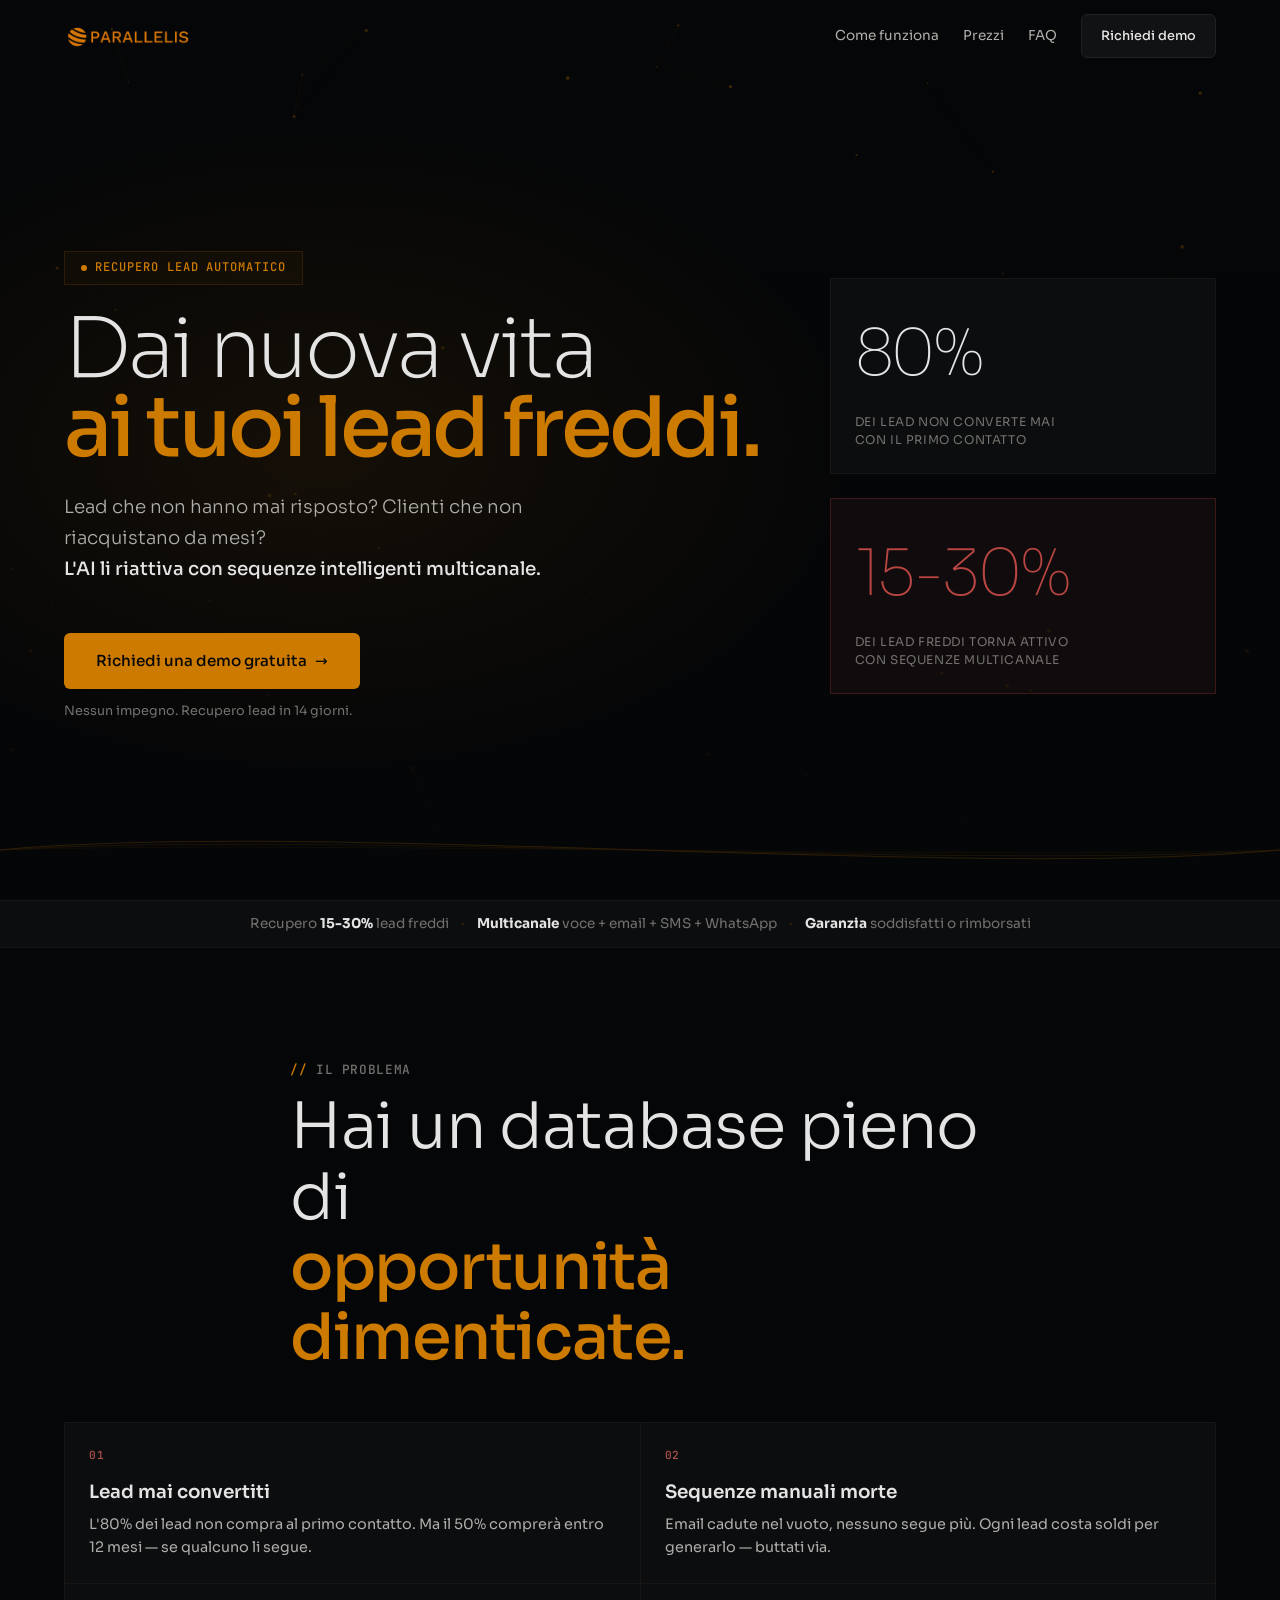
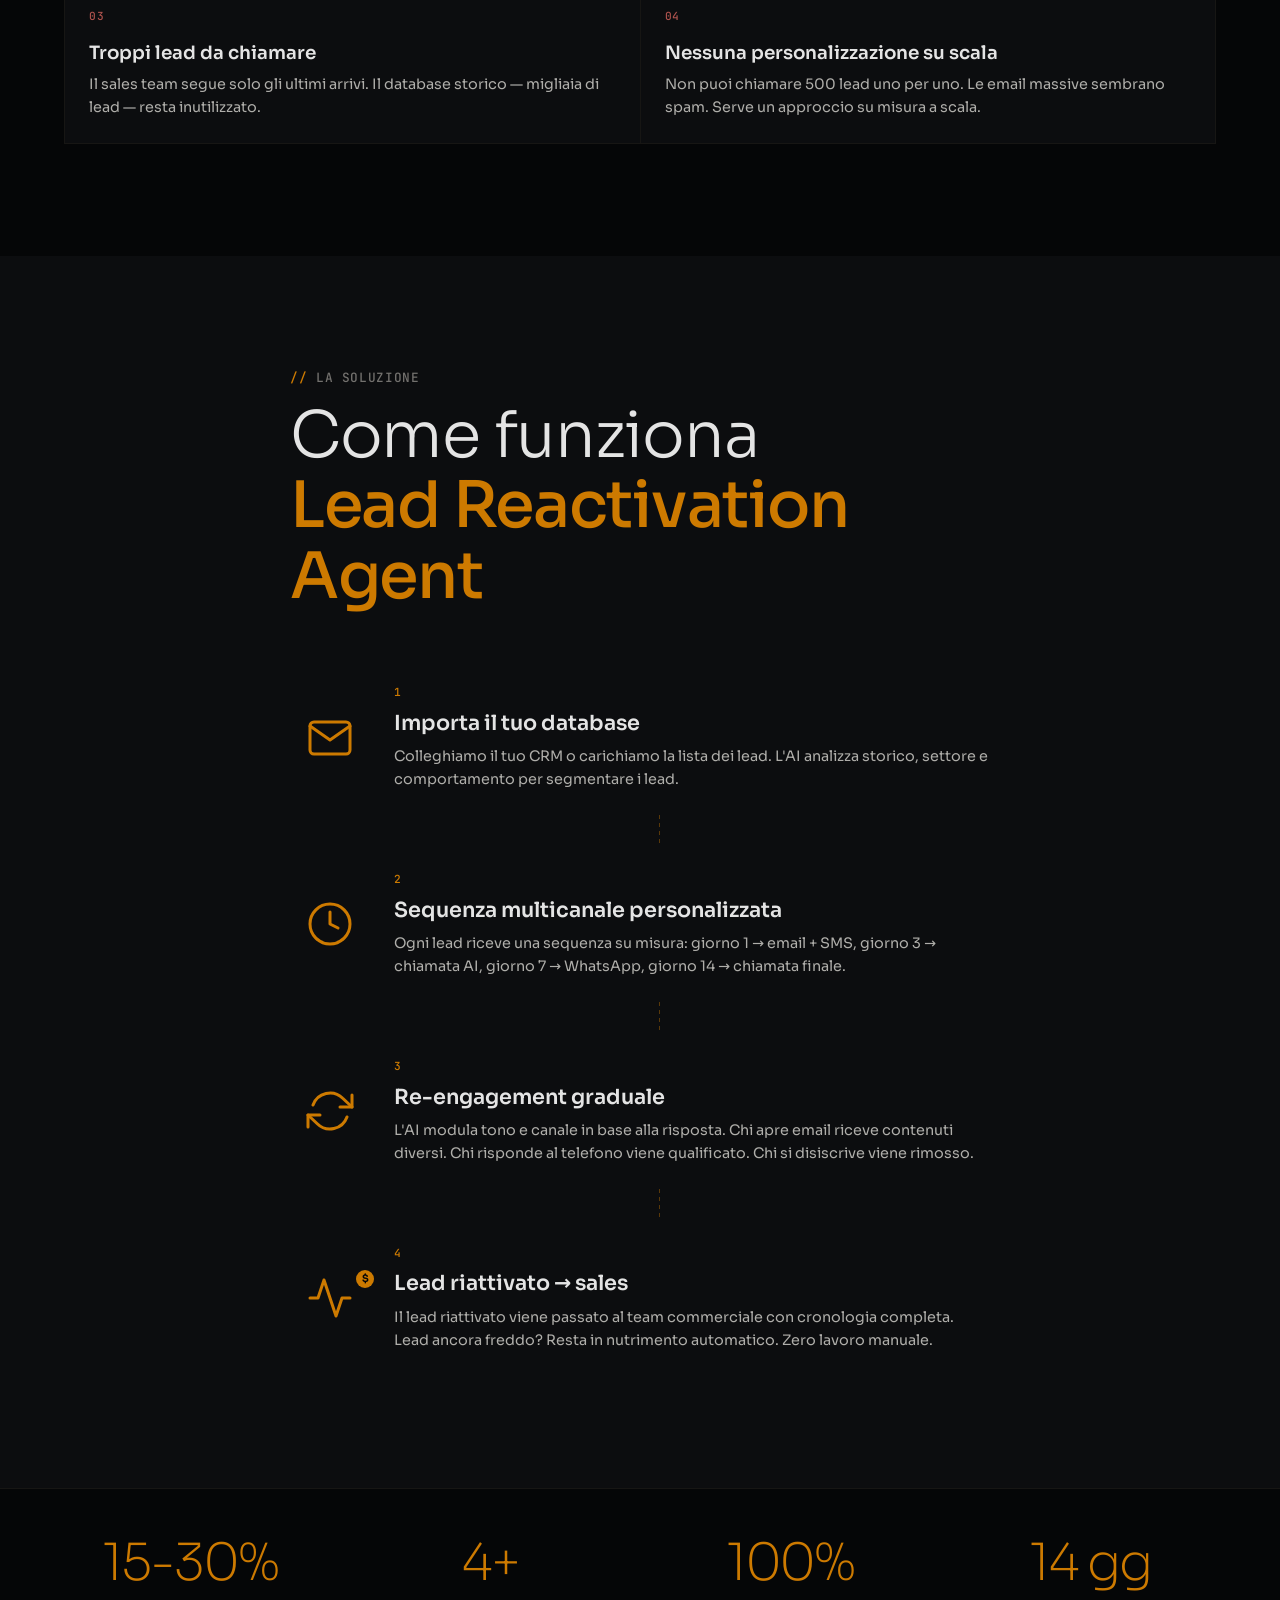
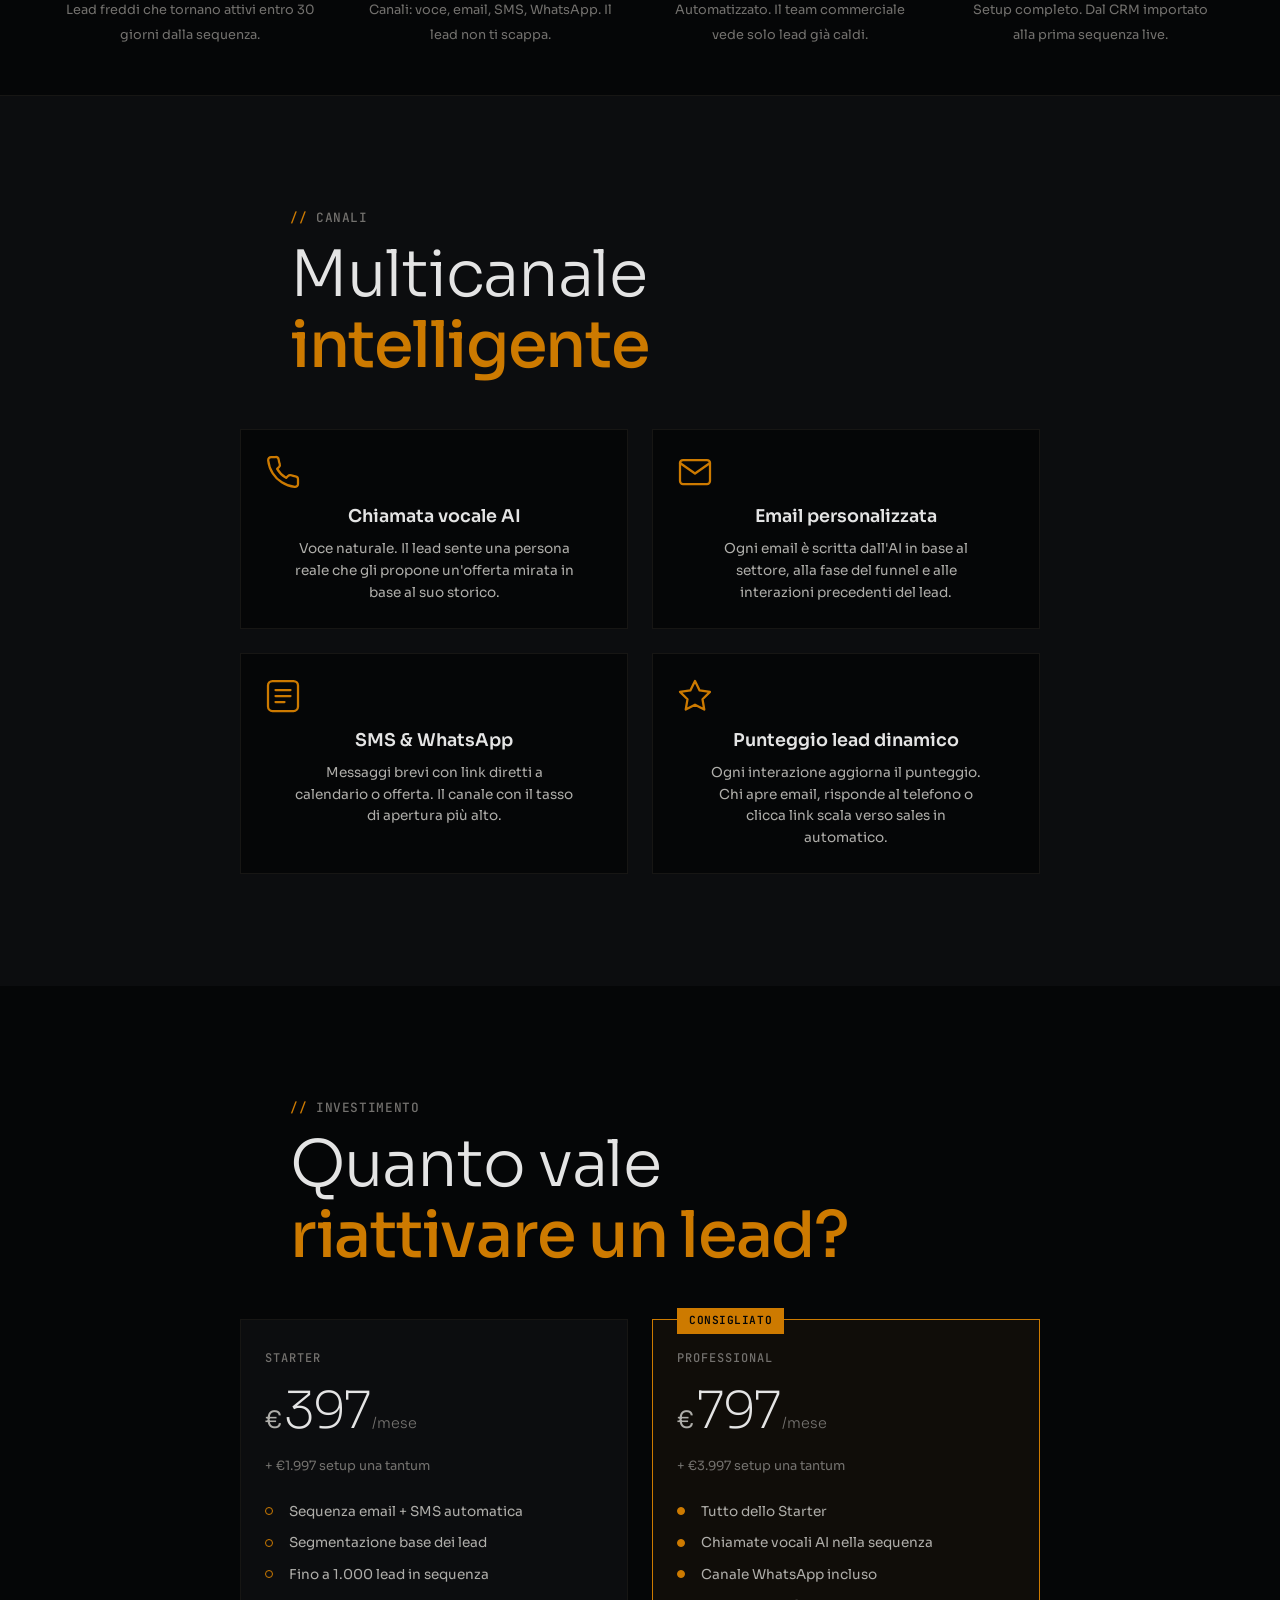
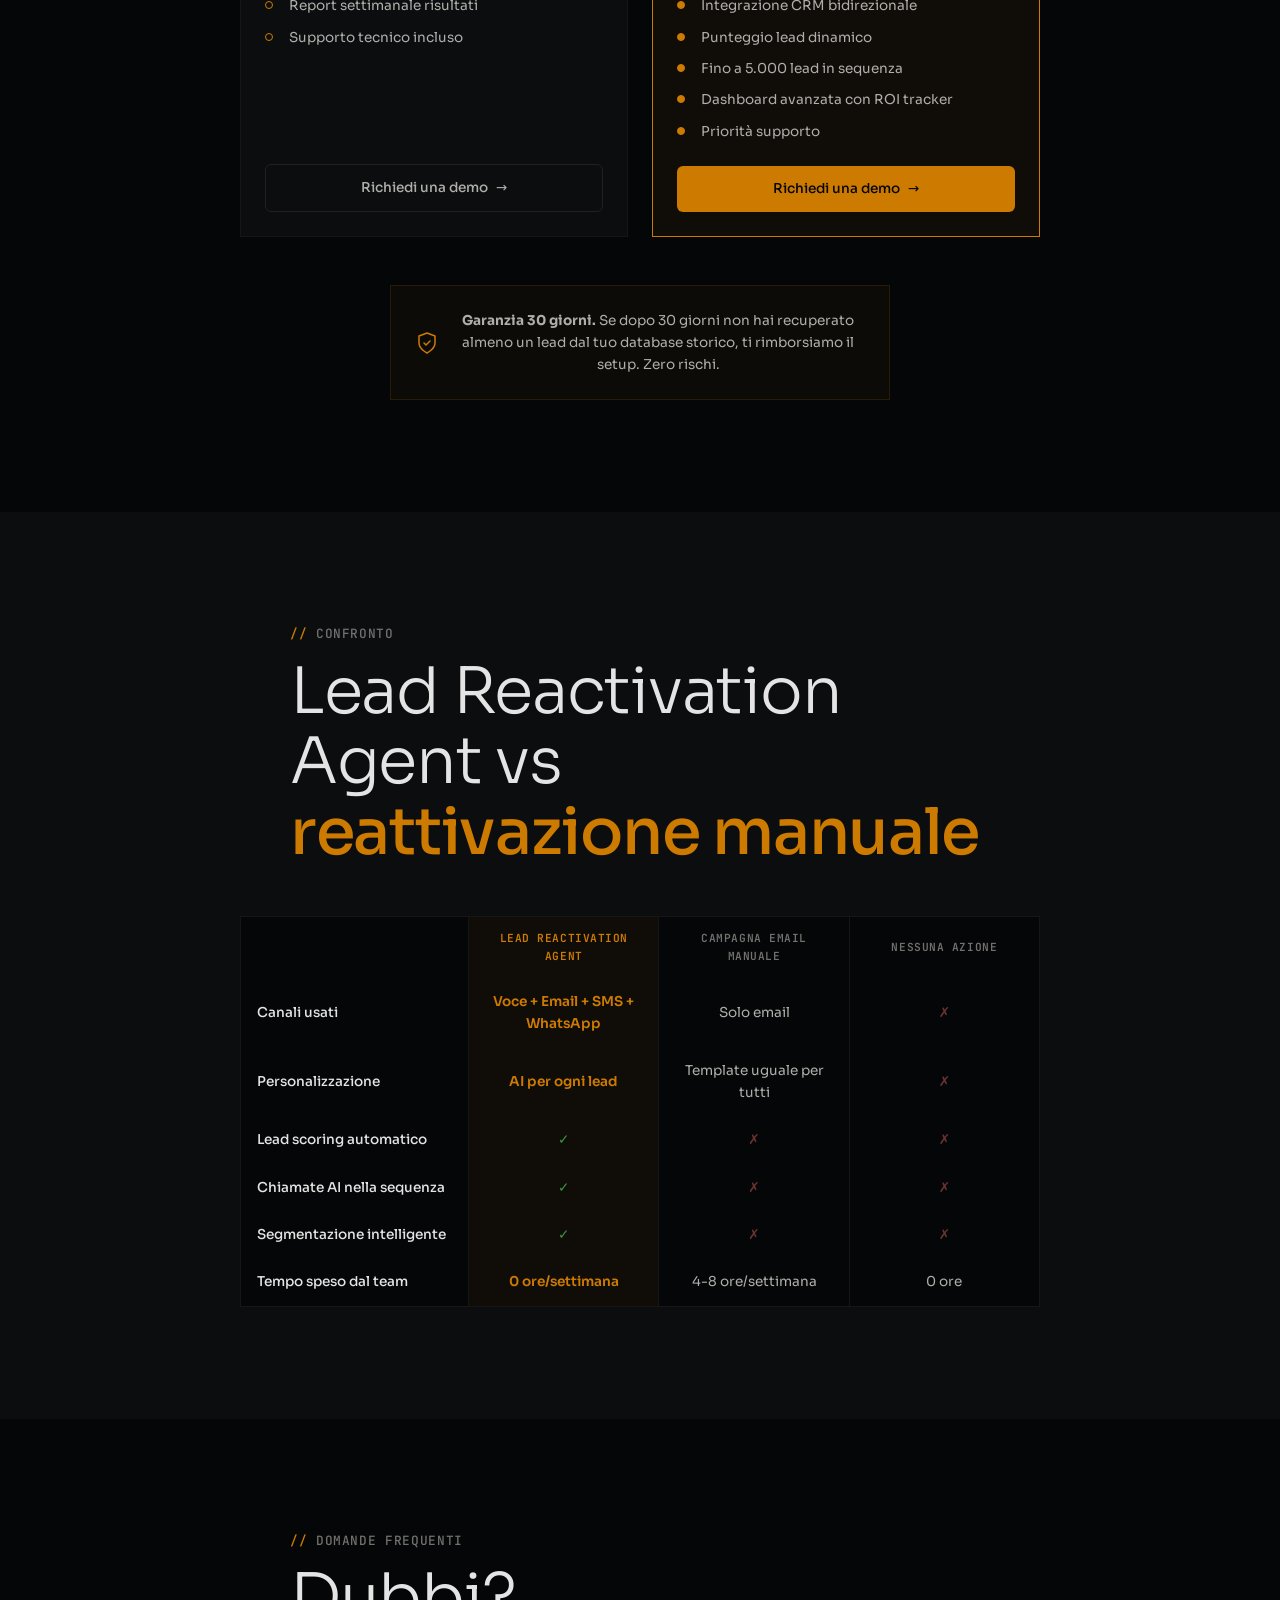
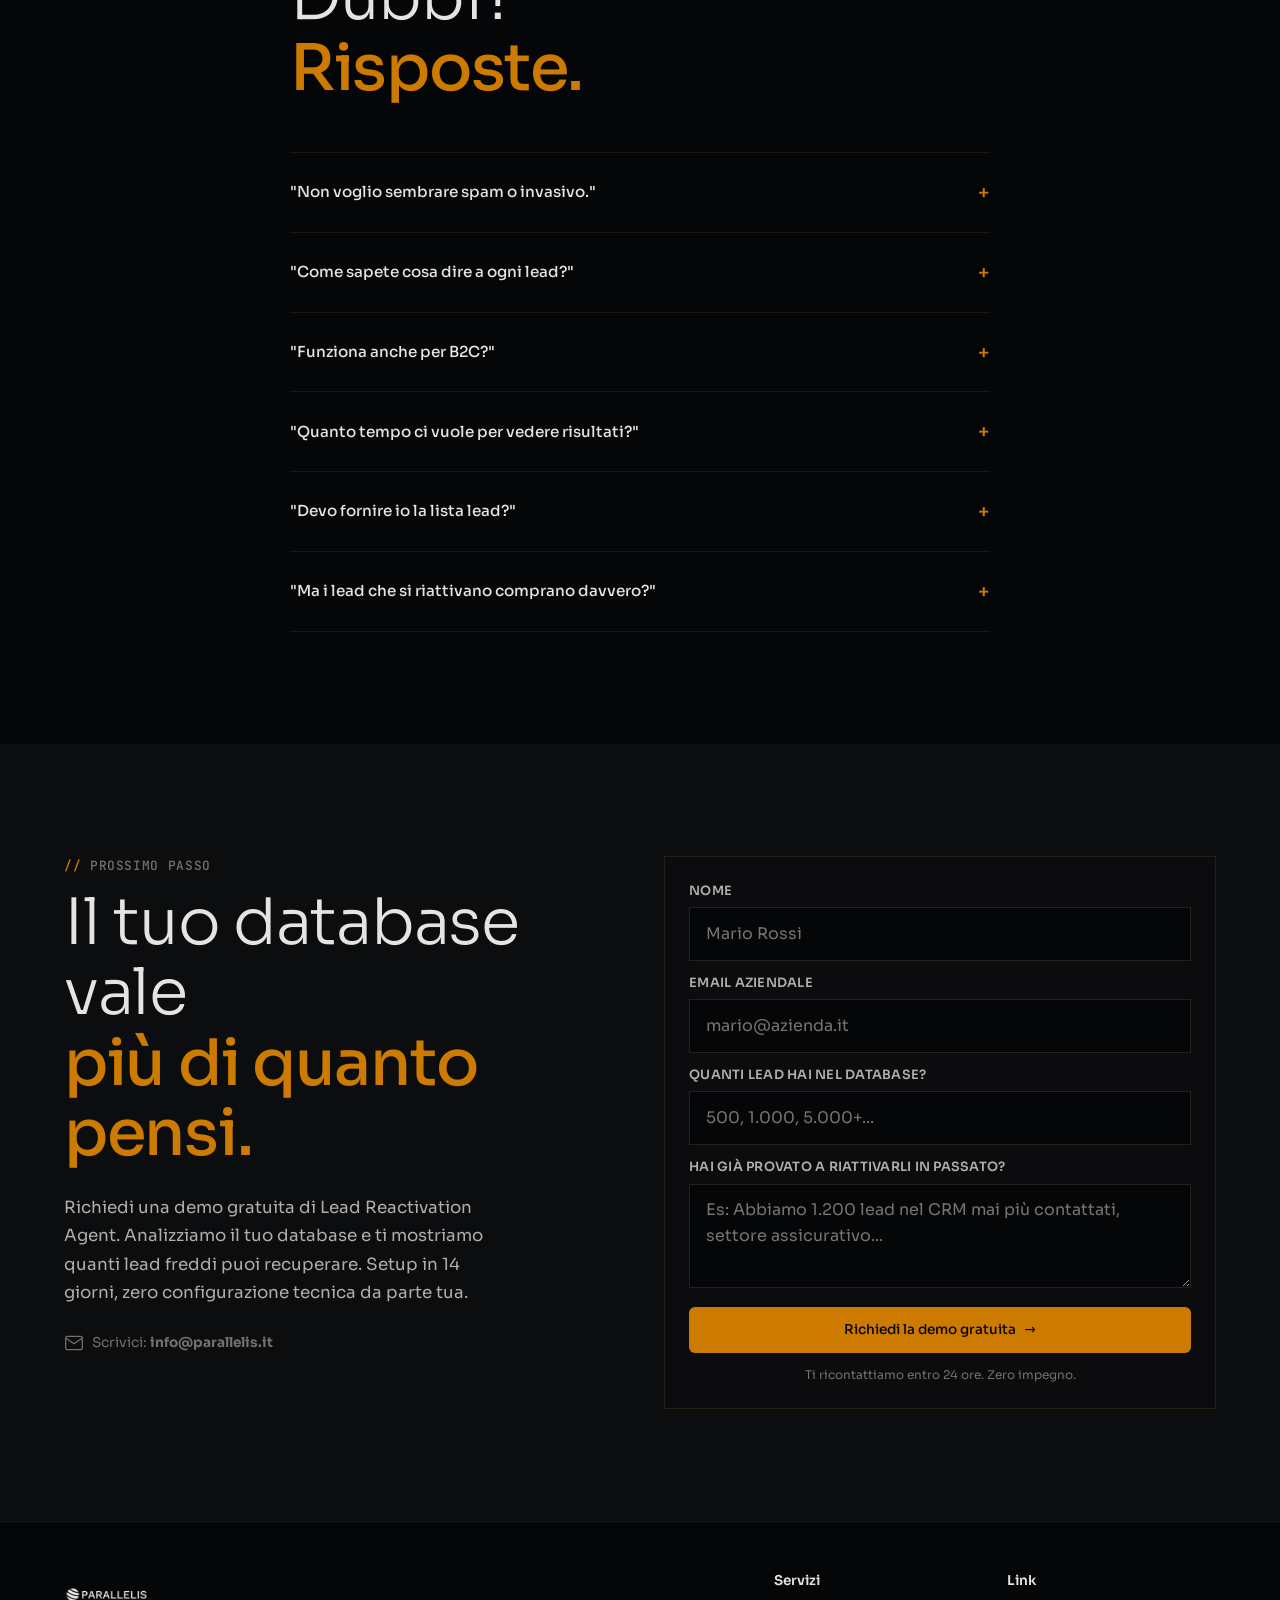
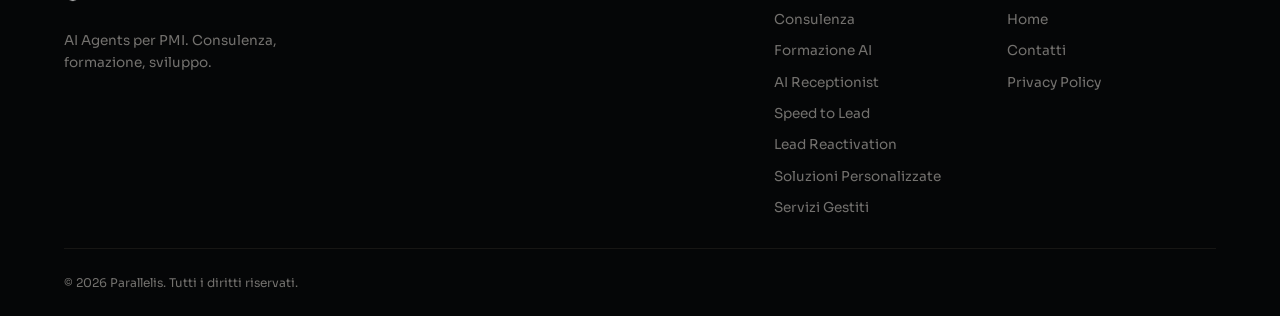
<file: lead-reactivation-agent.html>
<!DOCTYPE html>
<html lang="it" class="no-js">
<head>
<meta charset="UTF-8">
<meta name="viewport" content="width=device-width, initial-scale=1.0">
<title>Lead Reactivation AI | Recupera lead freddi | Parallelis</title>
<meta name="description" content="Lead Reactivation AI Agent. Recupera il 15-30% dei lead freddi con sequenze multicanale: voce AI, email, SMS e WhatsApp. Da 2000€ + 397€/mese.">
<meta name="keywords" content="riattivazione lead, recupero lead freddi, lead nurturing, sequenze multicanale, riengagement clienti, recupero contatti">
<meta name="author" content="Parallelis">
<meta name="robots" content="index, follow">
<link rel="canonical" href="https://parallelis.it/lead-reactivation-agent">
<link rel="alternate" hreflang="it" href="https://parallelis.it/lead-reactivation-agent">
<link rel="alternate" hreflang="x-default" href="https://parallelis.it/lead-reactivation-agent">

<meta property="og:title" content="Lead Reactivation Agent — Recupera i lead freddi">
<meta property="og:description" content="L'AI riattiva i lead che non hanno mai comprato. Sequenze multicanale automatiche.">
<meta property="og:type" content="product">
<meta property="og:url" content="https://parallelis.it/lead-reactivation-agent">
<meta property="og:site_name" content="Parallelis">

<meta property="og:image" content="https://parallelis.it/og-image.jpg">
<meta property="og:image:width" content="1200">
<meta property="og:image:height" content="630">
<meta name="twitter:image" content="https://parallelis.it/og-image.jpg">

<meta name="twitter:card" content="summary_large_image">
<meta name="twitter:title" content="Lead Reactivation — Recupera il 15-30% dei lead freddi">
<meta name="twitter:description" content="Database di lead dimenticati? L'AI li riattiva con sequenze voce, email, SMS.">

<script type="application/ld+json">
{
  "@context": "https://schema.org",
  "@type": "SoftwareApplication",
  "name": "Lead Reactivation Agent by Parallelis",
  "applicationCategory": "BusinessApplication",
  "operatingSystem": "Cloud",
  "description": "Agente AI multicanale per riattivare lead freddi. Sequenze automatizzate di voce, email, SMS e WhatsApp con escalation intelligente.",
  "offers": {
    "@type": "AggregateOffer",
    "lowPrice": "2000",
    "highPrice": "5000",
    "priceCurrency": "EUR",
    "billingPeriod": "P1M"
  }
}
</script>

<link rel="preconnect" href="https://fonts.googleapis.com">
<link rel="preconnect" href="https://fonts.gstatic.com" crossorigin>
<link rel="icon" type="image/png" href="favicon.png" sizes="64x64">
<link rel="apple-touch-icon" href="apple-touch-icon.png">
<link href="https://fonts.googleapis.com/css2?family=Sora:wght@300;400;500;600;700;800&family=JetBrains+Mono:wght@400;500&display=swap" rel="stylesheet">
<link rel="stylesheet" href="styles.css">
<link rel="stylesheet" href="receptionist.css">
<link rel="stylesheet" href="lead-reactivation.css">
<script>document.documentElement.classList.remove('no-js');</script>
</head>
<body>

<a href="#main-content" class="skip-link">Salta al contenuto</a>

<header class="site-header" role="banner">
  <nav class="nav" aria-label="Navigazione principale">
    <a href="/" class="logo" aria-label="Parallelis Home">
      <img src="parallelis-logo-amber.png" alt="Parallelis" class="logo-img" width="240" height="135">
    </a>
    <div class="nav-links" id="nav-menu">
      <a href="#come-funziona">Come funziona</a>
      <a href="#prezzi">Prezzi</a>
      <a href="#faq">FAQ</a>
      <a href="#contatto" class="btn btn--nav">Richiedi demo</a>
    </div>
    <button class="hamburger" aria-label="Menu" aria-expanded="false" aria-controls="nav-menu">
      <span class="hamburger-line"></span>
      <span class="hamburger-line"></span>
    </button>
  </nav>
</header>

<main id="main-content">

  <section class="lp-hero" id="hero">
    <div class="lp-hero-bg">
      <canvas class="lp-hero-canvas" aria-hidden="true"></canvas>
    </div>
    <div class="lp-hero-inner">
      <div class="lp-hero-text">
        <p class="lp-badge">
          <span class="lp-badge-dot"></span>
          Recupero lead automatico
        </p>
        <h1 class="lp-hero-title">
          Dai nuova vita<br>
          <span class="text-accent">ai tuoi lead freddi.</span>
        </h1>
        <p class="lp-hero-sub">
          Lead che non hanno mai risposto? Clienti che non riacquistano da mesi?<br>
          <strong>L'AI li riattiva con sequenze intelligenti multicanale.</strong>
        </p>
        <div class="lp-hero-cta">
          <a href="#contatto" class="btn btn--primary btn--lg">
            Richiedi una demo gratuita
            <span class="btn-arrow">→</span>
          </a>
          <p class="lp-hero-note">Nessun impegno. Recupero lead in 14 giorni.</p>
        </div>
      </div>

      <div class="lp-hero-metric" aria-hidden="true">
        <div class="lp-metric-card">
          <span class="lp-metric-value">80%</span>
          <span class="lp-metric-label">dei lead non converte mai<br>con il primo contatto</span>
        </div>
        <div class="lp-metric-card lp-metric-card--accent">
          <span class="lp-metric-value">15-30%</span>
          <span class="lp-metric-label">dei lead freddi torna attivo<br>con sequenze multicanale</span>
        </div>
      </div>
    </div>

    <div class="lp-wave" aria-hidden="true">
      <svg viewBox="0 0 800 100" preserveAspectRatio="none">
        <path class="wave-line wave-1" d="M0,50 C200,20 600,80 800,50" fill="none" stroke="currentColor" stroke-width="1"/>
        <path class="wave-line wave-2" d="M0,50 C200,30 600,70 800,50" fill="none" stroke="currentColor" stroke-width="1"/>
        <path class="wave-line wave-3" d="M0,50 C200,40 600,60 800,50" fill="none" stroke="currentColor" stroke-width="1"/>
      </svg>
    </div>
  </section>

  <section class="lp-social-proof">
    <div class="lp-proof-inner">
      <span class="lp-proof-item">Recupero <strong>15-30%</strong> lead freddi</span>
      <span class="lp-proof-sep">·</span>
      <span class="lp-proof-item"><strong>Multicanale</strong> voce + email + SMS + WhatsApp</span>
      <span class="lp-proof-sep">·</span>
      <span class="lp-proof-item"><strong>Garanzia</strong> soddisfatti o rimborsati</span>
    </div>
  </section>

  <section class="lp-problem" id="problema">
    <div class="lp-container">
      <div class="lp-section-header">
        <p class="section-eyebrow"><span class="mono-accent">//</span> Il problema</p>
        <h2 class="section-title">
          Hai un database pieno di<br>
          <span class="text-accent">opportunità dimenticate.</span>
        </h2>
      </div>
      <div class="lp-problem-grid">
        <div class="lp-problem-item" data-reveal>
          <span class="lp-problem-num">01</span>
          <h3>Lead mai convertiti</h3>
          <p>L'80% dei lead non compra al primo contatto. Ma il 50% comprerà entro 12 mesi — se qualcuno li segue.</p>
        </div>
        <div class="lp-problem-item" data-reveal>
          <span class="lp-problem-num">02</span>
          <h3>Sequenze manuali morte</h3>
          <p>Email cadute nel vuoto, nessuno segue più. Ogni lead costa soldi per generarlo — buttati via.</p>
        </div>
        <div class="lp-problem-item" data-reveal>
          <span class="lp-problem-num">03</span>
          <h3>Troppi lead da chiamare</h3>
          <p>Il sales team segue solo gli ultimi arrivi. Il database storico — migliaia di lead — resta inutilizzato.</p>
        </div>
        <div class="lp-problem-item" data-reveal>
          <span class="lp-problem-num">04</span>
          <h3>Nessuna personalizzazione su scala</h3>
          <p>Non puoi chiamare 500 lead uno per uno. Le email massive sembrano spam. Serve un approccio su misura a scala.</p>
        </div>
      </div>
    </div>
  </section>

  <section class="lp-solution" id="come-funziona">
    <div class="lp-container">
      <div class="lp-section-header">
        <p class="section-eyebrow"><span class="mono-accent">//</span> La soluzione</p>
        <h2 class="section-title">
          Come funziona<br>
          <span class="text-accent">Lead Reactivation Agent</span>
        </h2>
      </div>

      <div class="lp-flow">
        <div class="lp-flow-step" data-reveal>
          <div class="lp-flow-visual">
            <svg width="48" height="48" viewBox="0 0 24 24" fill="none" stroke="currentColor" stroke-width="1.5" stroke-linecap="round" stroke-linejoin="round">
              <path d="M4 4h16c1.1 0 2 .9 2 2v12c0 1.1-.9 2-2 2H4c-1.1 0-2-.9-2-2V6c0-1.1.9-2 2-2z"/>
              <polyline points="22,6 12,13 2,6"/>
            </svg>
          </div>
          <div class="lp-flow-content">
            <span class="lp-flow-num">1</span>
            <h3>Importa il tuo database</h3>
            <p>Colleghiamo il tuo CRM o carichiamo la lista dei lead. L'AI analizza storico, settore e comportamento per segmentare i lead.</p>
          </div>
        </div>

        <div class="lp-flow-connector" aria-hidden="true">
          <span class="lp-connector-line"></span>
        </div>

        <div class="lp-flow-step" data-reveal>
          <div class="lp-flow-visual">
            <svg width="48" height="48" viewBox="0 0 24 24" fill="none" stroke="currentColor" stroke-width="1.5" stroke-linecap="round" stroke-linejoin="round">
              <circle cx="12" cy="12" r="10"/>
              <polyline points="12 6 12 12 16 14"/>
            </svg>
          </div>
          <div class="lp-flow-content">
            <span class="lp-flow-num">2</span>
            <h3>Sequenza multicanale personalizzata</h3>
            <p>Ogni lead riceve una sequenza su misura: giorno 1 → email + SMS, giorno 3 → chiamata AI, giorno 7 → WhatsApp, giorno 14 → chiamata finale.</p>
          </div>
        </div>

        <div class="lp-flow-connector" aria-hidden="true">
          <span class="lp-connector-line"></span>
        </div>

        <div class="lp-flow-step" data-reveal>
          <div class="lp-flow-visual">
            <div class="stl-re-engage">
              <svg width="48" height="48" viewBox="0 0 24 24" fill="none" stroke="currentColor" stroke-width="1.5" stroke-linecap="round" stroke-linejoin="round">
                <path d="M23 4v6h-6"/>
                <path d="M1 20v-6h6"/>
                <path d="M3.51 9a9 9 0 0 1 14.85-3.36L23 10M1 14l4.64 4.36A9 9 0 0 0 20.49 15"/>
              </svg>
            </div>
          </div>
          <div class="lp-flow-content">
            <span class="lp-flow-num">3</span>
            <h3>Re-engagement graduale</h3>
            <p>L'AI modula tono e canale in base alla risposta. Chi apre email riceve contenuti diversi. Chi risponde al telefono viene qualificato. Chi si disiscrive viene rimosso.</p>
          </div>
        </div>

        <div class="lp-flow-connector" aria-hidden="true">
          <span class="lp-connector-line"></span>
        </div>

        <div class="lp-flow-step" data-reveal>
          <div class="lp-flow-visual">
            <svg width="48" height="48" viewBox="0 0 24 24" fill="none" stroke="currentColor" stroke-width="1.5" stroke-linecap="round" stroke-linejoin="round">
              <path d="M22 12h-4l-3 9L9 3l-3 9H2"/>
            </svg>
            <span class="lp-notify-badge">$</span>
          </div>
          <div class="lp-flow-content">
            <span class="lp-flow-num">4</span>
            <h3>Lead riattivato → sales</h3>
            <p>Il lead riattivato viene passato al team commerciale con cronologia completa. Lead ancora freddo? Resta in nutrimento automatico. Zero lavoro manuale.</p>
          </div>
        </div>
      </div>
    </div>
  </section>

  <section class="lp-numbers">
    <div class="lp-container">
      <div class="lp-numbers-grid">
        <div class="lp-number-item" data-reveal>
          <span class="lp-number-value">15-30%</span>
          <span class="lp-number-label">Lead freddi che tornano attivi entro 30 giorni dalla sequenza.</span>
        </div>
        <div class="lp-number-item" data-reveal>
          <span class="lp-number-value">4+</span>
          <span class="lp-number-label">Canali: voce, email, SMS, WhatsApp. Il lead non ti scappa.</span>
        </div>
        <div class="lp-number-item" data-reveal>
          <span class="lp-number-value">100%</span>
          <span class="lp-number-label">Automatizzato. Il team commerciale vede solo lead già caldi.</span>
        </div>
        <div class="lp-number-item" data-reveal>
          <span class="lp-number-value">14 gg</span>
          <span class="lp-number-label">Setup completo. Dal CRM importato alla prima sequenza live.</span>
        </div>
      </div>
    </div>
  </section>

  <section class="lr-channel" id="canali">
    <div class="lp-container">
      <div class="lp-section-header">
        <p class="section-eyebrow"><span class="mono-accent">//</span> Canali</p>
        <h2 class="section-title">
          Multicanale<br>
          <span class="text-accent">intelligente</span>
        </h2>
      </div>

      <div class="lr-channel-grid">
        <div class="lr-channel-card" data-reveal>
          <svg width="36" height="36" viewBox="0 0 24 24" fill="none" stroke="currentColor" stroke-width="1.5" stroke-linecap="round" stroke-linejoin="round">
            <path d="M22 16.92v3a2 2 0 0 1-2.18 2 19.79 19.79 0 0 1-8.63-3.07 19.5 19.5 0 0 1-6-6 19.79 19.79 0 0 1-3.07-8.67A2 2 0 0 1 4.11 2h3a2 2 0 0 1 2 1.72c.127.96.361 1.903.7 2.81a2 2 0 0 1-.45 2.11L8.09 9.91a16 16 0 0 0 6 6l1.27-1.27a2 2 0 0 1 2.11-.45c.907.339 1.85.573 2.81.7A2 2 0 0 1 22 16.92z"/>
          </svg>
          <h3>Chiamata vocale AI</h3>
          <p>Voce naturale. Il lead sente una persona reale che gli propone un'offerta mirata in base al suo storico.</p>
        </div>
        <div class="lr-channel-card" data-reveal>
          <svg width="36" height="36" viewBox="0 0 24 24" fill="none" stroke="currentColor" stroke-width="1.5" stroke-linecap="round" stroke-linejoin="round">
            <path d="M4 4h16c1.1 0 2 .9 2 2v12c0 1.1-.9 2-2 2H4c-1.1 0-2-.9-2-2V6c0-1.1.9-2 2-2z"/>
            <polyline points="22,6 12,13 2,6"/>
          </svg>
          <h3>Email personalizzata</h3>
          <p>Ogni email è scritta dall'AI in base al settore, alla fase del funnel e alle interazioni precedenti del lead.</p>
        </div>
        <div class="lr-channel-card" data-reveal>
          <svg width="36" height="36" viewBox="0 0 24 24" fill="none" stroke="currentColor" stroke-width="1.5" stroke-linecap="round" stroke-linejoin="round">
            <rect x="2" y="2" width="20" height="20" rx="3"/>
            <path d="M7 8h10M7 12h10M7 16h6"/>
          </svg>
          <h3>SMS & WhatsApp</h3>
          <p>Messaggi brevi con link diretti a calendario o offerta. Il canale con il tasso di apertura più alto.</p>
        </div>
        <div class="lr-channel-card" data-reveal>
          <svg width="36" height="36" viewBox="0 0 24 24" fill="none" stroke="currentColor" stroke-width="1.5" stroke-linecap="round" stroke-linejoin="round">
            <polygon points="12 2 15.09 8.26 22 9.27 17 14.14 18.18 21.02 12 17.77 5.82 21.02 7 14.14 2 9.27 8.91 8.26 12 2"/>
          </svg>
          <h3>Punteggio lead dinamico</h3>
          <p>Ogni interazione aggiorna il punteggio. Chi apre email, risponde al telefono o clicca link scala verso sales in automatico.</p>
        </div>
      </div>
    </div>
  </section>

  <section class="lp-pricing" id="prezzi">
    <div class="lp-container">
      <div class="lp-section-header">
        <p class="section-eyebrow"><span class="mono-accent">//</span> Investimento</p>
        <h2 class="section-title">
          Quanto vale<br>
          <span class="text-accent">riattivare un lead?</span>
        </h2>
      </div>

      <div class="lp-pricing-grid">
        <div class="lp-price-card" data-reveal>
          <div class="lp-price-header">
            <span class="lp-price-tier">Starter</span>
            <div class="lp-price-amount">
              <span class="lp-price-currency">€</span><span class="lp-price-value">397</span>
              <span class="lp-price-period">/mese</span>
            </div>
            <span class="lp-price-setup">+ €1.997 setup una tantum</span>
          </div>
          <ul class="lp-price-features">
            <li>Sequenza email + SMS automatica</li>
            <li>Segmentazione base dei lead</li>
            <li>Fino a 1.000 lead in sequenza</li>
            <li>Report settimanale risultati</li>
            <li>Supporto tecnico incluso</li>
          </ul>
          <a href="#contatto" class="btn btn--ghost btn--full">
            Richiedi una demo
            <span class="btn-arrow">→</span>
          </a>
        </div>

        <div class="lp-price-card lp-price-card--featured" data-reveal>
          <span class="lp-price-badge">Consigliato</span>
          <div class="lp-price-header">
            <span class="lp-price-tier">Professional</span>
            <div class="lp-price-amount">
              <span class="lp-price-currency">€</span><span class="lp-price-value">797</span>
              <span class="lp-price-period">/mese</span>
            </div>
            <span class="lp-price-setup">+ €3.997 setup una tantum</span>
          </div>
          <ul class="lp-price-features">
            <li>Tutto dello Starter</li>
            <li>Chiamate vocali AI nella sequenza</li>
            <li>Canale WhatsApp incluso</li>
            <li>Integrazione CRM bidirezionale</li>
            <li>Punteggio lead dinamico</li>
            <li>Fino a 5.000 lead in sequenza</li>
            <li>Dashboard avanzata con ROI tracker</li>
            <li>Priorità supporto</li>
          </ul>
          <a href="#contatto" class="btn btn--primary btn--full">
            Richiedi una demo
            <span class="btn-arrow">→</span>
          </a>
        </div>
      </div>

      <div class="lp-pricing-guarantee">
        <svg width="24" height="24" viewBox="0 0 24 24" fill="none" stroke="currentColor" stroke-width="1.5" stroke-linecap="round" stroke-linejoin="round">
          <path d="M12 22s8-4 8-10V5l-8-3-8 3v7c0 6 8 10 8 10z"/>
          <path d="M9 12l2 2 4-4"/>
        </svg>
        <p><strong>Garanzia 30 giorni.</strong> Se dopo 30 giorni non hai recuperato almeno un lead dal tuo database storico, ti rimborsiamo il setup. Zero rischi.</p>
      </div>
    </div>
  </section>

  <section class="lp-compare">
    <div class="lp-container">
      <div class="lp-section-header">
        <p class="section-eyebrow"><span class="mono-accent">//</span> Confronto</p>
        <h2 class="section-title">
          Lead Reactivation Agent vs<br>
          <span class="text-accent">reattivazione manuale</span>
        </h2>
      </div>
      <div class="lp-compare-table" data-reveal>
        <div class="lp-compare-row lp-compare-head">
          <span></span>
          <span class="lp-compare-highlight">Lead Reactivation Agent</span>
          <span>Campagna email manuale</span>
          <span>Nessuna azione</span>
        </div>
        <div class="lp-compare-row">
          <span>Canali usati</span>
          <span class="lp-compare-highlight">Voce + Email + SMS + WhatsApp</span>
          <span>Solo email</span>
          <span><span class="lp-cross">✗</span></span>
        </div>
        <div class="lp-compare-row">
          <span>Personalizzazione</span>
          <span class="lp-compare-highlight">AI per ogni lead</span>
          <span>Template uguale per tutti</span>
          <span><span class="lp-cross">✗</span></span>
        </div>
        <div class="lp-compare-row">
          <span>Lead scoring automatico</span>
          <span class="lp-compare-highlight"><span class="lp-check">✓</span></span>
          <span><span class="lp-cross">✗</span></span>
          <span><span class="lp-cross">✗</span></span>
        </div>
        <div class="lp-compare-row">
          <span>Chiamate AI nella sequenza</span>
          <span class="lp-compare-highlight"><span class="lp-check">✓</span></span>
          <span><span class="lp-cross">✗</span></span>
          <span><span class="lp-cross">✗</span></span>
        </div>
        <div class="lp-compare-row">
          <span>Segmentazione intelligente</span>
          <span class="lp-compare-highlight"><span class="lp-check">✓</span></span>
          <span><span class="lp-cross">✗</span></span>
          <span><span class="lp-cross">✗</span></span>
        </div>
        <div class="lp-compare-row">
          <span>Tempo speso dal team</span>
          <span class="lp-compare-highlight">0 ore/settimana</span>
          <span>4-8 ore/settimana</span>
          <span>0 ore</span>
        </div>
      </div>
    </div>
  </section>

  <section class="lp-faq" id="faq">
    <div class="lp-container">
      <div class="lp-section-header">
        <p class="section-eyebrow"><span class="mono-accent">//</span> Domande frequenti</p>
        <h2 class="section-title">
          Dubbi?<br>
          <span class="text-accent">Risposte.</span>
        </h2>
      </div>

      <div class="lp-faq-list">
        <details class="lp-faq-item" data-reveal>
          <summary>
            <span>"Non voglio sembrare spam o invasivo."</span>
            <span class="lp-faq-toggle">+</span>
          </summary>
          <p>L'agente rispetta la normativa GDPR e ha un comportamento progressivo: parte con un contatto leggero (email), scala gradualmente. Se il lead si disiscrive o dice "non sono interessato", l'agente lo rimuove immediatamente dalla sequenza. Nessun bombardamento.</p>
        </details>

        <details class="lp-faq-item" data-reveal>
          <summary>
            <span>"Come sapete cosa dire a ogni lead?"</span>
            <span class="lp-faq-toggle">+</span>
          </summary>
          <p>L'AI analizza settore, ruolo, storico interazioni e fase del canale di vendita. Se il lead aveva scaricato un ebook, l'email fa riferimento a quell'argomento. Se era stato a un workshop, la chiamata parte da lì. Ogni messaggio è contestuale, non generico.</p>
        </details>

        <details class="lp-faq-item" data-reveal>
          <summary>
            <span>"Funziona anche per B2C?"</span>
            <span class="lp-faq-toggle">+</span>
          </summary>
          <p>Assolutamente sì. Per B2C le sequenze sono più rapide (SMS e WhatsApp prevalgono) e il tono è più diretto. Ideale per palestre, centri estetici, assicurazioni, club, e-commerce con abbandono carrello o riacquisto.</p>
        </details>

        <details class="lp-faq-item" data-reveal>
          <summary>
            <span>"Quanto tempo ci vuole per vedere risultati?"</span>
            <span class="lp-faq-toggle">+</span>
          </summary>
          <p>I primi lead riattivati iniziano a rispondere entro la prima settimana. Una sequenza completa su 4 canali dura 14 giorni. Dopo 30 giorni hai dati solidi su tasso di re-engagement e pipeline recuperata.</p>
        </details>

        <details class="lp-faq-item" data-reveal>
          <summary>
            <span>"Devo fornire io la lista lead?"</span>
            <span class="lp-faq-toggle">+</span>
          </summary>
          <p>Sì, partiamo dal tuo database esistente. Colleghiamo il CRM (HubSpot, Salesforce, Pipedrive, Zoho) o carichiamo un CSV. L'analisi iniziale segmenta i lead per priorità: chi ha più probabilità di essere riattivato viene contattato prima.</p>
        </details>

        <details class="lp-faq-item" data-reveal>
          <summary>
            <span>"Ma i lead che si riattivano comprano davvero?"</span>
            <span class="lp-faq-toggle">+</span>
          </summary>
          <p>Secondo i dati di settore, le aziende che implementano lead reactivation vedono un tasso di conversione del 15-30% sui lead riattivati. I lead freddi conoscono già il tuo brand — il costo di conversione è 5-10x inferiore rispetto a un lead nuovo. Il ROI è immediato.</p>
        </details>
      </div>
    </div>
  </section>

  <section class="lp-cta" id="contatto">
    <div class="lp-container">
      <div class="lp-cta-grid">
        <div class="lp-cta-text">
          <p class="section-eyebrow"><span class="mono-accent">//</span> Prossimo passo</p>
          <h2 class="section-title">
            Il tuo database vale<br>
            <span class="text-accent">più di quanto pensi.</span>
          </h2>
          <p class="lp-cta-desc">
            Richiedi una demo gratuita di Lead Reactivation Agent. Analizziamo il tuo database e ti mostriamo quanti lead freddi puoi recuperare.
            Setup in 14 giorni, zero configurazione tecnica da parte tua.
          </p>
          <div class="lp-cta-contact">
            <a href="mailto:info@parallelis.it" class="lp-cta-phone">
              <svg width="20" height="20" viewBox="0 0 24 24" fill="none" stroke="currentColor" stroke-width="1.5"><path d="M4 4h16c1.1 0 2 .9 2 2v12c0 1.1-.9 2-2 2H4c-1.1 0-2-.9-2-2V6c0-1.1.9-2 2-2z"/><polyline points="22,6 12,13 2,6"/></svg>
              <span>Scrivici: <strong>info@parallelis.it</strong></span>
            </a>
          </div>
        </div>

        <form class="contact-form" netlify name="lead-reactivation" method="POST" data-netlify="true">
          <input type="hidden" name="form-name" value="lead-reactivation">
          <input type="hidden" name="product" value="Lead Reactivation Agent">
          <div class="form-group">
            <label for="lra-name">Nome</label>
            <input type="text" id="lra-name" name="name" placeholder="Mario Rossi" autocomplete="name" required>
          </div>
          <div class="form-group">
            <label for="lra-email">Email aziendale</label>
            <input type="email" id="lra-email" name="email" placeholder="mario@azienda.it" autocomplete="email" required>
          </div>
          <div class="form-group">
            <label for="lra-database">Quanti lead hai nel database?</label>
            <input type="text" id="lra-database" name="database" placeholder="500, 1.000, 5.000+...">
          </div>
          <div class="form-group">
            <label for="lra-message">Hai già provato a riattivarli in passato?</label>
            <textarea id="lra-message" name="message" rows="3" placeholder="Es: Abbiamo 1.200 lead nel CRM mai più contattati, settore assicurativo..." required></textarea>
          </div>
          <button type="submit" class="btn btn--primary btn--full">
            Richiedi la demo gratuita
            <span class="btn-arrow">→</span>
          </button>
          <p class="form-note">Ti ricontattiamo entro 24 ore. Zero impegno.</p>
        </form>
      </div>
    </div>
  </section>

</main>

<footer class="site-footer" role="contentinfo">
  <div class="lp-container">
    <div class="footer-grid">
      <div class="footer-brand">
        <a href="/" class="logo">
          <img src="parallelis-logo-dark.png" alt="Parallelis" class="logo-img logo-img--small" width="120" height="67" loading="lazy">
        </a>
        <p class="footer-desc">AI Agents per PMI. Consulenza, formazione, sviluppo.</p>
      </div>
      <div class="footer-links">
        <nav class="footer-col" aria-label="Servizi">
          <h4>Servizi</h4>
          <a href="/#servizi">Consulenza</a>
          <a href="/formazione-ai">Formazione AI</a>
          <a href="/ai-receptionist">AI Receptionist</a>
          <a href="/speed-to-lead-agent">Speed to Lead</a>
          <a href="/lead-reactivation-agent">Lead Reactivation</a>
          <a href="#servizi">Soluzioni Personalizzate</a>
          <a href="#servizi">Servizi Gestiti</a>
        </nav>
        <nav class="footer-col" aria-label="Navigazione">
          <h4>Link</h4>
          <a href="/">Home</a>
          <a href="#contatto">Contatti</a>
          <a href="mailto:info@parallelis.it?subject=Privacy">Privacy Policy</a>
        </nav>
      </div>
    </div>
    <div class="footer-bottom">
      <p>&copy; 2026 Parallelis. Tutti i diritti riservati.</p>
    </div>
  </div>
</footer>

<script src="script.js"></script>
<script src="lead-reactivation.js"></script>

<div class="lp-mobile-cta" id="mobile-cta" aria-hidden="true">
  <a href="#contatto" class="btn btn--primary btn--full">
    Richiedi demo gratuita
    <span class="btn-arrow">→</span>
  </a>
</div>

</body>
</html>
</file>
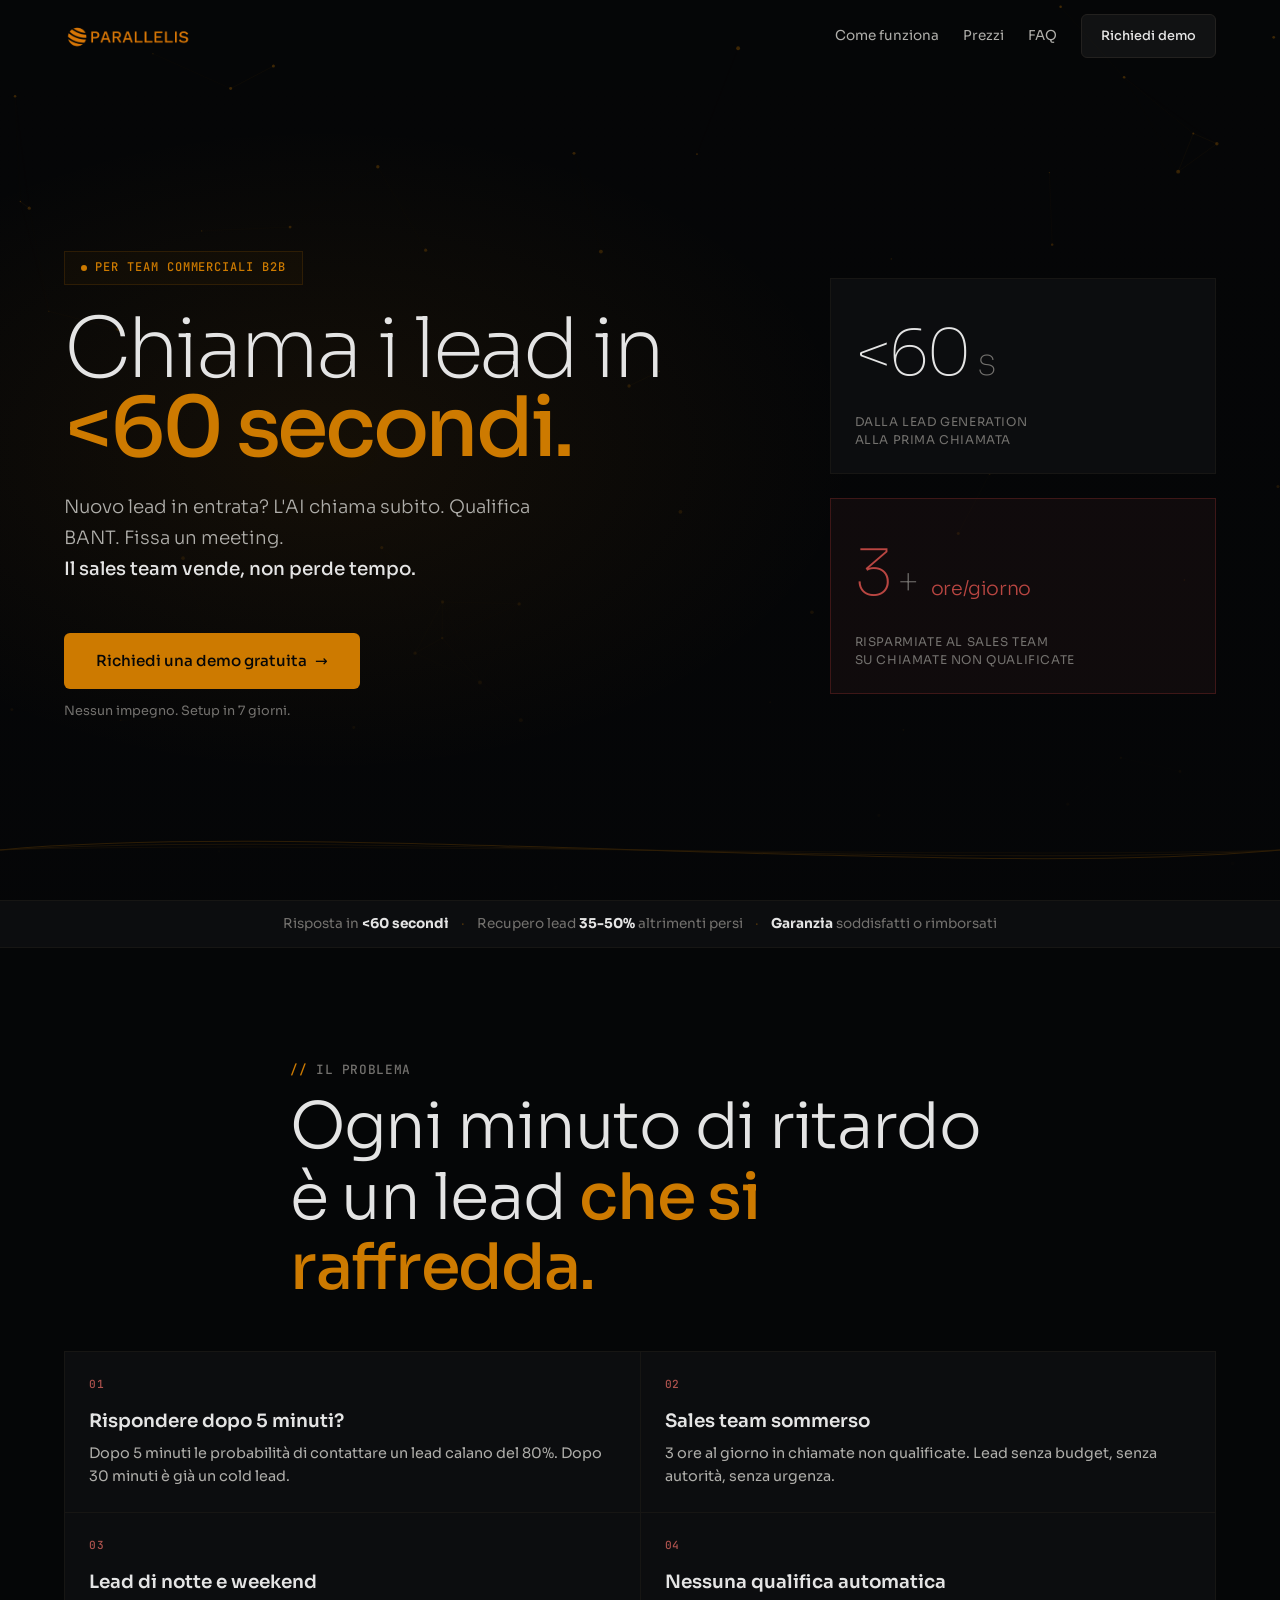
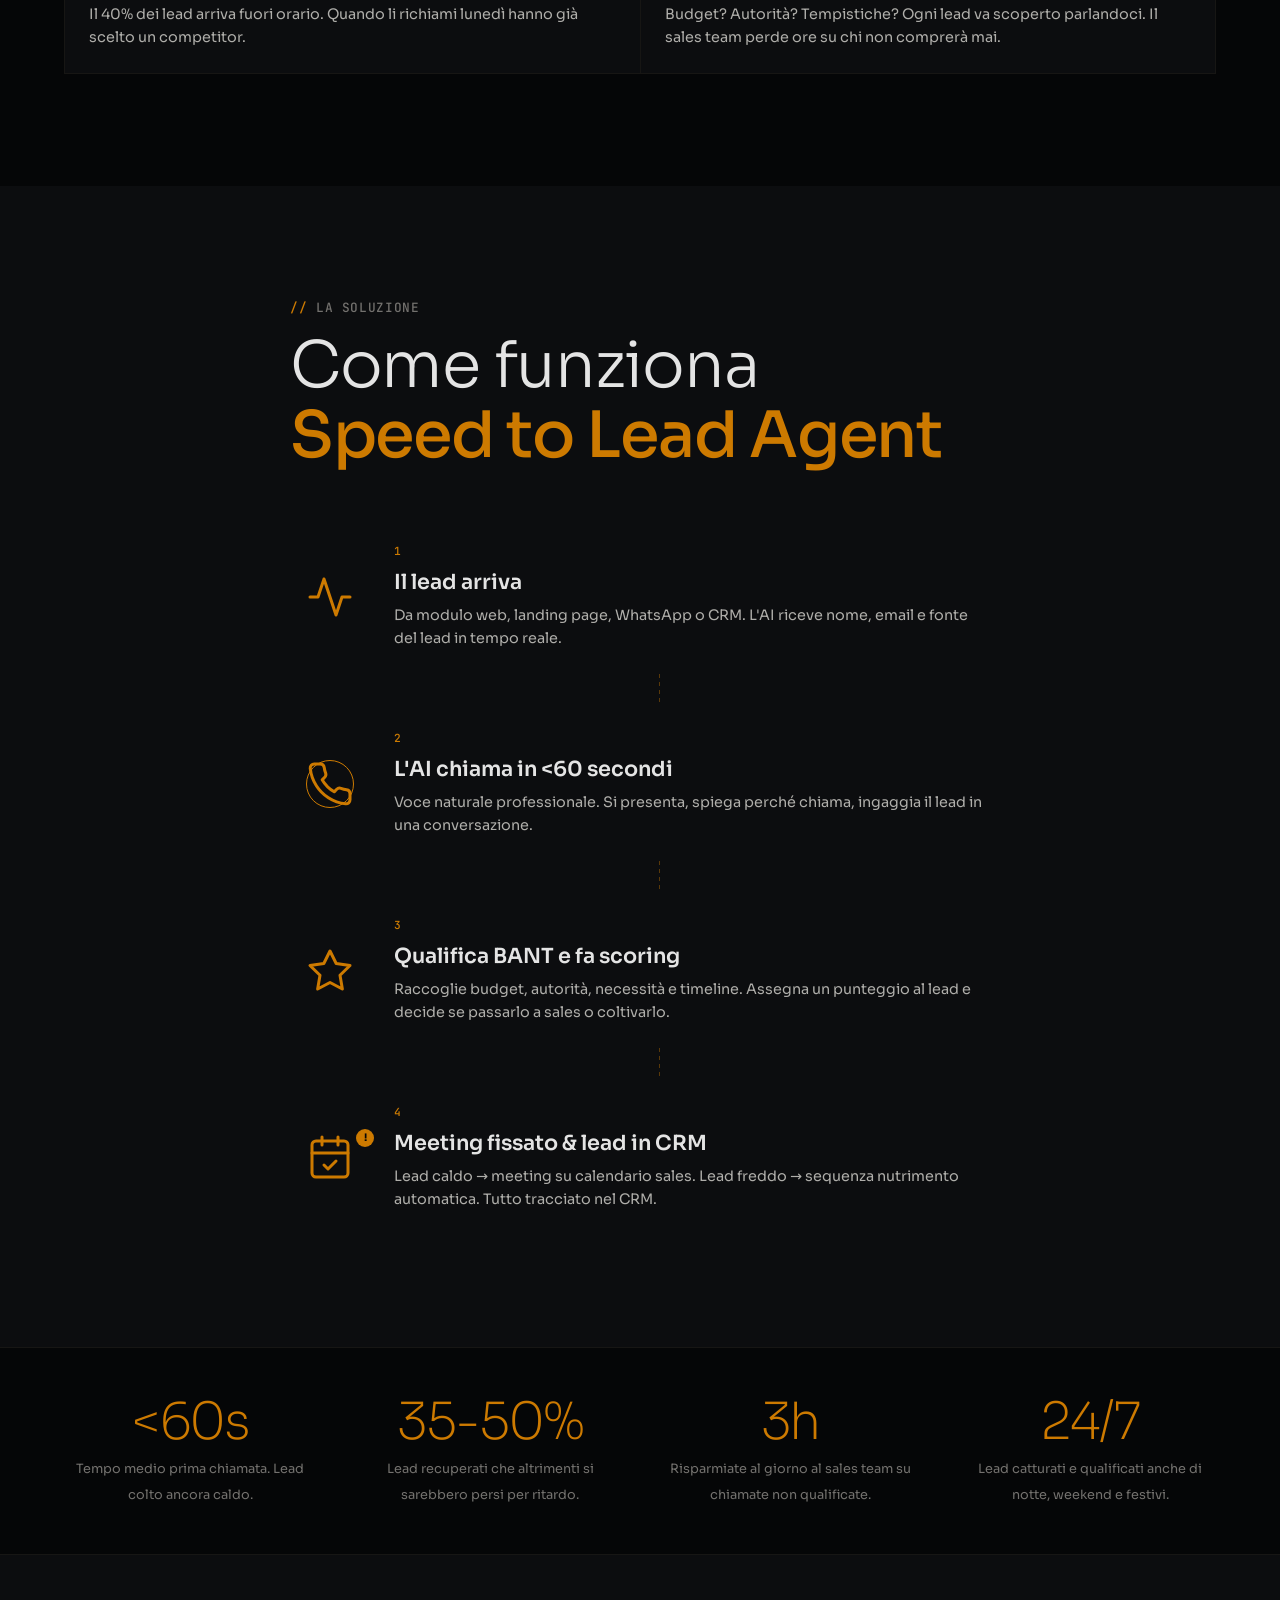
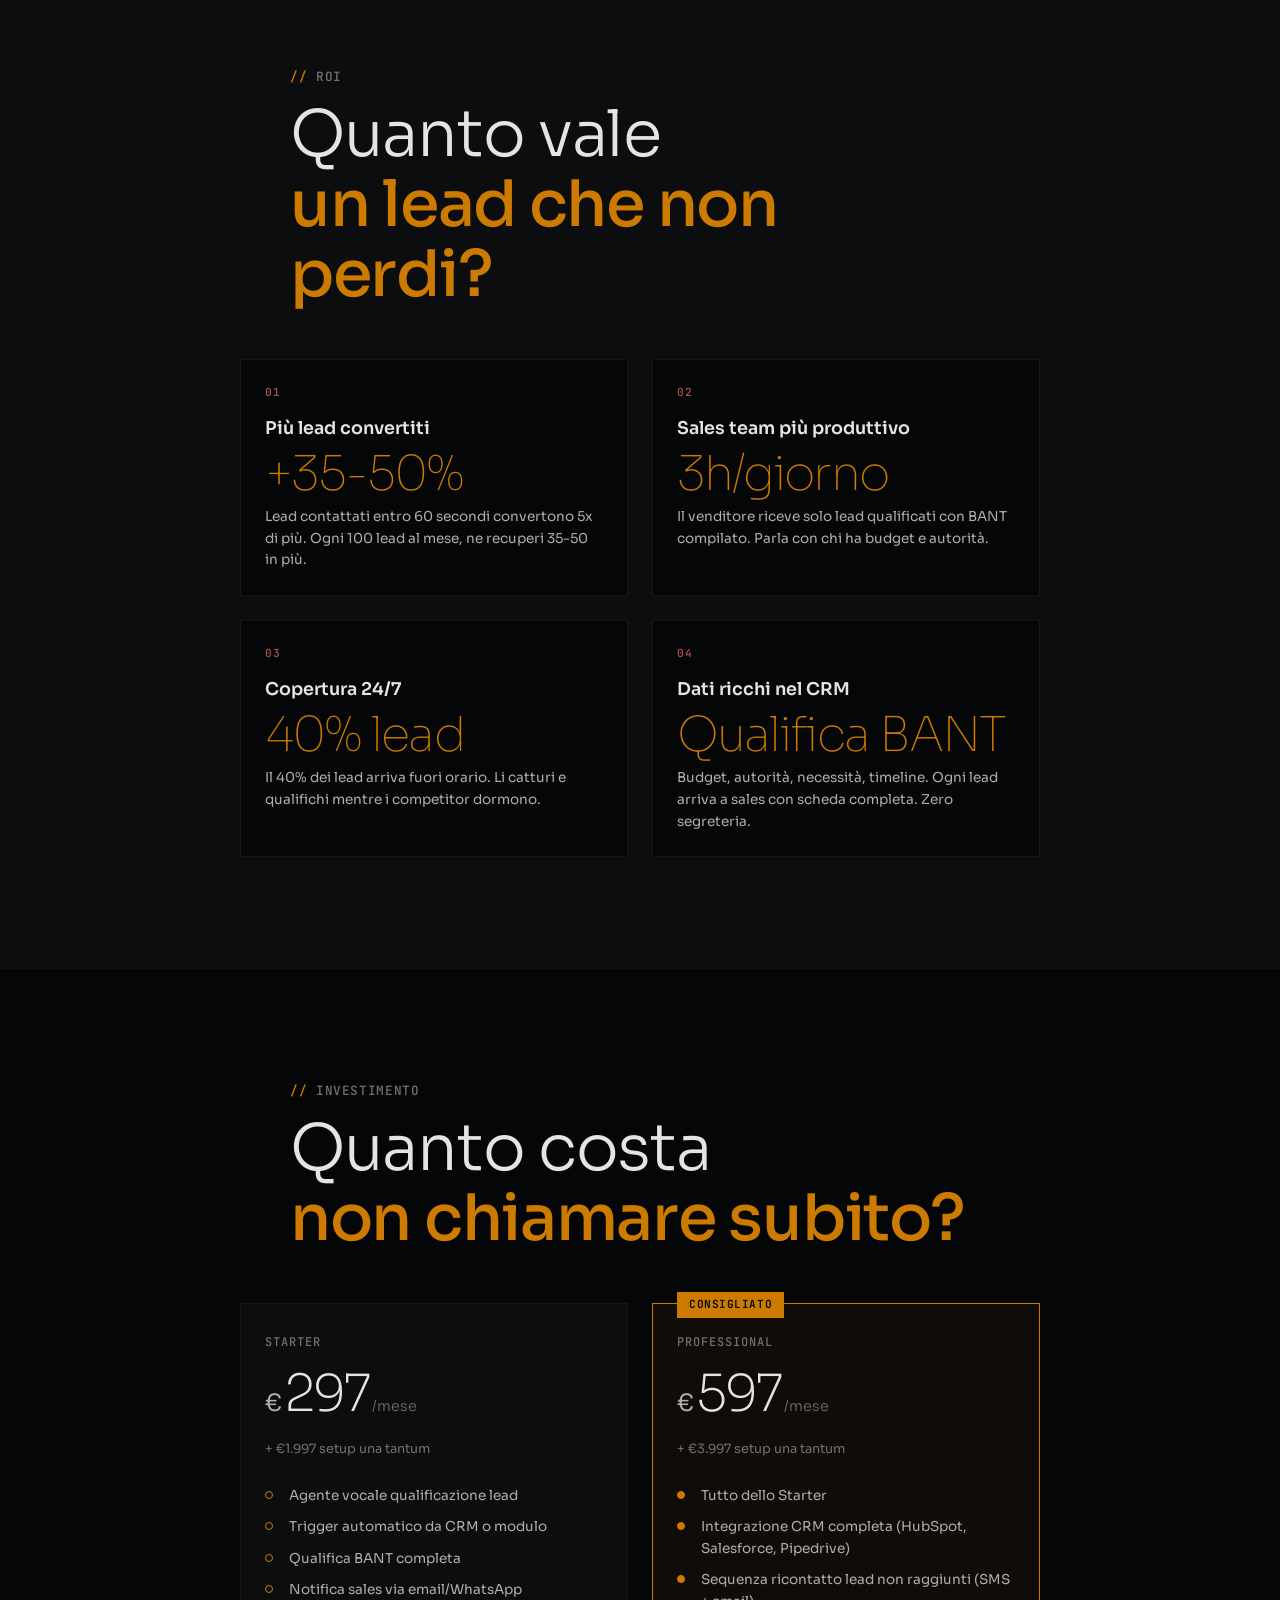
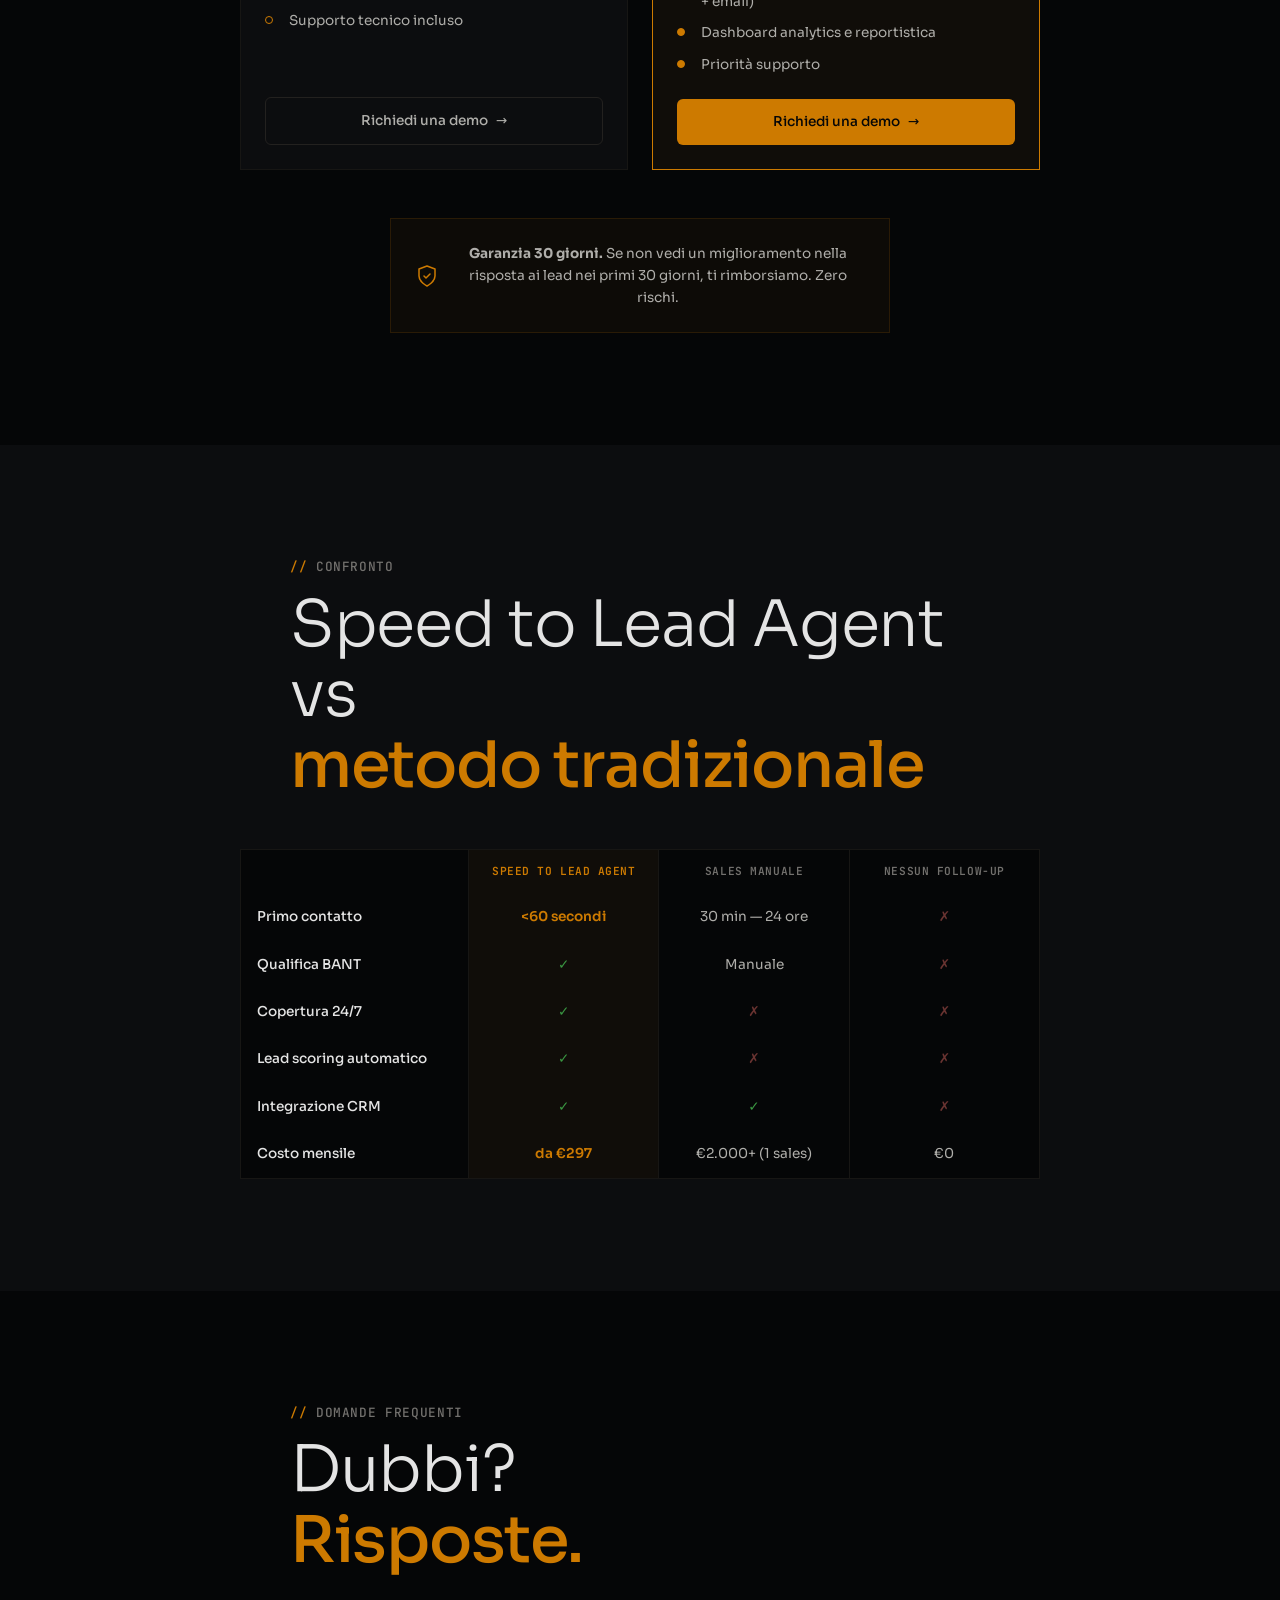
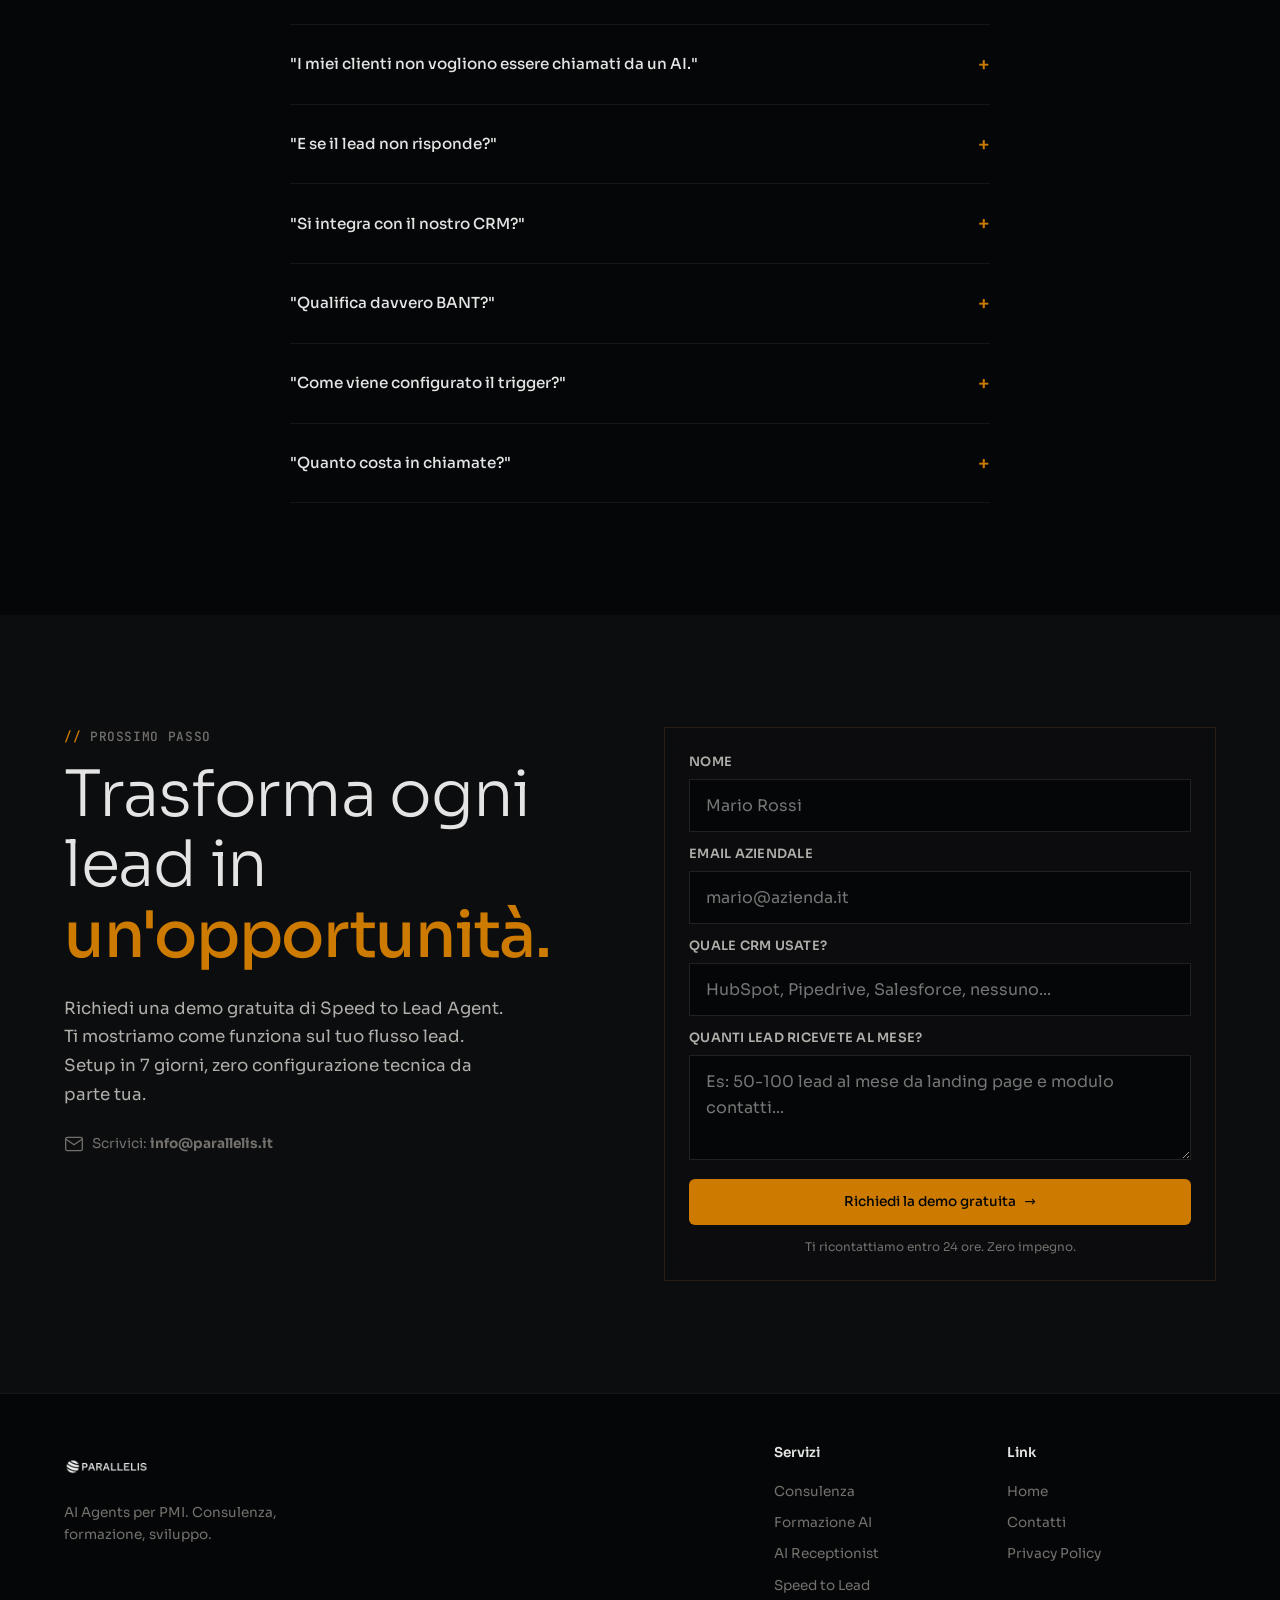
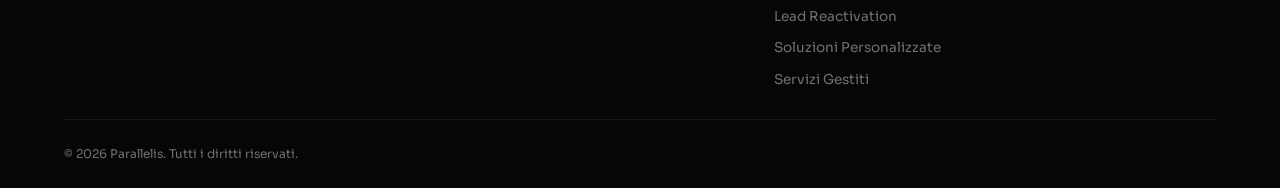
<file: speed-to-lead-agent.html>
<!DOCTYPE html>
<html lang="it" class="no-js">
<head>
<meta charset="UTF-8">
<meta name="viewport" content="width=device-width, initial-scale=1.0">
<title>Speed to Lead AI Agent | Lead in 60s | Parallelis</title>
<meta name="description" content="Speed to Lead AI Agent. Chiama ogni lead in &lt;60 secondi, qualifica BANT, fissa meeting. Recupera lead persi dai competitor. Da 2000€ + 297€/mese.">
<meta name="keywords" content="velocità risposta lead, qualifica lead, agente vocale B2B, chiamata lead automatica, qualifica BANT, risposta immediata lead">
<meta name="author" content="Parallelis">
<meta name="robots" content="index, follow">
<link rel="canonical" href="https://parallelis.it/speed-to-lead-agent">
<link rel="alternate" hreflang="it" href="https://parallelis.it/speed-to-lead-agent">
<link rel="alternate" hreflang="x-default" href="https://parallelis.it/speed-to-lead-agent">

<meta property="og:title" content="Speed to Lead Agent — Contatta i lead in &lt;60 secondi">
<meta property="og:description" content="L'AI chiama ogni lead in meno di 60 secondi, qualifica BANT, fissa meeting sul calendario sales. Da Parallelis Parma.">
<meta property="og:type" content="product">
<meta property="og:url" content="https://parallelis.it/speed-to-lead-agent">
<meta property="og:site_name" content="Parallelis">

<meta property="og:image" content="https://parallelis.it/og-image.jpg">
<meta property="og:image:width" content="1200">
<meta property="og:image:height" content="630">
<meta name="twitter:image" content="https://parallelis.it/og-image.jpg">

<meta name="twitter:card" content="summary_large_image">
<meta name="twitter:title" content="Speed to Lead Agent AI per PMI | Parallelis">
<meta name="twitter:description" content="Lead in entrata → chiamata immediata → qualifica BANT → meeting fissato. In meno di 60 secondi.">

<script type="application/ld+json">
{
  "@context": "https://schema.org",
  "@type": "SoftwareApplication",
  "name": "Speed to Lead Agent by Parallelis",
  "applicationCategory": "BusinessApplication",
  "operatingSystem": "Cloud",
  "description": "Agente AI che chiama i lead in entrata in meno di 60 secondi, li qualifica su BANT, fissa meeting con il sales team.",
  "offers": {
    "@type": "AggregateOffer",
    "lowPrice": "2000",
    "highPrice": "5000",
    "priceCurrency": "EUR",
    "billingPeriod": "P1M"
  }
}
</script>

<link rel="preconnect" href="https://fonts.googleapis.com">
<link rel="preconnect" href="https://fonts.gstatic.com" crossorigin>
<link rel="icon" type="image/png" href="favicon.png" sizes="64x64">
<link rel="apple-touch-icon" href="apple-touch-icon.png">
<link href="https://fonts.googleapis.com/css2?family=Sora:wght@300;400;500;600;700;800&family=JetBrains+Mono:wght@400;500&display=swap" rel="stylesheet">
<link rel="stylesheet" href="styles.css">
<link rel="stylesheet" href="receptionist.css">
<link rel="stylesheet" href="speed-to-lead.css">
<script>document.documentElement.classList.remove('no-js');</script>
</head>
<body>

<a href="#main-content" class="skip-link">Salta al contenuto</a>

<header class="site-header" role="banner">
  <nav class="nav" aria-label="Navigazione principale">
    <a href="/" class="logo" aria-label="Parallelis Home">
      <img src="parallelis-logo-amber.png" alt="Parallelis" class="logo-img" width="240" height="135">
    </a>
    <div class="nav-links" id="nav-menu">
      <a href="#come-funziona">Come funziona</a>
      <a href="#prezzi">Prezzi</a>
      <a href="#faq">FAQ</a>
      <a href="#contatto" class="btn btn--nav">Richiedi demo</a>
    </div>
    <button class="hamburger" aria-label="Menu" aria-expanded="false" aria-controls="nav-menu">
      <span class="hamburger-line"></span>
      <span class="hamburger-line"></span>
    </button>
  </nav>
</header>

<main id="main-content">

  <section class="lp-hero" id="hero">
    <div class="lp-hero-bg">
      <canvas class="lp-hero-canvas" aria-hidden="true"></canvas>
    </div>
    <div class="lp-hero-inner">
      <div class="lp-hero-text">
        <p class="lp-badge">
          <span class="lp-badge-dot"></span>
          Per team commerciali B2B
        </p>
        <h1 class="lp-hero-title">
          Chiama i lead in<br>
          <span class="text-accent">&lt;60 secondi.</span>
        </h1>
        <p class="lp-hero-sub">
          Nuovo lead in entrata? L'AI chiama subito. Qualifica BANT. Fissa un meeting.<br>
          <strong>Il sales team vende, non perde tempo.</strong>
        </p>
        <div class="lp-hero-cta">
          <a href="#contatto" class="btn btn--primary btn--lg">
            Richiedi una demo gratuita
            <span class="btn-arrow">→</span>
          </a>
          <p class="lp-hero-note">Nessun impegno. Setup in 7 giorni.</p>
        </div>
      </div>

      <div class="lp-hero-metric" aria-hidden="true">
        <div class="lp-metric-card">
          <span class="lp-metric-value">&lt;60</span><span class="lp-metric-dash">s</span>
          <span class="lp-metric-label">dalla lead generation<br>alla prima chiamata</span>
        </div>
        <div class="lp-metric-card lp-metric-card--accent">
          <span class="lp-metric-value">3</span><span class="lp-metric-dash">+</span>
          <span class="lp-metric-range">ore/giorno</span>
          <span class="lp-metric-label">risparmiate al sales team<br>su chiamate non qualificate</span>
        </div>
      </div>
    </div>

    <div class="lp-wave" aria-hidden="true">
      <svg viewBox="0 0 800 100" preserveAspectRatio="none">
        <path class="wave-line wave-1" d="M0,50 C200,20 600,80 800,50" fill="none" stroke="currentColor" stroke-width="1"/>
        <path class="wave-line wave-2" d="M0,50 C200,30 600,70 800,50" fill="none" stroke="currentColor" stroke-width="1"/>
        <path class="wave-line wave-3" d="M0,50 C200,40 600,60 800,50" fill="none" stroke="currentColor" stroke-width="1"/>
      </svg>
    </div>
  </section>

  <section class="lp-social-proof">
    <div class="lp-proof-inner">
      <span class="lp-proof-item">Risposta in <strong>&lt;60 secondi</strong></span>
      <span class="lp-proof-sep">·</span>
      <span class="lp-proof-item">Recupero lead <strong>35-50%</strong> altrimenti persi</span>
      <span class="lp-proof-sep">·</span>
      <span class="lp-proof-item"><strong>Garanzia</strong> soddisfatti o rimborsati</span>
    </div>
  </section>

  <section class="lp-problem" id="problema">
    <div class="lp-container">
      <div class="lp-section-header">
        <p class="section-eyebrow"><span class="mono-accent">//</span> Il problema</p>
        <h2 class="section-title">
          Ogni minuto di ritardo<br>
          è un lead <span class="text-accent">che si raffredda.</span>
        </h2>
      </div>
      <div class="lp-problem-grid">
        <div class="lp-problem-item" data-reveal>
          <span class="lp-problem-num">01</span>
          <h3>Rispondere dopo 5 minuti?</h3>
          <p>Dopo 5 minuti le probabilità di contattare un lead calano del 80%. Dopo 30 minuti è già un cold lead.</p>
        </div>
        <div class="lp-problem-item" data-reveal>
          <span class="lp-problem-num">02</span>
          <h3>Sales team sommerso</h3>
          <p>3 ore al giorno in chiamate non qualificate. Lead senza budget, senza autorità, senza urgenza.</p>
        </div>
        <div class="lp-problem-item" data-reveal>
          <span class="lp-problem-num">03</span>
          <h3>Lead di notte e weekend</h3>
          <p>Il 40% dei lead arriva fuori orario. Quando li richiami lunedì hanno già scelto un competitor.</p>
        </div>
        <div class="lp-problem-item" data-reveal>
          <span class="lp-problem-num">04</span>
          <h3>Nessuna qualifica automatica</h3>
          <p>Budget? Autorità? Tempistiche? Ogni lead va scoperto parlandoci. Il sales team perde ore su chi non comprerà mai.</p>
        </div>
      </div>
    </div>
  </section>

  <section class="lp-solution" id="come-funziona">
    <div class="lp-container">
      <div class="lp-section-header">
        <p class="section-eyebrow"><span class="mono-accent">//</span> La soluzione</p>
        <h2 class="section-title">
          Come funziona<br>
          <span class="text-accent">Speed to Lead Agent</span>
        </h2>
      </div>

      <div class="lp-flow">
        <div class="lp-flow-step" data-reveal>
          <div class="lp-flow-visual">
            <svg width="48" height="48" viewBox="0 0 24 24" fill="none" stroke="currentColor" stroke-width="1.5" stroke-linecap="round" stroke-linejoin="round">
              <path d="M22 12h-4l-3 9L9 3l-3 9H2"/>
            </svg>
          </div>
          <div class="lp-flow-content">
            <span class="lp-flow-num">1</span>
            <h3>Il lead arriva</h3>
            <p>Da modulo web, landing page, WhatsApp o CRM. L'AI riceve nome, email e fonte del lead in tempo reale.</p>
          </div>
        </div>

        <div class="lp-flow-connector" aria-hidden="true">
          <span class="lp-connector-line"></span>
        </div>

        <div class="lp-flow-step" data-reveal>
          <div class="lp-flow-visual">
            <svg width="48" height="48" viewBox="0 0 24 24" fill="none" stroke="currentColor" stroke-width="1.5" stroke-linecap="round" stroke-linejoin="round">
              <path d="M22 16.92v3a2 2 0 0 1-2.18 2 19.79 19.79 0 0 1-8.63-3.07 19.5 19.5 0 0 1-6-6 19.79 19.79 0 0 1-3.07-8.67A2 2 0 0 1 4.11 2h3a2 2 0 0 1 2 1.72c.127.96.361 1.903.7 2.81a2 2 0 0 1-.45 2.11L8.09 9.91a16 16 0 0 0 6 6l1.27-1.27a2 2 0 0 1 2.11-.45c.907.339 1.85.573 2.81.7A2 2 0 0 1 22 16.92z"/>
              <span class="lp-ring-pulse"></span>
            </svg>
          </div>
          <div class="lp-flow-content">
            <span class="lp-flow-num">2</span>
            <h3>L'AI chiama in &lt;60 secondi</h3>
            <p>Voce naturale professionale. Si presenta, spiega perché chiama, ingaggia il lead in una conversazione.</p>
          </div>
        </div>

        <div class="lp-flow-connector" aria-hidden="true">
          <span class="lp-connector-line"></span>
        </div>

        <div class="lp-flow-step" data-reveal>
          <div class="lp-flow-visual">
            <svg width="48" height="48" viewBox="0 0 24 24" fill="none" stroke="currentColor" stroke-width="1.5" stroke-linecap="round" stroke-linejoin="round">
              <polygon points="12 2 15.09 8.26 22 9.27 17 14.14 18.18 21.02 12 17.77 5.82 21.02 7 14.14 2 9.27 8.91 8.26 12 2"/>
            </svg>
          </div>
          <div class="lp-flow-content">
            <span class="lp-flow-num">3</span>
            <h3>Qualifica BANT e fa scoring</h3>
            <p>Raccoglie budget, autorità, necessità e timeline. Assegna un punteggio al lead e decide se passarlo a sales o coltivarlo.</p>
          </div>
        </div>

        <div class="lp-flow-connector" aria-hidden="true">
          <span class="lp-connector-line"></span>
        </div>

        <div class="lp-flow-step" data-reveal>
          <div class="lp-flow-visual">
            <svg width="48" height="48" viewBox="0 0 24 24" fill="none" stroke="currentColor" stroke-width="1.5" stroke-linecap="round" stroke-linejoin="round">
              <rect x="3" y="4" width="18" height="18" rx="2" ry="2"/>
              <line x1="16" y1="2" x2="16" y2="6"/>
              <line x1="8" y1="2" x2="8" y2="6"/>
              <line x1="3" y1="10" x2="21" y2="10"/>
              <path d="M9 16l2 2 4-4"/>
            </svg>
            <span class="lp-notify-badge">!</span>
          </div>
          <div class="lp-flow-content">
            <span class="lp-flow-num">4</span>
            <h3>Meeting fissato & lead in CRM</h3>
            <p>Lead caldo → meeting su calendario sales. Lead freddo → sequenza nutrimento automatica. Tutto tracciato nel CRM.</p>
          </div>
        </div>
      </div>
    </div>
  </section>

  <section class="lp-numbers">
    <div class="lp-container">
      <div class="lp-numbers-grid">
        <div class="lp-number-item" data-reveal>
          <span class="lp-number-value">&lt;60s</span>
          <span class="lp-number-label">Tempo medio prima chiamata. Lead colto ancora caldo.</span>
        </div>
        <div class="lp-number-item" data-reveal>
          <span class="lp-number-value">35-50%</span>
          <span class="lp-number-label">Lead recuperati che altrimenti si sarebbero persi per ritardo.</span>
        </div>
        <div class="lp-number-item" data-reveal>
          <span class="lp-number-value">3h</span>
          <span class="lp-number-label">Risparmiate al giorno al sales team su chiamate non qualificate.</span>
        </div>
        <div class="lp-number-item" data-reveal>
          <span class="lp-number-value">24/7</span>
          <span class="lp-number-label">Lead catturati e qualificati anche di notte, weekend e festivi.</span>
        </div>
      </div>
    </div>
  </section>

  <section class="stl-roi" id="roi">
    <div class="lp-container">
      <div class="lp-section-header">
        <p class="section-eyebrow"><span class="mono-accent">//</span> ROI</p>
        <h2 class="section-title">
          Quanto vale<br>
          <span class="text-accent">un lead che non perdi?</span>
        </h2>
      </div>

      <div class="stl-roi-grid">
        <div class="stl-roi-card" data-reveal>
          <span class="stl-roi-num">01</span>
          <h3>Più lead convertiti</h3>
          <p class="stl-roi-stat">+35-50%</p>
          <p class="stl-roi-desc">Lead contattati entro 60 secondi convertono 5x di più. Ogni 100 lead al mese, ne recuperi 35-50 in più.</p>
        </div>
        <div class="stl-roi-card" data-reveal>
          <span class="stl-roi-num">02</span>
          <h3>Sales team più produttivo</h3>
          <p class="stl-roi-stat">3h/giorno</p>
          <p class="stl-roi-desc">Il venditore riceve solo lead qualificati con BANT compilato. Parla con chi ha budget e autorità.</p>
        </div>
        <div class="stl-roi-card" data-reveal>
          <span class="stl-roi-num">03</span>
          <h3>Copertura 24/7</h3>
          <p class="stl-roi-stat">40% lead</p>
          <p class="stl-roi-desc">Il 40% dei lead arriva fuori orario. Li catturi e qualifichi mentre i competitor dormono.</p>
        </div>
        <div class="stl-roi-card" data-reveal>
          <span class="stl-roi-num">04</span>
          <h3>Dati ricchi nel CRM</h3>
          <p class="stl-roi-stat">Qualifica BANT</p>
          <p class="stl-roi-desc">Budget, autorità, necessità, timeline. Ogni lead arriva a sales con scheda completa. Zero segreteria.</p>
        </div>
      </div>
    </div>
  </section>

  <section class="lp-pricing" id="prezzi">
    <div class="lp-container">
      <div class="lp-section-header">
        <p class="section-eyebrow"><span class="mono-accent">//</span> Investimento</p>
        <h2 class="section-title">
          Quanto costa<br>
          <span class="text-accent">non chiamare subito?</span>
        </h2>
      </div>

      <div class="lp-pricing-grid">
        <div class="lp-price-card" data-reveal>
          <div class="lp-price-header">
            <span class="lp-price-tier">Starter</span>
            <div class="lp-price-amount">
              <span class="lp-price-currency">€</span><span class="lp-price-value">297</span>
              <span class="lp-price-period">/mese</span>
            </div>
            <span class="lp-price-setup">+ €1.997 setup una tantum</span>
          </div>
          <ul class="lp-price-features">
            <li>Agente vocale qualificazione lead</li>
            <li>Trigger automatico da CRM o modulo</li>
            <li>Qualifica BANT completa</li>
            <li>Notifica sales via email/WhatsApp</li>
            <li>Supporto tecnico incluso</li>
          </ul>
          <a href="#contatto" class="btn btn--ghost btn--full">
            Richiedi una demo
            <span class="btn-arrow">→</span>
          </a>
        </div>

        <div class="lp-price-card lp-price-card--featured" data-reveal>
          <span class="lp-price-badge">Consigliato</span>
          <div class="lp-price-header">
            <span class="lp-price-tier">Professional</span>
            <div class="lp-price-amount">
              <span class="lp-price-currency">€</span><span class="lp-price-value">597</span>
              <span class="lp-price-period">/mese</span>
            </div>
            <span class="lp-price-setup">+ €3.997 setup una tantum</span>
          </div>
          <ul class="lp-price-features">
            <li>Tutto dello Starter</li>
            <li>Integrazione CRM completa (HubSpot, Salesforce, Pipedrive)</li>
            <li>Sequenza ricontatto lead non raggiunti (SMS + email)</li>
            <li>Dashboard analytics e reportistica</li>
            <li>Priorità supporto</li>
          </ul>
          <a href="#contatto" class="btn btn--primary btn--full">
            Richiedi una demo
            <span class="btn-arrow">→</span>
          </a>
        </div>
      </div>

      <div class="lp-pricing-guarantee">
        <svg width="24" height="24" viewBox="0 0 24 24" fill="none" stroke="currentColor" stroke-width="1.5" stroke-linecap="round" stroke-linejoin="round">
          <path d="M12 22s8-4 8-10V5l-8-3-8 3v7c0 6 8 10 8 10z"/>
          <path d="M9 12l2 2 4-4"/>
        </svg>
        <p><strong>Garanzia 30 giorni.</strong> Se non vedi un miglioramento nella risposta ai lead nei primi 30 giorni, ti rimborsiamo. Zero rischi.</p>
      </div>
    </div>
  </section>

  <section class="lp-compare">
    <div class="lp-container">
      <div class="lp-section-header">
        <p class="section-eyebrow"><span class="mono-accent">//</span> Confronto</p>
        <h2 class="section-title">
          Speed to Lead Agent vs<br>
          <span class="text-accent">metodo tradizionale</span>
        </h2>
      </div>
      <div class="lp-compare-table" data-reveal>
        <div class="lp-compare-row lp-compare-head">
          <span></span>
          <span class="lp-compare-highlight">Speed to Lead Agent</span>
          <span>Sales manuale</span>
          <span>Nessun follow-up</span>
        </div>
        <div class="lp-compare-row">
          <span>Primo contatto</span>
          <span class="lp-compare-highlight">&lt;60 secondi</span>
          <span>30 min — 24 ore</span>
          <span><span class="lp-cross">✗</span></span>
        </div>
        <div class="lp-compare-row">
          <span>Qualifica BANT</span>
          <span class="lp-compare-highlight"><span class="lp-check">✓</span></span>
          <span>Manuale</span>
          <span><span class="lp-cross">✗</span></span>
        </div>
        <div class="lp-compare-row">
          <span>Copertura 24/7</span>
          <span class="lp-compare-highlight"><span class="lp-check">✓</span></span>
          <span><span class="lp-cross">✗</span></span>
          <span><span class="lp-cross">✗</span></span>
        </div>
        <div class="lp-compare-row">
          <span>Lead scoring automatico</span>
          <span class="lp-compare-highlight"><span class="lp-check">✓</span></span>
          <span><span class="lp-cross">✗</span></span>
          <span><span class="lp-cross">✗</span></span>
        </div>
        <div class="lp-compare-row">
          <span>Integrazione CRM</span>
          <span class="lp-compare-highlight"><span class="lp-check">✓</span></span>
          <span><span class="lp-check">✓</span></span>
          <span><span class="lp-cross">✗</span></span>
        </div>
        <div class="lp-compare-row">
          <span>Costo mensile</span>
          <span class="lp-compare-highlight">da €297</span>
          <span>€2.000+ (1 sales)</span>
          <span>€0</span>
        </div>
      </div>
    </div>
  </section>

  <section class="lp-faq" id="faq">
    <div class="lp-container">
      <div class="lp-section-header">
        <p class="section-eyebrow"><span class="mono-accent">//</span> Domande frequenti</p>
        <h2 class="section-title">
          Dubbi?<br>
          <span class="text-accent">Risposte.</span>
        </h2>
      </div>

      <div class="lp-faq-list">
        <details class="lp-faq-item" data-reveal>
          <summary>
            <span>"I miei clienti non vogliono essere chiamati da un AI."</span>
            <span class="lp-faq-toggle">+</span>
          </summary>
          <p>L'agente si presenta sempre come AI — nessun inganno. La maggior parte delle persone apprezza la velocità: ricevere una chiamata in 60 secondi da un AI che risponde a tutte le domande è meglio che aspettare ore o ricevere 10 email automatiche. Se il lead preferisce parlare con un umano, l'AI lo passa al sales team.</p>
        </details>

        <details class="lp-faq-item" data-reveal>
          <summary>
            <span>"E se il lead non risponde?"</span>
            <span class="lp-faq-toggle">+</span>
          </summary>
          <p>L'agente prova fino a 3 volte in fasce orarie diverse. Se non risponde, invia un SMS di riepilogo e un'email di ricontatto. Il lead rimane in coda per un tentativo successivo o viene passato a una sequenza di nutrimento automatica.</p>
        </details>

        <details class="lp-faq-item" data-reveal>
          <summary>
            <span>"Si integra con il nostro CRM?"</span>
            <span class="lp-faq-toggle">+</span>
          </summary>
          <p>Sì. L'agente si connette a HubSpot, Salesforce, Pipedrive, Zoho, Monday.com e qualsiasi CRM con API. Se usi un CRM meno comune, lo integriamo via webhook. Il lead arriva già qualificato con tutti i dati BANT compilati.</p>
        </details>

        <details class="lp-faq-item" data-reveal>
          <summary>
            <span>"Qualifica davvero BANT?"</span>
            <span class="lp-faq-toggle">+</span>
          </summary>
          <p>L'agente segue un copione strutturato: chiede budget indicativo, chi è il decision maker, che necessità ha e in che timeline vuole procedere. Compila una scheda lead strutturata. Se il lead non ha budget o autorità, viene marcato come nutrimento invece di occupare il sales team.</p>
        </details>

        <details class="lp-faq-item" data-reveal>
          <summary>
            <span>"Come viene configurato il trigger?"</span>
            <span class="lp-faq-toggle">+</span>
          </summary>
          <p>Colleghiamo l'agente al tuo modulo lead (Typeform, Gravity Forms, Webflow, WordPress) o al tuo CRM. Alla ricezione di un nuovo lead, l'API attiverà la chiamata in automatico. Setup tecnico gestito da noi in 7 giorni.</p>
        </details>

        <details class="lp-faq-item" data-reveal>
          <summary>
            <span>"Quanto costa in chiamate?"</span>
            <span class="lp-faq-toggle">+</span>
          </summary>
          <p>Il costo di chiamata è incluso nel canone mensile. Ogni piano ha un plafond di minuti incluso. Superato il plafond, si paga a consumo (€0,10-0,30/minuto a seconda della destinazione). Per la maggior parte delle aziende B2B, il plafond base basta e avanza.</p>
        </details>
      </div>
    </div>
  </section>

  <section class="lp-cta" id="contatto">
    <div class="lp-container">
      <div class="lp-cta-grid">
        <div class="lp-cta-text">
          <p class="section-eyebrow"><span class="mono-accent">//</span> Prossimo passo</p>
          <h2 class="section-title">
            Trasforma ogni lead in<br>
            <span class="text-accent">un'opportunità.</span>
          </h2>
          <p class="lp-cta-desc">
            Richiedi una demo gratuita di Speed to Lead Agent. Ti mostriamo come funziona sul tuo flusso lead.
            Setup in 7 giorni, zero configurazione tecnica da parte tua.
          </p>
          <div class="lp-cta-contact">
            <a href="mailto:info@parallelis.it" class="lp-cta-phone">
              <svg width="20" height="20" viewBox="0 0 24 24" fill="none" stroke="currentColor" stroke-width="1.5"><path d="M4 4h16c1.1 0 2 .9 2 2v12c0 1.1-.9 2-2 2H4c-1.1 0-2-.9-2-2V6c0-1.1.9-2 2-2z"/><polyline points="22,6 12,13 2,6"/></svg>
              <span>Scrivici: <strong>info@parallelis.it</strong></span>
            </a>
          </div>
        </div>

        <form class="contact-form" netlify name="speed-to-lead" method="POST" data-netlify="true">
          <input type="hidden" name="form-name" value="speed-to-lead">
          <input type="hidden" name="product" value="Speed to Lead Agent">
          <div class="form-group">
            <label for="stl-name">Nome</label>
            <input type="text" id="stl-name" name="name" placeholder="Mario Rossi" autocomplete="name" required>
          </div>
          <div class="form-group">
            <label for="stl-email">Email aziendale</label>
            <input type="email" id="stl-email" name="email" placeholder="mario@azienda.it" autocomplete="email" required>
          </div>
          <div class="form-group">
            <label for="stl-crm">Quale CRM usate?</label>
            <input type="text" id="stl-crm" name="crm" placeholder="HubSpot, Pipedrive, Salesforce, nessuno...">
          </div>
          <div class="form-group">
            <label for="stl-volume">Quanti lead ricevete al mese?</label>
            <textarea id="stl-volume" name="volume" rows="3" placeholder="Es: 50-100 lead al mese da landing page e modulo contatti..." required></textarea>
          </div>
          <button type="submit" class="btn btn--primary btn--full">
            Richiedi la demo gratuita
            <span class="btn-arrow">→</span>
          </button>
          <p class="form-note">Ti ricontattiamo entro 24 ore. Zero impegno.</p>
        </form>
      </div>
    </div>
  </section>

</main>

<footer class="site-footer" role="contentinfo">
  <div class="lp-container">
    <div class="footer-grid">
      <div class="footer-brand">
        <a href="/" class="logo">
          <img src="parallelis-logo-dark.png" alt="Parallelis" class="logo-img logo-img--small" width="120" height="67" loading="lazy">
        </a>
        <p class="footer-desc">AI Agents per PMI. Consulenza, formazione, sviluppo.</p>
      </div>
      <div class="footer-links">
        <nav class="footer-col" aria-label="Servizi">
          <h4>Servizi</h4>
          <a href="/#servizi">Consulenza</a>
          <a href="/formazione-ai">Formazione AI</a>
          <a href="/ai-receptionist">AI Receptionist</a>
          <a href="/speed-to-lead-agent">Speed to Lead</a>
          <a href="/lead-reactivation-agent">Lead Reactivation</a>
          <a href="#servizi">Soluzioni Personalizzate</a>
          <a href="#servizi">Servizi Gestiti</a>
        </nav>
        <nav class="footer-col" aria-label="Navigazione">
          <h4>Link</h4>
          <a href="/">Home</a>
          <a href="#contatto">Contatti</a>
          <a href="mailto:info@parallelis.it?subject=Privacy">Privacy Policy</a>
        </nav>
      </div>
    </div>
    <div class="footer-bottom">
      <p>&copy; 2026 Parallelis. Tutti i diritti riservati.</p>
    </div>
  </div>
</footer>

<script src="script.js"></script>
<script src="speed-to-lead.js"></script>

<div class="lp-mobile-cta" id="mobile-cta" aria-hidden="true">
  <a href="#contatto" class="btn btn--primary btn--full">
    Richiedi demo gratuita
    <span class="btn-arrow">→</span>
  </a>
</div>

</body>
</html>
</file>
<file: styles.css>
/* ============================================
   Parallelis — Neo-Industrial Solar Design System
   Anti-AI-slop by design
   ============================================ */

/* --- Custom Properties --- */
:root {
  /* palette */
  --bg: oklch(12% 0.005 260);
  --surface: oklch(16% 0.005 260);
  --surface-hover: oklch(20% 0.005 260);
  --accent: oklch(65% 0.18 75);
  --accent-glow: oklch(65% 0.18 75 / 0.15);
  --accent-bg: oklch(65% 0.18 75 / 0.04);
  --accent-border: oklch(65% 0.18 75 / 0.15);
  --accent-light: oklch(65% 0.18 75 / 0.3);
  --accent-2: oklch(55% 0.12 45);
  --text: oklch(92% 0 0);
  --text-secondary: oklch(75% 0.005 80);
  --text-muted: oklch(55% 0.005 80);
  --border: oklch(25% 0.005 75);
  --border-light: oklch(20% 0.005 75);
  --border-hover: oklch(40% 0.005 75);
  --surface-overlay: oklch(100% 0 0 / 0.05);

  /* typography */
  --font-display: 'Sora', system-ui, sans-serif;
  --font-mono: 'JetBrains Mono', 'Fira Code', monospace;

  /* spacing */
  --space-xs: 0.5rem;
  --space-sm: 0.75rem;
  --space-md: 1.5rem;
  --space-lg: 3rem;
  --space-xl: 5rem;
  --space-2xl: 7rem;

  /* layout */
  --max-width: 1200px;
  --header-height: 4.5rem;

  /* easing */
  --ease-out-expo: cubic-bezier(0.16, 1, 0.3, 1);
  --ease-out-quart: cubic-bezier(0.25, 1, 0.5, 1);

  --color-error: oklch(50% 0.15 20);
  --color-success: oklch(60% 0.15 145);
  --shadow: rgba(0,0,0,0.3);

  color-scheme: dark;
  font-synthesis: none;
}

/* --- Reset --- */
*, *::before, *::after {
  margin: 0;
  padding: 0;
  box-sizing: border-box;
}

html {
  scroll-behavior: smooth;
  -webkit-font-smoothing: antialiased;
  -moz-osx-font-smoothing: grayscale;
}

body {
  font-family: var(--font-display);
  font-weight: 400;
  background: var(--bg);
  color: var(--text);
  line-height: 1.6;
  font-size: 1rem;
  overflow-x: hidden;
}

img, svg { display: block; max-width: 100%; }
a { color: inherit; text-decoration: none; }
button { font: inherit; cursor: pointer; border: none; background: none; }
input, textarea { font: inherit; color: inherit; }
input, textarea, select { font-size: 16px !important; }

::selection {
  background: var(--accent);
  color: var(--bg);
}

:focus-visible,
:focus {
  outline: 2px solid var(--accent);
  outline-offset: 2px;
}

/* --- Glass Utility --- */
.glass {
  background: color-mix(in oklch, var(--surface) 70%, transparent);
  backdrop-filter: blur(20px);
  -webkit-backdrop-filter: blur(20px);
  border: 1px solid var(--border-light);
  box-shadow:
    0 0 0 1px color-mix(in oklch, var(--accent) 5%, transparent),
    inset 0 1px 0 color-mix(in oklch, var(--text) 8%, transparent),
    0 4px 24px color-mix(in oklch, var(--bg) 40%, transparent);
}

.glass--card {
  background: color-mix(in oklch, var(--surface) 60%, transparent);
  backdrop-filter: blur(16px);
  -webkit-backdrop-filter: blur(16px);
  border: 1px solid color-mix(in oklch, var(--accent) 10%, var(--border));
  transition: border-color 0.3s var(--ease-out-quart), transform 0.3s var(--ease-out-quart), box-shadow 0.3s var(--ease-out-quart);
}

.glass--card:hover {
  border-color: color-mix(in oklch, var(--accent) 25%, var(--border-hover));
  box-shadow: 0 0 40px var(--accent-glow), 0 8px 32px var(--shadow);
  transform: translateY(-3px);
}

.glass--btn {
  background: color-mix(in oklch, var(--surface) 50%, transparent);
  backdrop-filter: blur(12px);
  -webkit-backdrop-filter: blur(12px);
  border: 1px solid color-mix(in oklch, var(--accent) 20%, var(--border));
  color: var(--text);
  box-shadow: 0 0 20px transparent;
  transition: all 0.3s var(--ease-out-quart);
}

.glass--btn:hover {
  border-color: var(--accent);
  box-shadow: 0 0 30px var(--accent-glow), 0 4px 20px var(--accent-light);
  transform: scale(1.02);
}

@supports not (backdrop-filter: blur(1px)) {
  .glass,
  .glass--card,
  .glass--btn,
  .site-header.scrolled,
  .service-card,
  .step-content,
  .pg-card,
  .fp-phone,
  .faq-item,
  .contact-form {
    background: var(--surface);
  }
}

/* --- Section Canvas Container --- */
.section-canvas-wrap {
  position: absolute;
  inset: 0;
  z-index: 0;
  overflow: hidden;
  pointer-events: none;
}

.section-canvas-wrap canvas {
  width: 100%;
  height: 100%;
  display: block;
}

.section-canvas-wrap + * {
  position: relative;
  z-index: 1;
}

/* --- Parallel Lines Divider --- */
.lines-divider {
  position: absolute;
  inset: 0;
  z-index: 0;
  pointer-events: none;
  overflow: hidden;
}

.lines-divider::before {
  content: '';
  position: absolute;
  inset: 0;
  background: repeating-linear-gradient(
    90deg,
    transparent 0px,
    color-mix(in oklch, var(--accent) 5%, transparent) 1px,
    transparent 2px,
    transparent 48px
  );
  opacity: 0.4;
}

.lines-divider--angled::before {
  background: repeating-linear-gradient(
    -75deg,
    transparent 0px,
    color-mix(in oklch, var(--accent) 4%, transparent) 1px,
    transparent 2px,
    transparent 60px
  );
}

.lines-divider--angled-reverse::before {
  background: repeating-linear-gradient(
    75deg,
    transparent 0px,
    color-mix(in oklch, var(--accent) 4%, transparent) 1px,
    transparent 2px,
    transparent 60px
  );
}

.lines-divider--top {
  height: 1px;
  background: linear-gradient(
    90deg,
    transparent 0%,
    color-mix(in oklch, var(--accent) 20%, transparent) 50%,
    transparent 100%
  );
}

.lines-divider--glow {
  height: 3px;
  background: linear-gradient(
    90deg,
    transparent 0%,
    color-mix(in oklch, var(--accent) 40%, transparent) 30%,
    var(--accent) 50%,
    color-mix(in oklch, var(--accent) 40%, transparent) 70%,
    transparent 100%
  );
  filter: blur(4px);
}

/* --- Typography --- */
.section-eyebrow {
  font-family: var(--font-mono);
  font-size: 0.8rem;
  font-weight: 500;
  letter-spacing: 0.05em;
  text-transform: uppercase;
  color: var(--text-muted);
  margin-bottom: var(--space-sm);
}

.mono-accent {
  color: var(--accent);
}

.section-title {
  font-family: var(--font-display);
  font-size: clamp(2.2rem, 5vw, 4rem);
  font-weight: 300;
  letter-spacing: -0.02em;
  line-height: 1.1;
  color: var(--text);
}

.text-accent {
  color: var(--accent);
  font-weight: 500;
}

/* --- Skip Link --- */
.skip-link {
  position: absolute;
  top: -100%;
  left: var(--space-sm);
  padding: 0.5rem 1rem;
  background: var(--accent);
  color: var(--bg);
  font-weight: 600;
  font-size: 0.85rem;
  z-index: 200;
  border-radius: 0 0 6px 6px;
  transition: top 0.2s var(--ease-out-quart);
}

.skip-link:focus {
  top: 0;
}

/* --- Header --- */
.site-header {
  position: fixed;
  top: 0;
  left: 0;
  right: 0;
  z-index: 100;
  height: var(--header-height);
  transition: background 0.3s var(--ease-out-quart),
              border-color 0.3s var(--ease-out-quart);
}

.site-header.scrolled {
  background: color-mix(in oklch, var(--surface) 60%, transparent);
  backdrop-filter: blur(24px);
  -webkit-backdrop-filter: blur(24px);
  border-bottom: 1px solid color-mix(in oklch, var(--accent) 15%, var(--border));
  box-shadow: 0 1px 0 color-mix(in oklch, var(--accent) 8%, transparent);
}

.nav {
  max-width: var(--max-width);
  margin: 0 auto;
  padding: 0 var(--space-md);
  height: 100%;
  display: flex;
  align-items: center;
  justify-content: space-between;
}

.logo {
  display: flex;
  align-items: center;
  transition: opacity 0.2s var(--ease-out-quart);
}

.logo:hover { opacity: 0.8; }

.logo-img {
  height: 72px;
  width: auto;
}

.logo-img--small {
  height: 48px;
}

.nav-links {
  display: flex;
  align-items: center;
  gap: var(--space-md);
}

.nav-links a:not(.btn) {
  font-size: 0.85rem;
  font-weight: 400;
  color: var(--text-secondary);
  transition: color 0.2s var(--ease-out-quart);
}

.nav-links a:not(.btn):hover {
  color: var(--text);
}

/* --- Buttons --- */
.btn {
  display: inline-flex;
  align-items: center;
  gap: 0.5rem;
  padding: 0.75rem 1.5rem;
  font-family: var(--font-display);
  font-size: 0.85rem;
  font-weight: 500;
  border-radius: 6px;
  transition: all 0.2s var(--ease-out-quart);
  white-space: nowrap;
  min-height: 44px;
}

.btn--primary {
  background: var(--accent);
  color: var(--bg);
  position: relative;
  overflow: hidden;
}

.btn--primary[style*="--btn-error: 1"] {
  background: var(--color-error, oklch(50% 0.15 20));
}

.btn--primary::after {
  content: '';
  position: absolute;
  inset: 0;
  background: linear-gradient(135deg, transparent 40%, oklch(100% 0 0 / 0.2));
  opacity: 0;
  transition: opacity 0.3s var(--ease-out-quart);
}

.btn--primary:hover {
  transform: scale(1.02);
  box-shadow: 0 0 30px var(--accent-glow), 0 4px 20px var(--accent-light);
}

.btn--primary:hover::after { opacity: 1; }

.btn-arrow {
  transition: transform 0.2s var(--ease-out-quart);
}

.btn--primary:hover .btn-arrow {
  transform: translateX(4px);
}

.btn--ghost {
  color: var(--text-secondary);
  border: 1px solid var(--border);
}

.btn--ghost:hover {
  color: var(--text);
  border-color: var(--text-muted);
  background: var(--surface-overlay);
}

.btn--nav {
  padding: 0.6rem 1.2rem;
  font-size: 0.8rem;
  background: var(--surface-overlay);
  border: 1px solid var(--border);
  color: var(--text);
  min-height: 44px;
}

.btn--nav:hover {
  background: var(--surface-overlay);
  border-color: var(--accent);
}

.btn--full { width: 100%; justify-content: center; }

/* --- Hero --- */
.hero {
  min-height: 100vh;
  position: relative;
  padding: var(--header-height) 0 0;
  display: flex;
  align-items: center;
  overflow: hidden;
}

.hero-bg {
  position: absolute;
  inset: 0;
  z-index: 0;
}

.hero-canvas {
  width: 100%;
  height: 100%;
  display: block;
}

.hero-bg::after {
  content: '';
  position: absolute;
  inset: 0;
  background: 
    radial-gradient(ellipse 80% 60% at 30% 50%, var(--accent-bg), transparent 60%),
    linear-gradient(to bottom, transparent 0%, var(--bg) 100%);
  pointer-events: none;
}

.hero-grid {
  position: relative;
  z-index: 1;
  display: grid;
  grid-template-columns: 1.2fr 0.8fr;
  gap: var(--space-lg);
  align-items: center;
  max-width: var(--max-width);
  margin: 0 auto;
  padding: var(--space-lg) var(--space-md);
  width: 100%;
}

.hero-eyebrow {
  font-family: var(--font-mono);
  font-size: 0.75rem;
  font-weight: 500;
  letter-spacing: 0.08em;
  text-transform: uppercase;
  color: var(--text-muted);
  margin-bottom: var(--space-md);
  opacity: 0;
  animation: revealUp 0.5s 0.15s var(--ease-out-expo) forwards;
}

.hero-title {
  font-family: var(--font-display);
  font-size: clamp(3rem, 8vw, 6rem);
  font-weight: 200;
  letter-spacing: -0.04em;
  line-height: 0.95;
  margin-bottom: var(--space-lg);
  display: flex;
  flex-wrap: wrap;
  gap: 0.15em 0.3em;
  opacity: 0;
  animation: revealUp 0.5s 0.25s var(--ease-out-expo) forwards;
}

.hero-word {
  display: inline-block;
  opacity: 1;
}

.hero-word--accent {
  color: var(--accent);
  font-weight: 600;
}

.hero-subtitle {
  font-size: clamp(0.95rem, 1.5vw, 1.1rem);
  font-weight: 300;
  color: var(--text-secondary);
  max-width: 480px;
  line-height: 1.6;
  margin-bottom: var(--space-lg);
  opacity: 0;
  animation: revealUp 0.5s 0.4s var(--ease-out-expo) forwards;
}

.hero-actions {
  display: flex;
  gap: var(--space-sm);
  opacity: 0;
  animation: revealUp 0.5s 0.55s var(--ease-out-expo) forwards;
}

.hero-visual {
  display: flex;
  flex-direction: column;
  gap: var(--space-md);
  align-items: flex-end;
  opacity: 0;
  animation: revealUp 0.5s 0.5s var(--ease-out-expo) forwards;
}

.hero-stat {
  text-align: right;
}

.hero-stat-value {
  font-family: var(--font-display);
  font-size: clamp(4rem, 10vw, 7rem);
  font-weight: 100;
  line-height: 0.85;
  color: var(--text);
  letter-spacing: -0.05em;
}

.hero-stat-unit {
  font-family: var(--font-display);
  font-size: clamp(1.5rem, 4vw, 2.5rem);
  font-weight: 200;
  color: var(--accent);
  letter-spacing: -0.02em;
}

.hero-stat-label {
  display: block;
  font-size: 0.75rem;
  color: var(--text-muted);
  margin-top: 0.4rem;
  text-transform: uppercase;
  letter-spacing: 0.05em;
}

.hero-scroll {
  position: absolute;
  bottom: var(--space-lg);
  left: 50%;
  transform: translateX(-50%);
  z-index: 2;
  opacity: 0;
  animation: revealUp 0.5s 0.8s var(--ease-out-expo) forwards;
}

.scroll-line {
  display: block;
  width: 1px;
  height: 48px;
  background: linear-gradient(to bottom, var(--text-muted), transparent);
}

@keyframes revealUp {
  from {
    opacity: 0;
    transform: translateY(24px);
  }
  to {
    opacity: 1;
    transform: translateY(0);
  }
}

/* --- Hamburger --- */
.hamburger {
  display: none;
  flex-direction: column;
  justify-content: center;
  gap: 5px;
  width: 44px;
  height: 44px;
  padding: 10px;
  cursor: pointer;
  z-index: 101;
}

.hamburger-line {
  display: block;
  width: 24px;
  height: 2px;
  background: var(--text);
  transition: transform 0.25s var(--ease-out-quart),
              opacity 0.2s var(--ease-out-quart);
}

.hamburger[aria-expanded="true"] .hamburger-line:first-child {
  transform: translateY(7px) rotate(45deg);
}

.hamburger[aria-expanded="true"] .hamburger-line:last-child {
  transform: translateY(-7px) rotate(-45deg);
}

/* --- Sections --- */
section {
  padding: var(--space-2xl) var(--space-md);
  overflow-x: hidden;
}

.section-with-lines {
  position: relative;
  overflow: hidden;
}

.services,
.process,
.contact {
  content-visibility: auto;
  contain-intrinsic-size: 800px;
}

.section-header {
  max-width: 700px;
  margin: 0 auto var(--space-lg);
}

/* --- Services --- */
.services {
  max-width: var(--max-width);
  margin: 0 auto;
}

.services-grid {
  display: grid;
  grid-template-columns: 1fr 1fr;
  gap: 1px;
  background: var(--border-light);
  border: 1px solid var(--border-light);
}

.service-card {
  padding: var(--space-md);
  background: color-mix(in oklch, var(--surface) 60%, transparent);
  backdrop-filter: blur(16px);
  -webkit-backdrop-filter: blur(16px);
  border: 1px solid color-mix(in oklch, var(--accent) 8%, var(--border-light));
  transition: background 0.3s var(--ease-out-quart), border-color 0.3s var(--ease-out-quart), box-shadow 0.3s var(--ease-out-quart);
  display: flex;
  flex-direction: column;
}

.service-card .service-desc {
  flex-grow: 1;
}

.service-card .btn,
.service-card .btn-arrow {
  margin-top: var(--space-sm);
  align-self: flex-start;
}

.service-card .btn-arrow {
  display: inline-flex;
  align-items: center;
  gap: 0.3rem;
  font-family: var(--font-mono);
  font-size: 0.75rem;
  font-weight: 500;
  letter-spacing: 0.05em;
  text-transform: uppercase;
  color: var(--accent);
  transition: gap 0.2s var(--ease-out-quart);
}

.service-card .btn-arrow:hover {
  gap: 0.6rem;
}

.service-card:hover {
  background: color-mix(in oklch, var(--surface-hover) 70%, transparent);
  border-color: color-mix(in oklch, var(--accent) 20%, var(--border-hover));
  box-shadow: 0 0 30px var(--accent-glow);
}

.service-num {
  font-family: var(--font-mono);
  font-size: 0.7rem;
  font-weight: 500;
  color: var(--accent);
  letter-spacing: 0.08em;
  margin-bottom: var(--space-md);
}

.service-title {
  font-family: var(--font-display);
  font-size: 1.3rem;
  font-weight: 600;
  margin-bottom: var(--space-sm);
  color: var(--text);
}

.service-desc {
  font-size: 0.9rem;
  color: var(--text-secondary);
  line-height: 1.6;
}

/* --- Process --- */
.process {
  max-width: var(--max-width);
  margin: 0 auto;
}

.process-timeline {
  display: flex;
  flex-direction: column;
  gap: var(--space-lg);
  position: relative;
}

.process-timeline::before {
  content: '';
  position: absolute;
  left: 40px;
  top: 0;
  bottom: 0;
  width: 1.5px;
  background: linear-gradient(
    to bottom,
    transparent 0%,
    color-mix(in oklch, var(--accent) 30%, transparent) 5%,
    color-mix(in oklch, var(--accent) 30%, transparent) 95%,
    transparent 100%
  );
  opacity: 0.5;
}

.process-timeline::after {
  content: '';
  position: absolute;
  left: 40px;
  top: 0;
  bottom: 100%;
  width: 2px;
  background: linear-gradient(
    to bottom,
    var(--accent) 0%,
    color-mix(in oklch, var(--accent) 50%, transparent) 100%
  );
  box-shadow: 0 0 10px var(--accent-glow), 0 0 30px var(--accent-glow);
  transition: bottom 1.5s var(--ease-out-expo);
  z-index: 1;
}

.process-timeline.filled::after {
  bottom: 0;
}

.process-step {
  display: grid;
  grid-template-columns: 80px 1fr;
  gap: var(--space-md);
  align-items: start;
  margin-left: 40px;
}

.step-number {
  position: relative;
  width: 80px;
  height: 80px;
  display: flex;
  align-items: center;
  justify-content: center;
}

.step-number::before {
  content: '';
  position: absolute;
  will-change: transform;
  inset: 0;
  margin: auto;
  width: 56px;
  height: 56px;
  border: 1px solid color-mix(in oklch, var(--accent) 12%, transparent);
  border-radius: 50%;
  animation: step-orbit 8s linear infinite;
  opacity: 0;
  transition: opacity 0.8s var(--ease-out-expo);
  transform-origin: 40px 40px;
}

.step-number::after {
  content: '';
  position: absolute;
  will-change: transform;
  inset: 0;
  margin: auto;
  width: 68px;
  height: 68px;
  border: 1px dashed color-mix(in oklch, var(--accent) 8%, transparent);
  border-radius: 50%;
  animation: step-orbit-reverse 12s linear infinite;
  opacity: 0;
  transition: opacity 0.8s var(--ease-out-expo) 0.1s;
  transform-origin: 40px 40px;
}

.process-step.visible .step-number::before,
.process-step.visible .step-number::after {
  opacity: 1;
}

@keyframes step-orbit {
  from { transform: rotate(0deg); }
  to   { transform: rotate(360deg); }
}

@keyframes step-orbit-reverse {
  from { transform: rotate(360deg); }
  to   { transform: rotate(0deg); }
}

.step-digit {
  font-family: var(--font-display);
  font-size: 2rem;
  font-weight: 300;
  color: var(--accent);
  position: relative;
  z-index: 1;
  text-shadow: 0 0 20px var(--accent-glow);
}

.step-ring {
  position: absolute;
  inset: 0;
  width: 80px;
  height: 80px;
  color: var(--accent);
  opacity: 0.4;
  filter: drop-shadow(0 0 4px var(--accent-glow));
}

.step-ring circle {
  transition: stroke-dashoffset 1.2s var(--ease-out-expo);
}

.process-step.visible .step-ring circle {
  stroke-dashoffset: 0;
}

.step-content {
  padding: var(--space-md) var(--space-md) var(--space-md) var(--space-sm);
  background: color-mix(in oklch, var(--surface) 40%, transparent);
  backdrop-filter: blur(10px);
  -webkit-backdrop-filter: blur(10px);
  border: 1px solid color-mix(in oklch, var(--accent) 6%, var(--border-light));
  border-radius: 0;
  transition: border-color 0.3s var(--ease-out-quart), box-shadow 0.3s var(--ease-out-quart);
}

.step-content:hover {
  border-color: color-mix(in oklch, var(--accent) 15%, var(--border-hover));
  box-shadow: 0 0 20px var(--accent-glow);
}

.step-tag {
  font-family: var(--font-mono);
  font-size: 0.7rem;
  font-weight: 500;
  letter-spacing: 0.05em;
  text-transform: uppercase;
  color: var(--accent);
  margin-bottom: 0.3rem;
}

.step-title {
  font-family: var(--font-display);
  font-size: 1.8rem;
  font-weight: 400;
  letter-spacing: -0.01em;
  margin-bottom: 0.5rem;
}

.step-desc {
  font-size: 1rem;
  color: var(--text-secondary);
  max-width: 500px;
  line-height: 1.7;
}

/* --- Featured Product (AI Receptionist) --- */
/* --- Product Grid (homepage) --- */
.product-grid {
  padding: var(--space-2xl) 0;
  background: var(--surface);
}

.pg-cards {
  display: grid;
  grid-template-columns: repeat(2, 1fr);
  gap: var(--space-md);
  max-width: var(--max-width);
  margin: 0 auto;
  padding: 0 var(--space-md);
}

.pg-card {
  padding: var(--space-md);
  background: color-mix(in oklch, var(--surface) 50%, transparent);
  backdrop-filter: blur(14px);
  -webkit-backdrop-filter: blur(14px);
  border: 1px solid color-mix(in oklch, var(--accent) 8%, var(--border-light));
  display: flex;
  flex-direction: column;
  gap: var(--space-sm);
  transition: border-color 0.3s var(--ease-out-quart), transform 0.3s var(--ease-out-quart), box-shadow 0.3s var(--ease-out-quart);
}

.pg-card:hover {
  border-color: color-mix(in oklch, var(--accent) 25%, var(--border-hover));
  transform: translateY(-3px);
  box-shadow: 0 0 30px var(--accent-glow), 0 8px 32px var(--shadow);
}

.pg-card-icon {
  display: flex;
  align-items: center;
  justify-content: center;
  width: 56px;
  height: 56px;
  border: 1px solid var(--accent-border);
  color: var(--accent);
  margin-bottom: var(--space-sm);
}

.pg-card-title {
  font-family: var(--font-display);
  font-size: 1.3rem;
  font-weight: 600;
  color: var(--text);
}

.pg-card-desc {
  font-size: 0.9rem;
  color: var(--text-secondary);
  line-height: 1.6;
  flex-grow: 1;
}

.pg-card-stats {
  font-size: 0.8rem;
  color: var(--text-muted);
  font-family: var(--font-mono);
  display: flex;
  gap: 0.5rem;
  align-items: center;
}

.pg-card .btn {
  align-self: flex-start;
}

@media (max-width: 640px) {
  .pg-cards {
    grid-template-columns: 1fr;
  }
}

.featured-product {
  max-width: var(--max-width);
  margin: 0 auto;
  border-top: 1px solid color-mix(in oklch, var(--accent) 10%, var(--border-light));
  border-bottom: 1px solid color-mix(in oklch, var(--accent) 10%, var(--border-light));
  padding: var(--space-2xl) var(--space-md);
  background: color-mix(in oklch, var(--surface) 40%, var(--bg));
  position: relative;
}

.fp-inner {
  display: grid;
  grid-template-columns: 1.2fr 0.8fr;
  gap: var(--space-lg);
  align-items: center;
}

.fp-desc {
  font-size: 1.05rem;
  color: var(--text-secondary);
  line-height: 1.7;
  margin: var(--space-md) 0;
  max-width: 480px;
}

.fp-desc strong {
  color: var(--text);
  font-weight: 500;
}

.fp-stats {
  display: flex;
  gap: var(--space-lg);
  margin: var(--space-md) 0;
}

.fp-stat-value {
  font-family: var(--font-display);
  font-size: 1.5rem;
  font-weight: 200;
  letter-spacing: -0.03em;
  color: var(--accent);
  display: block;
}

.fp-stat-label {
  font-size: 0.75rem;
  color: var(--text-muted);
  text-transform: uppercase;
  letter-spacing: 0.05em;
}

.fp-actions {
  display: flex;
  gap: var(--space-sm);
  margin-top: var(--space-md);
}

/* --- Phone mockup --- */
.fp-visual {
  display: flex;
  justify-content: center;
  align-items: center;
}

.fp-phone {
  width: 220px;
  background: color-mix(in oklch, var(--surface) 50%, transparent);
  backdrop-filter: blur(16px);
  -webkit-backdrop-filter: blur(16px);
  border: 1px solid color-mix(in oklch, var(--accent) 15%, var(--border));
  border-radius: 24px;
  padding: 12px;
  position: relative;
  box-shadow: 0 0 40px var(--accent-glow), 0 8px 32px var(--shadow);
}

.fp-phone-notch {
  width: 60px;
  height: 4px;
  background: var(--border);
  border-radius: 2px;
  margin: 0 auto 16px;
}

.fp-phone-screen {
  padding: 0 8px 16px;
}

.fp-wave-bars {
  display: flex;
  align-items: center;
  justify-content: center;
  gap: 3px;
  height: 32px;
  margin-bottom: 12px;
}

.fp-wave-bars span {
  display: block;
  width: 3px;
  background: var(--accent);
  border-radius: 2px;
  animation: wave-bar 1.2s ease-in-out infinite;
}

.fp-wave-bars span:nth-child(1) { height: 8px; animation-delay: 0s; }
.fp-wave-bars span:nth-child(2) { height: 16px; animation-delay: 0.1s; }
.fp-wave-bars span:nth-child(3) { height: 24px; animation-delay: 0.2s; }
.fp-wave-bars span:nth-child(4) { height: 16px; animation-delay: 0.3s; }
.fp-wave-bars span:nth-child(5) { height: 8px; animation-delay: 0.4s; }

@keyframes wave-bar {
  0%, 100% { transform: scaleY(0.5); opacity: 0.5; }
  50% { transform: scaleY(1); opacity: 1; }
}

.fp-phone-text {
  font-size: 0.7rem;
  color: var(--text-secondary);
  line-height: 1.5;
  margin-bottom: 10px;
  padding: 8px;
  background: oklch(65% 0.18 75 / 0.06);
  border-radius: 8px 8px 8px 2px;
}

.fp-phone-response {
  font-size: 0.65rem;
  color: var(--text-muted);
  line-height: 1.5;
  padding: 8px;
  background: var(--surface);
  border-radius: 8px 8px 2px 8px;
  display: flex;
  align-items: flex-start;
  gap: 6px;
}

.fp-dot-active {
  width: 6px;
  height: 6px;
  border-radius: 50%;
  background: var(--color-success, oklch(60% 0.15 145));
  flex-shrink: 0;
  margin-top: 4px;
}

/* --- About Section --- */
.about {
  padding: var(--space-2xl) var(--space-md);
  border-top: 1px solid var(--border-light);
}

.about-inner {
  max-width: var(--max-width);
  margin: 0 auto;
}

.about-text {
  font-size: 1rem;
  color: var(--text-secondary);
  line-height: 1.7;
  max-width: 520px;
  margin-bottom: var(--space-sm);
}

@media (min-width: 641px) {
  .about-values {
    display: grid;
    grid-template-columns: repeat(3, 1fr);
    gap: var(--space-md);
    margin-top: var(--space-lg);
    padding-top: var(--space-lg);
    border-top: 1px solid var(--border-light);
  }
}

.about-value-num {
  font-family: var(--font-mono);
  font-size: 0.7rem;
  font-weight: 500;
  color: var(--accent);
  letter-spacing: 0.08em;
  margin-bottom: 0.5rem;
  display: block;
}

.about-value h3 {
  font-family: var(--font-display);
  font-size: 1rem;
  font-weight: 600;
  margin-bottom: 0.3rem;
  color: var(--text);
}

.about-value p {
  font-size: 0.85rem;
  color: var(--text-secondary);
  line-height: 1.6;
}

@media (max-width: 640px) {
  .about-values {
    grid-template-columns: 1fr;
    gap: var(--space-md);
  }
}
.expertise {
  max-width: 100%;
  padding-left: 0;
  padding-right: 0;
}

.expertise .section-header {
  padding: 0 var(--space-md);
  max-width: var(--max-width);
  margin: 0 auto var(--space-xl);
}

.expertise-marquee {
  overflow: hidden;
  border-top: 1px solid var(--border-light);
  border-bottom: 1px solid var(--border-light);
  padding: var(--space-md) 0;
}

.expertise-marquee:hover .marquee-track {
  animation-play-state: paused;
}

.marquee-track {
  display: flex;
  gap: 2rem;
  font-family: var(--font-mono);
  font-size: 0.85rem;
  font-weight: 500;
  letter-spacing: 0.03em;
  color: var(--text-muted);
  white-space: nowrap;
  animation: marquee 30s linear infinite;
}

.marquee-sep {
  color: var(--accent);
  opacity: 0.4;
}

@keyframes marquee {
  0% { transform: translateX(0); }
  100% { transform: translateX(-50%); }
}

/* --- FAQ --- */
.faq {
  max-width: var(--max-width);
  margin: 0 auto;
}

.faq-list {
  max-width: 700px;
  margin: 0 auto;
  display: flex;
  flex-direction: column;
  gap: var(--space-xs);
}

.faq-item {
  background: color-mix(in oklch, var(--surface) 50%, transparent);
  backdrop-filter: blur(12px);
  -webkit-backdrop-filter: blur(12px);
  border: 1px solid color-mix(in oklch, var(--accent) 6%, var(--border-light));
  cursor: pointer;
  transition: border-color 0.3s var(--ease-out-quart), box-shadow 0.3s var(--ease-out-quart);
}

.faq-item:hover {
  border-color: color-mix(in oklch, var(--accent) 15%, var(--border-hover));
  box-shadow: 0 0 20px var(--accent-glow);
}

.faq-item[open] {
  border-color: color-mix(in oklch, var(--accent) 20%, var(--border));
}

.faq-question {
  display: flex;
  align-items: center;
  justify-content: space-between;
  gap: var(--space-sm);
  padding: var(--space-md);
  font-family: var(--font-display);
  font-size: 1rem;
  font-weight: 500;
  color: var(--text);
  cursor: pointer;
  list-style: none;
}

.faq-question::-webkit-details-marker {
  display: none;
}

.faq-question::after {
  content: '+';
  font-family: var(--font-mono);
  font-size: 1.2rem;
  color: var(--accent);
  flex-shrink: 0;
  transition: transform 0.2s var(--ease-out-quart);
}

details[open] .faq-question::after {
  transform: rotate(45deg);
}

.faq-answer {
  padding: 0 var(--space-md);
  font-size: 0.9rem;
  color: var(--text-secondary);
  line-height: 1.7;
  max-height: 0;
  opacity: 0;
  overflow: hidden;
  transition: max-height 0.3s var(--ease-out-quart), opacity 0.3s var(--ease-out-quart), padding 0.3s var(--ease-out-quart);
}

.faq-answer.open {
  max-height: 999px !important;
  opacity: 1 !important;
  padding: 0 var(--space-md) var(--space-md);
}

.faq-answer p {
  margin-bottom: 0.6rem;
}

.faq-answer p:last-child {
  margin-bottom: 0;
}

.faq-answer ul {
  margin: 0.4rem 0 0;
  padding: 0;
  list-style: none;
}

.faq-answer li {
  padding: 0.25rem 0 0.25rem 1.2rem;
  position: relative;
}

.faq-answer li::before {
  content: '→';
  position: absolute;
  left: 0;
  color: var(--accent);
  font-family: var(--font-mono);
  font-size: 0.85rem;
}

.faq-answer strong {
  color: var(--text);
  font-weight: 500;
}

/* --- Contact --- */
.contact {
  max-width: var(--max-width);
  margin: 0 auto;
}

.contact-grid {
  display: grid;
  grid-template-columns: 1fr 1fr;
  gap: var(--space-lg);
  align-items: start;
  position: relative;
  z-index: 1;
}

.contact-lede {
  font-size: 1.1rem;
  color: var(--text-secondary);
  line-height: 1.7;
}

.contact-details {
  margin-top: var(--space-md);
  display: flex;
  flex-direction: column;
  gap: 0.6rem;
}

.contact-location,
.contact-email {
  display: inline-flex;
  align-items: center;
  gap: 0.5rem;
  font-size: 0.85rem;
  color: var(--text-muted);
}

.contact-email {
  color: var(--accent);
  transition: opacity 0.2s var(--ease-out-quart);
}

.contact-email:hover {
  opacity: 0.7;
}

.contact-details svg {
  flex-shrink: 0;
}

.contact-form {
  background: color-mix(in oklch, var(--surface) 50%, transparent);
  backdrop-filter: blur(16px);
  -webkit-backdrop-filter: blur(16px);
  border: 1px solid color-mix(in oklch, var(--accent) 10%, var(--border-light));
  padding: var(--space-md);
  position: relative;
  z-index: 1;
}

.contact .section-header {
  position: relative;
  z-index: 1;
}

.form-group {
  margin-bottom: var(--space-sm);
}

.form-group label {
  display: block;
  font-size: 0.8rem;
  font-weight: 600;
  color: var(--text-secondary);
  margin-bottom: 0.4rem;
  letter-spacing: 0.02em;
  text-transform: uppercase;
}

.form-group input,
.form-group textarea {
  width: 100%;
  padding: 0.8rem 1rem;
  background: var(--bg);
  border: 1px solid var(--border);
  border-radius: 0;
  font-size: 0.95rem;
  transition: border-color 0.2s var(--ease-out-quart);
  color: var(--text);
  position: relative;
  z-index: 1;
}

/* --- Pulse Beams --- */
.pulse-beams {
  position: absolute;
  inset: 0;
  overflow: hidden;
  pointer-events: none;
  z-index: 0;
}

.pulse-beam {
  position: absolute;
  will-change: transform;
  width: 1.5px;
  height: 100%;
  top: 0;
  background: linear-gradient(
    to bottom,
    transparent 0%,
    color-mix(in oklch, var(--accent) 25%, transparent) 50%,
    transparent 100%
  );
  opacity: 0;
  animation: pulse-beam 4s ease-in-out infinite;
}

.pulse-beam:nth-child(1) { left: 15%; animation-delay: 0s; }
.pulse-beam:nth-child(2) { left: 35%; animation-delay: 1.2s; }
.pulse-beam:nth-child(3) { left: 55%; animation-delay: 2.4s; }
.pulse-beam:nth-child(4) { left: 75%; animation-delay: 0.6s; }
.pulse-beam:nth-child(5) { left: 90%; animation-delay: 1.8s; }

@keyframes pulse-beam {
  0%   { opacity: 0; transform: scaleY(0.3); }
  20%  { opacity: 0.6; }
  50%  { opacity: 0.3; transform: scaleY(1); }
  80%  { opacity: 0.6; }
  100% { opacity: 0; transform: scaleY(0.3); }
}

.pulse-beam::before,
.pulse-beam::after {
  content: '';
  position: absolute;
  will-change: transform;
  left: 50%;
  width: 80px;
  height: 80px;
  border-radius: 50%;
  transform: translateX(-50%);
  background: radial-gradient(circle, color-mix(in oklch, var(--accent) 8%, transparent) 0%, transparent 70%);
  animation: pulse-beam-node 4s ease-in-out infinite;
}

.pulse-beam::before { top: 20%; }
.pulse-beam::after { top: 70%; }
.pulse-beam:nth-child(1)::before { animation-delay: 0.2s; }
.pulse-beam:nth-child(2)::before { animation-delay: 1.4s; }
.pulse-beam:nth-child(3)::before { animation-delay: 2.6s; }
.pulse-beam:nth-child(4)::before { animation-delay: 0.8s; }
.pulse-beam:nth-child(5)::before { animation-delay: 2.0s; }
.pulse-beam:nth-child(1)::after { animation-delay: 1.0s; }
.pulse-beam:nth-child(2)::after { animation-delay: 2.2s; }
.pulse-beam:nth-child(3)::after { animation-delay: 0.4s; }
.pulse-beam:nth-child(4)::after { animation-delay: 1.6s; }
.pulse-beam:nth-child(5)::after { animation-delay: 2.8s; }

@keyframes pulse-beam-node {
  0%   { opacity: 0; transform: translateX(-50%) scale(0.5); }
  25%  { opacity: 0.8; }
  50%  { opacity: 0.2; transform: translateX(-50%) scale(1.2); }
  75%  { opacity: 0.8; }
  100% { opacity: 0; transform: translateX(-50%) scale(0.5); }
}

.form-group input:focus,
.form-group textarea:focus {
  border-color: var(--accent);
  outline: 2px solid var(--accent);
  outline-offset: 1px;
  box-shadow: 0 0 0 4px var(--accent-glow);
}

.form-group textarea {
  resize: vertical;
  min-height: 100px;
}

.form-note {
  text-align: center;
  font-size: 0.75rem;
  color: var(--text-muted);
  margin-top: var(--space-sm);
}

/* --- Footer --- */
.site-footer {
  border-top: 1px solid var(--border-light);
  padding: var(--space-lg) var(--space-md) var(--space-md);
}

.footer-grid {
  max-width: var(--max-width);
  margin: 0 auto;
  display: grid;
  grid-template-columns: 1.5fr 1fr;
  gap: var(--space-lg);
  padding-bottom: var(--space-md);
}

.footer-brand .logo {
  margin-bottom: var(--space-sm);
}

.footer-desc {
  font-size: 0.85rem;
  color: var(--text-muted);
  max-width: 260px;
}

.footer-links {
  display: grid;
  grid-template-columns: 1fr 1fr;
  gap: var(--space-md);
}

.footer-col h4 {
  font-family: var(--font-display);
  font-size: 0.85rem;
  font-weight: 600;
  margin-bottom: var(--space-sm);
  color: var(--text);
}

.footer-col a {
  display: block;
  font-size: 0.85rem;
  color: var(--text-muted);
  padding: 0.3rem 0;
  transition: color 0.2s var(--ease-out-quart);
}

.footer-col a:hover {
  color: var(--text);
}

.footer-bottom {
  max-width: var(--max-width);
  margin: 0 auto;
  padding-top: var(--space-md);
  border-top: 1px solid var(--border-light);
}

.footer-bottom p {
  font-size: 0.75rem;
  color: var(--text-muted);
}

/* --- Reveal Animation --- */
[data-reveal] {
  opacity: 0;
  transform: translateY(30px);
  transition: opacity 0.6s var(--ease-out-expo),
              transform 0.6s var(--ease-out-expo);
}

[data-reveal].visible {
  opacity: 1;
  transform: translateY(0);
}

/* --- Reduced Motion --- */
@media (prefers-reduced-motion: reduce) {
  *, *::before, *::after {
    animation-duration: 0.01ms !important;
    animation-iteration-count: 1 !important;
    transition-duration: 0.01ms !important;
  }

  html { scroll-behavior: auto; }

  [data-reveal] {
    opacity: 1;
    transform: none;
    transition: none;
  }
}

/* --- Responsive --- */
@media (max-width: 960px) {
  .hero-grid {
    grid-template-columns: 1fr;
    gap: var(--space-lg);
    padding-top: var(--space-xl);
  }

  .hero-visual {
    flex-direction: row;
    gap: var(--space-lg);
    align-items: flex-start;
    justify-content: flex-start;
  }

  .hero-stat {
    text-align: left;
  }

  .services-grid {
    grid-template-columns: 1fr;
  }

  .contact-grid {
    grid-template-columns: 1fr;
  }

  .fp-inner {
    grid-template-columns: 1fr;
    gap: var(--space-lg);
  }

  .fp-visual {
    order: -1;
  }

  .fp-stats {
    gap: var(--space-md);
  }

  .fp-actions {
    flex-direction: column;
  }

  .process-step {
    margin-left: 20px;
    grid-template-columns: 60px 1fr;
    gap: var(--space-md);
  }

  .step-number {
    width: 60px;
    height: 60px;
  }

  .step-ring { width: 60px; height: 60px; }
  .step-digit { font-size: 1.5rem; }

  .process-timeline::before {
    left: 30px;
  }
}

@media (max-width: 640px) {

  .nav-overlay {
    position: fixed;
    inset: 0;
    background: color-mix(in oklch, var(--bg) 60%, transparent);
    backdrop-filter: blur(4px);
    -webkit-backdrop-filter: blur(4px);
    z-index: 99;
    opacity: 0;
    pointer-events: none;
    transition: opacity 0.3s var(--ease-out-quart);
  }

  .nav-overlay.visible {
    opacity: 1;
    pointer-events: auto;
  }

  :root {
    --space-2xl: 5rem;
  }

  .hero-grid {
    padding: var(--space-lg) var(--space-md) ;
  }

  .hero-title {
    font-size: clamp(2.2rem, 10vw, 3.5rem);
  }

  .hero-stat-value {
    font-size: clamp(2.5rem, 15vw, 4rem);
  }

  .hero-visual {
    gap: var(--space-md);
  }

  .hamburger {
    display: flex;
  }

  .nav-links {
    position: fixed;
    top: 0;
    right: -100%;
    width: 280px;
    height: 100vh;
    flex-direction: column;
    justify-content: center;
    gap: var(--space-lg);
    background: var(--surface);
    border-left: 1px solid var(--border);
    padding: var(--space-xl);
    transition: right 0.3s var(--ease-out-expo), visibility 0.3s var(--ease-out-expo);
    z-index: 100;
  }

  .nav-links:not(.open) {
    visibility: hidden;
  }

  .nav-links.open {
    right: 0;
    visibility: visible;
  }

  .nav-links a:not(.btn) {
    display: block;
    font-size: 1.1rem;
  }

  .services-grid {
    grid-template-columns: 1fr;
  }

  .footer-grid {
    grid-template-columns: 1fr;
    gap: var(--space-lg);
  }

  .section-title {
    font-size: clamp(1.8rem, 8vw, 2.8rem);
  }

  .section-header {
    margin-bottom: var(--space-md);
  }

  .process-step {
    margin-left: 0;
    grid-template-columns: 1fr;
    gap: var(--space-sm);
  }

  .step-number {
    width: 56px;
    height: 56px;
    justify-self: start;
  }

  .step-ring { width: 56px; height: 56px; }

  .step-digit { font-size: 1.3rem; }

  .step-number::before { width: 40px; height: 40px; transform-origin: 28px 28px; }
  .step-number::after { width: 50px; height: 50px; transform-origin: 28px 28px; }

  .step-content {
    padding: var(--space-sm);
  }

  .step-title {
    font-size: 1.3rem;
  }

  .process-timeline::before,
  .process-timeline::after {
    display: none;
  }

  .about-values {
    grid-template-columns: 1fr;
    gap: var(--space-md);
  }

  .faq-question {
    padding: var(--space-sm);
    font-size: 0.9rem;
  }

  .faq-answer.open {
    padding: 0 var(--space-sm) var(--space-sm);
  }

  .contact-grid {
    gap: var(--space-md);
  }

  .contact-form {
    padding: var(--space-sm);
  }

  .pg-cards {
    grid-template-columns: 1fr;
  }

  .pg-card-icon {
    width: 44px;
    height: 44px;
  }

  .expertise-marquee {
    font-size: 0.8rem;
  }

  .lines-divider::before {
    opacity: 0.15;
  }

  .pulse-beam {
    width: 1px;
  }

  .pulse-beam:nth-child(4),
  .pulse-beam:nth-child(5) {
    display: none;
  }

  .hero-canvas {
    opacity: 0.6;
  }
}

@media (max-width: 480px) {
  :root {
    --space-md: 1rem;
  }

  .hero-canvas {
    opacity: 0.5;
  }

  .hero-title {
    font-size: clamp(1.8rem, 9vw, 2.5rem);
  }

  .logo-img {
    height: 56px;
  }
}
</file>
<file: receptionist.css>
/* ============================================
   AI Receptionist — Landing Page Styles
   Neo-Industrial Solar Design System
   ============================================ */

.lp-container {
  max-width: var(--max-width);
  margin: 0 auto;
  padding: 0 var(--space-md);
}

.lp-section-header {
  max-width: 700px;
  margin: 0 auto var(--space-lg);
}

/* --- Badge --- */
.lp-badge {
  display: inline-flex;
  align-items: center;
  gap: 0.5rem;
  font-family: var(--font-mono);
  font-size: 0.75rem;
  font-weight: 500;
  letter-spacing: 0.08em;
  text-transform: uppercase;
  color: var(--accent);
  background: var(--accent-bg);
  border: 1px solid var(--accent-border);
  padding: 0.4rem 1rem;
  margin-bottom: var(--space-md);
  opacity: 0;
  animation: revealUp 0.5s 0.15s var(--ease-out-expo) forwards;
}

.lp-badge-dot {
  width: 6px;
  height: 6px;
  border-radius: 50%;
  background: var(--accent);
  animation: pulse-dot 2s ease-in-out infinite;
}

@keyframes pulse-dot {
  0%, 100% { opacity: 1; transform: scale(1); }
  50% { opacity: 0.5; transform: scale(1.3); }
}

/* --- Hero --- */
.lp-hero {
  min-height: 100vh;
  display: flex;
  flex-direction: column;
  justify-content: center;
  padding: var(--header-height) 0 0;
  position: relative;
  overflow: hidden;
  background: var(--bg);
}

.lp-hero-bg {
  position: absolute;
  inset: 0;
  z-index: 0;
}

.lp-hero-canvas {
  width: 100%;
  height: 100%;
  display: block;
}

.lp-hero-bg::after {
  content: '';
  position: absolute;
  inset: 0;
  background:
    radial-gradient(ellipse 70% 60% at 25% 50%, oklch(65% 0.18 75 / 0.08), transparent 60%),
    linear-gradient(to bottom, transparent 0%, var(--bg) 100%);
  pointer-events: none;
}

.lp-hero-inner {
  position: relative;
  z-index: 1;
  max-width: var(--max-width);
  margin: 0 auto;
  padding: var(--space-lg) var(--space-md);
  width: 100%;
  display: grid;
  grid-template-columns: 1.3fr 0.7fr;
  gap: var(--space-lg);
  align-items: center;
}

.lp-hero-title {
  font-family: var(--font-display);
  font-size: clamp(2.8rem, 6.5vw, 5.5rem);
  font-weight: 200;
  letter-spacing: -0.04em;
  line-height: 0.95;
  margin-bottom: var(--space-md);
  opacity: 0;
  animation: revealUp 0.6s 0.25s var(--ease-out-expo) forwards;
}

.lp-hero-sub {
  font-size: clamp(0.95rem, 1.5vw, 1.15rem);
  font-weight: 300;
  color: var(--text-secondary);
  line-height: 1.7;
  max-width: 520px;
  margin-bottom: var(--space-lg);
  opacity: 0;
  animation: revealUp 0.6s 0.4s var(--ease-out-expo) forwards;
}

.lp-hero-sub strong {
  color: var(--text);
  font-weight: 500;
}

.lp-hero-cta {
  opacity: 0;
  animation: revealUp 0.6s 0.55s var(--ease-out-expo) forwards;
}

.lp-hero-note {
  font-size: 0.8rem;
  color: var(--text-muted);
  margin-top: var(--space-sm);
}

.btn--lg {
  padding: 1rem 2rem;
  font-size: 0.95rem;
}

/* --- Hero Metrics --- */
.lp-hero-metric {
  display: flex;
  flex-direction: column;
  gap: var(--space-md);
  opacity: 0;
  animation: revealUp 0.6s 0.5s var(--ease-out-expo) forwards;
}

.lp-metric-card {
  padding: var(--space-md);
  border: 1px solid var(--border-light);
  background: var(--surface);
}

.lp-metric-card--accent {
  border-color: oklch(50% 0.15 25 / 0.3);
  background: oklch(50% 0.10 20 / 0.08);
}

.lp-metric-value {
  font-family: var(--font-display);
  font-size: clamp(2.5rem, 5vw, 4rem);
  font-weight: 100;
  letter-spacing: -0.05em;
  color: var(--text);
}

.lp-metric-card--accent .lp-metric-value {
  color: oklch(55% 0.15 25);
}

.lp-metric-dash {
  font-weight: 100;
  color: var(--text-muted);
  font-size: clamp(1.5rem, 3vw, 2.5rem);
  margin: 0 0.2em;
}

.lp-metric-currency {
  font-family: var(--font-display);
  font-size: clamp(1.2rem, 2vw, 1.8rem);
  font-weight: 300;
  color: oklch(55% 0.15 25);
  vertical-align: super;
}

.lp-metric-range {
  font-size: clamp(1rem, 1.5vw, 1.3rem);
  font-weight: 300;
  color: oklch(55% 0.15 25);
  letter-spacing: -0.02em;
}

.lp-metric-label {
  display: block;
  font-size: 0.75rem;
  color: var(--text-muted);
  text-transform: uppercase;
  letter-spacing: 0.05em;
  margin-top: 0.5rem;
  line-height: 1.5;
}

/* --- Wave animation --- */
.lp-wave {
  position: absolute;
  bottom: 0;
  left: 0;
  right: 0;
  height: 100px;
  opacity: 0.2;
  pointer-events: none;
}

.lp-wave svg {
  width: 100%;
  height: 100%;
}

.wave-line {
  color: var(--accent);
}

.wave-1 { animation: wave-anim 4s ease-in-out infinite; }
.wave-2 { animation: wave-anim 4s 0.5s ease-in-out infinite; opacity: 0.6; }
.wave-3 { animation: wave-anim 4s 1s ease-in-out infinite; opacity: 0.3; }

@keyframes wave-anim {
  0%, 100% { d: path("M0,50 C200,20 600,80 800,50"); }
  50% { d: path("M0,50 C200,60 600,40 800,50"); }
}

/* --- Social proof bar --- */
.lp-social-proof {
  border-top: 1px solid var(--border-light);
  border-bottom: 1px solid var(--border-light);
  padding: var(--space-sm) 0;
  background: var(--surface);
}

.lp-proof-inner {
  max-width: var(--max-width);
  margin: 0 auto;
  padding: 0 var(--space-md);
  display: flex;
  align-items: center;
  justify-content: center;
  gap: var(--space-sm);
  flex-wrap: wrap;
  font-size: 0.85rem;
  color: var(--text-muted);
}

.lp-proof-item strong {
  color: var(--text);
}

.lp-proof-sep {
  color: var(--accent);
  opacity: 0.3;
}

/* --- Problem section --- */
.lp-problem {
  padding: var(--space-2xl) 0;
}

.lp-problem-grid {
  display: grid;
  grid-template-columns: 1fr 1fr;
  gap: 1px;
  background: var(--border-light);
  border: 1px solid var(--border-light);
}

.lp-problem-item {
  padding: var(--space-md);
  background: var(--surface);
  transition: background 0.3s var(--ease-out-quart);
}

.lp-problem-item:hover {
  background: var(--surface-hover);
}

.lp-problem-num {
  font-family: var(--font-mono);
  font-size: 0.7rem;
  font-weight: 500;
  color: oklch(55% 0.12 25);
  letter-spacing: 0.08em;
  margin-bottom: var(--space-sm);
  display: block;
}

.lp-problem-item h3 {
  font-family: var(--font-display);
  font-size: 1.15rem;
  font-weight: 600;
  margin-bottom: 0.4rem;
  color: var(--text);
}

.lp-problem-item p {
  font-size: 0.9rem;
  color: var(--text-secondary);
  line-height: 1.6;
}

/* --- Solution flow --- */
.lp-solution {
  padding: var(--space-2xl) 0;
  background: var(--surface);
}

.lp-flow {
  max-width: 700px;
  margin: 0 auto;
  display: flex;
  flex-direction: column;
  gap: 0;
}

.lp-flow-step {
  display: grid;
  grid-template-columns: 80px 1fr;
  gap: var(--space-md);
  align-items: center;
  padding: var(--space-md) 0;
}

.lp-flow-visual {
  display: flex;
  align-items: center;
  justify-content: center;
  position: relative;
}

.lp-flow-visual svg {
  color: var(--accent);
}

.lp-ring-pulse {
  position: absolute;
  width: 48px;
  height: 48px;
  border-radius: 50%;
  border: 1px solid var(--accent);
  animation: ring-pulse 2s ease-out infinite;
}

@keyframes ring-pulse {
  0% { transform: scale(1); opacity: 0.6; }
  100% { transform: scale(2.2); opacity: 0; }
}

.lp-notify-badge {
  position: absolute;
  top: -4px;
  right: -4px;
  width: 18px;
  height: 18px;
  background: var(--accent);
  color: var(--bg);
  font-size: 0.65rem;
  font-weight: 700;
  display: flex;
  align-items: center;
  justify-content: center;
  border-radius: 50%;
}

.lp-flow-connector {
  display: flex;
  justify-content: center;
  padding-left: calc(40px - 0.5px);
}

.lp-connector-line {
  display: block;
  width: 1px;
  height: 32px;
  background: repeating-linear-gradient(
    to bottom,
    var(--accent) 0px,
    var(--accent) 4px,
    transparent 4px,
    transparent 8px
  );
  opacity: 0.4;
}

.lp-flow-num {
  font-family: var(--font-mono);
  font-size: 0.7rem;
  font-weight: 500;
  color: var(--accent);
  letter-spacing: 0.05em;
  display: block;
  margin-bottom: 0.3rem;
}

.lp-flow-content h3 {
  font-family: var(--font-display);
  font-size: 1.3rem;
  font-weight: 600;
  margin-bottom: 0.3rem;
}

.lp-flow-content p {
  font-size: 0.9rem;
  color: var(--text-secondary);
  line-height: 1.6;
}

/* --- Numbers bar --- */
.lp-numbers {
  padding: var(--space-lg) 0;
  border-top: 1px solid var(--border-light);
  border-bottom: 1px solid var(--border-light);
}

.lp-numbers-grid {
  display: grid;
  grid-template-columns: repeat(4, 1fr);
  gap: var(--space-lg);
}

.lp-number-item {
  text-align: center;
}

.lp-number-value {
  display: block;
  font-family: var(--font-display);
  font-size: clamp(2rem, 4vw, 3.5rem);
  font-weight: 200;
  letter-spacing: -0.04em;
  color: var(--accent);
  line-height: 1;
  margin-bottom: 0.5rem;
}

.lp-number-label {
  font-size: 0.8rem;
  color: var(--text-muted);
  line-height: 1.5;
}

/* --- Pricing --- */
.lp-pricing {
  padding: var(--space-2xl) 0;
}

.lp-pricing-grid {
  display: grid;
  grid-template-columns: repeat(2, 1fr);
  gap: var(--space-md);
  align-items: stretch;
  max-width: 800px;
  margin: 0 auto;
}

.lp-price-card {
  background: var(--surface);
  border: 1px solid var(--border-light);
  padding: var(--space-md);
  display: flex;
  flex-direction: column;
  gap: var(--space-md);
  position: relative;
  transition: border-color 0.3s var(--ease-out-quart);
}

.lp-price-card:hover {
  border-color: var(--border-hover);
}

.lp-price-card--featured {
  border-color: var(--accent);
  background: oklch(16% 0.01 75);
}

.lp-price-card .btn {
  margin-top: auto;
}

.lp-price-badge {
  position: absolute;
  top: -12px;
  left: var(--space-md);
  font-family: var(--font-mono);
  font-size: 0.7rem;
  font-weight: 600;
  letter-spacing: 0.05em;
  text-transform: uppercase;
  background: var(--accent);
  color: var(--bg);
  padding: 0.25rem 0.75rem;
}

.lp-price-tier {
  font-family: var(--font-mono);
  font-size: 0.75rem;
  font-weight: 500;
  letter-spacing: 0.08em;
  text-transform: uppercase;
  color: var(--text-muted);
}

.lp-price-amount {
  display: flex;
  align-items: baseline;
  gap: 0.1em;
}

.lp-price-currency {
  font-family: var(--font-display);
  font-size: 1.5rem;
  font-weight: 400;
  color: var(--text-secondary);
}

.lp-price-value {
  font-family: var(--font-display);
  font-size: clamp(2.5rem, 4vw, 3.5rem);
  font-weight: 200;
  letter-spacing: -0.04em;
  color: var(--text);
}

.lp-price-period {
  font-size: 0.9rem;
  font-weight: 300;
  color: var(--text-muted);
}

.lp-price-setup {
  font-size: 0.8rem;
  color: var(--text-muted);
}

.lp-price-features {
  list-style: none;
  display: flex;
  flex-direction: column;
  gap: 0.6rem;
  flex-grow: 1;
}

.lp-price-features li {
  font-size: 0.85rem;
  color: var(--text-secondary);
  padding-left: 1.5rem;
  position: relative;
}

.lp-price-features li::before {
  content: '';
  position: absolute;
  left: 0;
  top: 0.45em;
  width: 8px;
  height: 8px;
  border: 1.5px solid var(--accent);
  border-radius: 50%;
}

.lp-price-card--featured .lp-price-features li::before {
  background: var(--accent);
}

.lp-pricing-guarantee {
  margin-top: var(--space-lg);
  display: flex;
  align-items: center;
  gap: var(--space-sm);
  justify-content: center;
  text-align: center;
  max-width: 500px;
  margin-left: auto;
  margin-right: auto;
  padding: var(--space-md);
  border: 1px solid var(--accent-border);
  background: var(--accent-bg);
}

.lp-pricing-guarantee svg {
  color: var(--accent);
  flex-shrink: 0;
}

.lp-pricing-guarantee p {
  font-size: 0.85rem;
  color: var(--text-secondary);
  line-height: 1.6;
}

/* --- Compare table --- */
.lp-compare {
  padding: var(--space-2xl) 0;
  background: var(--surface);
}

.lp-compare-table {
  max-width: 800px;
  margin: 0 auto;
  border: 1px solid var(--border-light);
}

.lp-compare-row {
  display: grid;
  grid-template-columns: 1.2fr 1fr 1fr 1fr;
  gap: 1px;
  background: var(--border-light);
}

.lp-compare-row > span {
  padding: 0.8rem 1rem;
  background: var(--bg);
  font-size: 0.85rem;
  color: var(--text-secondary);
  display: flex;
  align-items: center;
  justify-content: center;
  text-align: center;
}

.lp-compare-row > span:first-child {
  justify-content: flex-start;
  text-align: left;
  font-weight: 500;
  color: var(--text);
}

.lp-compare-highlight {
  background: oklch(16% 0.01 75) !important;
  font-weight: 600 !important;
  color: var(--accent) !important;
}

.lp-compare-head span {
  font-family: var(--font-mono);
  font-size: 0.7rem;
  font-weight: 600;
  letter-spacing: 0.05em;
  text-transform: uppercase;
  color: var(--text-muted);
}

.lp-compare-head .lp-compare-highlight {
  color: var(--accent) !important;
}

.lp-check {
  color: oklch(60% 0.15 145);
  font-weight: 700;
}

.lp-cross {
  color: oklch(55% 0.12 25);
  opacity: 0.6;
}

/* --- FAQ --- */
.lp-faq {
  padding: var(--space-2xl) 0;
}

.lp-faq-list {
  max-width: 700px;
  margin: 0 auto;
  display: flex;
  flex-direction: column;
}

.lp-faq-item {
  border-bottom: 1px solid var(--border-light);
}

.lp-faq-item:first-child {
  border-top: 1px solid var(--border-light);
}

.lp-faq-item summary {
  display: flex;
  align-items: center;
  justify-content: space-between;
  gap: var(--space-md);
  padding: var(--space-md) 0;
  cursor: pointer;
  font-weight: 500;
  font-size: 0.95rem;
  color: var(--text);
  list-style: none;
  transition: color 0.2s var(--ease-out-quart);
}

.lp-faq-item summary::-webkit-details-marker {
  display: none;
}

.lp-faq-item summary::marker {
  display: none;
  content: '';
}

.lp-faq-item summary:hover {
  color: var(--accent);
}

.lp-faq-toggle {
  font-family: var(--font-mono);
  font-size: 1.2rem;
  color: var(--accent);
  flex-shrink: 0;
  transition: transform 0.3s var(--ease-out-quart);
}

.lp-faq-item[open] .lp-faq-toggle {
  transform: rotate(45deg);
}

.lp-faq-item p {
  padding: 0 0 var(--space-md);
  font-size: 0.9rem;
  color: var(--text-secondary);
  line-height: 1.7;
  max-width: 600px;
}

/* --- CTA Section --- */
.lp-cta {
  padding: var(--space-2xl) 0;
  background: var(--surface);
}

.lp-cta-grid {
  display: grid;
  grid-template-columns: 1fr 1fr;
  gap: var(--space-lg);
  align-items: start;
}

.lp-cta-desc {
  font-size: 1.05rem;
  color: var(--text-secondary);
  line-height: 1.7;
  margin: var(--space-md) 0;
  max-width: 440px;
}

.lp-cta-phone {
  display: inline-flex;
  align-items: center;
  gap: 0.5rem;
  font-size: 0.85rem;
  color: var(--text-muted);
  transition: color 0.2s var(--ease-out-quart);
}

.lp-cta-phone:hover {
  color: var(--accent);
}

.lp-cta-phone svg {
  flex-shrink: 0;
}

/* --- Mobile sticky CTA --- */
.lp-mobile-cta {
  display: none;
  position: fixed;
  bottom: 0;
  left: 0;
  right: 0;
  padding: var(--space-sm) var(--space-md);
  background: var(--bg);
  border-top: 1px solid var(--border-light);
  z-index: 90;
  transform: translateY(100%);
  transition: transform 0.3s var(--ease-out-expo);
}

.lp-mobile-cta.visible {
  transform: translateY(0);
}

@media (max-width: 640px) {
  .lp-mobile-cta {
    display: block;
  }
}

/* --- Responsive --- */
@media (max-width: 960px) {
  .lp-hero-inner {
    grid-template-columns: 1fr;
    gap: var(--space-lg);
    padding-top: var(--space-xl);
  }

  .lp-hero-metric {
    flex-direction: row;
    gap: var(--space-md);
  }

  .lp-metric-card {
    flex: 1;
  }

  .lp-problem-grid {
    grid-template-columns: 1fr;
  }

  .lp-numbers-grid {
    grid-template-columns: 1fr 1fr;
  }

  .lp-pricing-grid {
    grid-template-columns: 1fr;
    max-width: 400px;
    margin: 0 auto;
  }

  .lp-compare-row {
    grid-template-columns: 1.2fr 1fr 1fr 1fr;
    font-size: 0.8rem;
  }

  .lp-cta-grid {
    grid-template-columns: 1fr;
  }
}

@media (max-width: 640px) {
  .lp-hero-title {
    font-size: clamp(2rem, 10vw, 3rem);
  }

  .lp-metric-card {
    padding: var(--space-sm);
  }

  .lp-metric-value {
    font-size: clamp(1.8rem, 6vw, 2.5rem);
  }

  .lp-numbers-grid {
    grid-template-columns: 1fr 1fr;
    gap: var(--space-md);
  }

  .lp-flow-step {
    grid-template-columns: 60px 1fr;
  }

  .lp-compare-row {
    font-size: 0.75rem;
  }

  .lp-compare-row > span {
    padding: 0.5rem 0.6rem;
  }

  .lp-proof-inner {
    flex-direction: column;
    gap: 0.3rem;
  }

  .lp-proof-sep {
    display: none;
  }

  .hamburger {
    display: flex;
  }

  .nav-links {
    position: fixed;
    top: 0;
    right: -100%;
    width: 280px;
    height: 100vh;
    flex-direction: column;
    justify-content: center;
    gap: var(--space-lg);
    background: var(--surface);
    border-left: 1px solid var(--border);
    padding: var(--space-xl);
    transition: right 0.3s var(--ease-out-expo);
    z-index: 100;
  }

  .nav-links.open {
    right: 0;
  }

  .nav-links a:not(.btn) {
    display: block;
    font-size: 1.1rem;
  }
}
</file>
<file: formazione-ai.css>
/* ============================================
   Formazione AI — Landing Page Styles
   Neo-Industrial Solar Design System
   ============================================ */

.fa-container {
  max-width: var(--max-width);
  margin: 0 auto;
  padding: 0 var(--space-md);
}

.fa-section-header {
  max-width: 700px;
  margin: 0 auto var(--space-lg);
}

/* --- Badge --- */
.fa-badge {
  display: inline-flex;
  align-items: center;
  gap: 0.5rem;
  font-family: var(--font-mono);
  font-size: 0.75rem;
  font-weight: 500;
  letter-spacing: 0.08em;
  text-transform: uppercase;
  color: var(--accent);
  background: var(--accent-bg);
  border: 1px solid var(--accent-border);
  padding: 0.4rem 1rem;
  margin-bottom: var(--space-md);
  opacity: 0;
  animation: revealUp 0.5s 0.15s var(--ease-out-expo) forwards;
}

.fa-badge-dot {
  width: 6px;
  height: 6px;
  border-radius: 50%;
  background: var(--accent);
  animation: pulse-dot 2s ease-in-out infinite;
}

/* --- Hero --- */
.fa-hero {
  min-height: 100vh;
  display: flex;
  flex-direction: column;
  justify-content: center;
  padding: var(--header-height) 0 0;
  position: relative;
  overflow: hidden;
  background: var(--bg);
}

.fa-hero-bg {
  position: absolute;
  inset: 0;
  z-index: 0;
}

.fa-hero-bg::after {
  content: '';
  position: absolute;
  inset: 0;
  background:
    radial-gradient(ellipse 80% 60% at 70% 50%, oklch(65% 0.18 75 / 0.06), transparent 60%),
    linear-gradient(to bottom, transparent 0%, var(--bg) 100%);
  pointer-events: none;
}

.fa-hero-canvas {
  width: 100%;
  height: 100%;
  display: block;
}

.fa-hero-inner {
  position: relative;
  z-index: 1;
  max-width: var(--max-width);
  margin: 0 auto;
  padding: var(--space-lg) var(--space-md);
  width: 100%;
  display: grid;
  grid-template-columns: 1.3fr 0.7fr;
  gap: var(--space-lg);
  align-items: center;
}

.fa-hero-title {
  font-family: var(--font-display);
  font-size: clamp(2.8rem, 6.5vw, 5rem);
  font-weight: 200;
  letter-spacing: -0.04em;
  line-height: 0.95;
  margin-bottom: var(--space-md);
  opacity: 0;
  animation: revealUp 0.6s 0.25s var(--ease-out-expo) forwards;
}

.fa-hero-sub {
  font-size: clamp(0.95rem, 1.5vw, 1.15rem);
  font-weight: 300;
  color: var(--text-secondary);
  line-height: 1.7;
  max-width: 520px;
  margin-bottom: var(--space-lg);
  opacity: 0;
  animation: revealUp 0.6s 0.4s var(--ease-out-expo) forwards;
}

.fa-hero-sub strong {
  color: var(--text);
  font-weight: 500;
}

.fa-hero-cta {
  opacity: 0;
  animation: revealUp 0.6s 0.55s var(--ease-out-expo) forwards;
}

.fa-hero-note {
  font-size: 0.8rem;
  color: var(--text-muted);
  margin-top: var(--space-sm);
}

/* --- Hero metrics --- */
.fa-hero-metric {
  display: flex;
  flex-direction: column;
  gap: var(--space-md);
  opacity: 0;
  animation: revealUp 0.6s 0.5s var(--ease-out-expo) forwards;
}

.fa-metric-card {
  padding: var(--space-md);
  border: 1px solid var(--border-light);
  background: var(--surface);
}

.fa-metric-value {
  font-family: var(--font-display);
  font-size: clamp(2rem, 5vw, 4rem);
  font-weight: 100;
  letter-spacing: -0.05em;
  color: var(--accent);
}

.fa-metric-label {
  display: block;
  font-size: 0.75rem;
  color: var(--text-muted);
  text-transform: uppercase;
  letter-spacing: 0.05em;
  margin-top: 0.5rem;
  line-height: 1.5;
}

.fa-metric-sub {
  font-size: 0.8rem;
  color: var(--text-muted);
  margin-top: 0.2rem;
}

/* --- Social proof bar --- */
.fa-social-proof {
  border-top: 1px solid var(--border-light);
  border-bottom: 1px solid var(--border-light);
  padding: var(--space-sm) 0;
  background: var(--surface);
}

.fa-proof-inner {
  max-width: var(--max-width);
  margin: 0 auto;
  padding: 0 var(--space-md);
  display: flex;
  align-items: center;
  justify-content: center;
  gap: var(--space-sm);
  flex-wrap: wrap;
  font-size: 0.85rem;
  color: var(--text-muted);
}

.fa-proof-item strong {
  color: var(--text);
}

.fa-proof-sep {
  color: var(--accent);
  opacity: 0.3;
}

/* --- Pain section --- */
.fa-pain {
  padding: var(--space-2xl) 0;
}

.fa-pain-grid {
  display: grid;
  grid-template-columns: 1fr 1fr 1fr;
  gap: 1px;
  background: var(--border-light);
  border: 1px solid var(--border-light);
}

.fa-pain-item {
  padding: var(--space-md);
  background: var(--surface);
  transition: background 0.3s var(--ease-out-quart);
}

.fa-pain-item:hover {
  background: var(--surface-hover);
}

.fa-pain-icon {
  display: flex;
  align-items: center;
  justify-content: center;
  width: 40px;
  height: 40px;
  border: 1px solid var(--accent-border);
  margin-bottom: var(--space-sm);
  color: var(--accent);
}

.fa-pain-item h3 {
  font-family: var(--font-display);
  font-size: 1.05rem;
  font-weight: 600;
  margin-bottom: 0.4rem;
  color: var(--text);
}

.fa-pain-item p {
  font-size: 0.9rem;
  color: var(--text-secondary);
  line-height: 1.6;
}

/* --- Method section --- */
.fa-method {
  padding: var(--space-2xl) 0;
  background: var(--surface);
}

.fa-method-timeline {
  max-width: 700px;
  margin: 0 auto;
  display: flex;
  flex-direction: column;
  gap: var(--space-md);
  position: relative;
}

.fa-method-timeline::before {
  content: '';
  position: absolute;
  left: 28px;
  top: 0;
  bottom: 0;
  width: 1px;
  background: repeating-linear-gradient(
    to bottom,
    var(--accent) 0px,
    var(--accent) 4px,
    transparent 4px,
    transparent 8px
  );
  opacity: 0.3;
}

.fa-method-step {
  display: grid;
  grid-template-columns: 56px 1fr;
  gap: var(--space-md);
  align-items: start;
}

.fa-method-icon {
  width: 56px;
  height: 56px;
  border: 1px solid var(--accent-border);
  display: flex;
  align-items: center;
  justify-content: center;
  color: var(--accent);
  position: relative;
  z-index: 1;
  background: var(--surface);
}

.fa-method-content h3 {
  font-family: var(--font-display);
  font-size: 1.2rem;
  font-weight: 600;
  margin-bottom: 0.3rem;
}

.fa-method-content p {
  font-size: 0.9rem;
  color: var(--text-secondary);
  line-height: 1.6;
}

.fa-method-tag {
  font-family: var(--font-mono);
  font-size: 0.7rem;
  font-weight: 500;
  letter-spacing: 0.05em;
  text-transform: uppercase;
  color: var(--accent);
  display: block;
  margin-bottom: 0.3rem;
}

/* --- Pricing --- */
.fa-pricing {
  padding: var(--space-2xl) 0;
}

.fa-pricing-grid {
  display: grid;
  grid-template-columns: repeat(4, 1fr);
  gap: var(--space-sm);
  align-items: stretch;
}

.fa-price-card {
  background: var(--surface);
  border: 1px solid var(--border-light);
  padding: var(--space-md);
  display: flex;
  flex-direction: column;
  gap: var(--space-sm);
  position: relative;
  transition: border-color 0.3s var(--ease-out-quart);
}

.fa-price-card:hover {
  border-color: var(--border-hover);
}

.fa-price-card--featured {
  border-color: var(--accent);
  background: oklch(16% 0.01 75);
}

.fa-price-card .btn {
  margin-top: auto;
}

.fa-price-badge {
  position: absolute;
  top: -12px;
  left: var(--space-md);
  font-family: var(--font-mono);
  font-size: 0.7rem;
  font-weight: 600;
  letter-spacing: 0.05em;
  text-transform: uppercase;
  background: var(--accent);
  color: var(--bg);
  padding: 0.25rem 0.75rem;
}

.fa-price-tier {
  font-family: var(--font-mono);
  font-size: 0.75rem;
  font-weight: 500;
  letter-spacing: 0.08em;
  text-transform: uppercase;
  color: var(--text-muted);
}

.fa-price-amount {
  display: flex;
  align-items: baseline;
  gap: 0.1em;
}

.fa-price-currency {
  font-family: var(--font-display);
  font-size: 1.2rem;
  font-weight: 400;
  color: var(--text-secondary);
}

.fa-price-value {
  font-family: var(--font-display);
  font-size: clamp(1.8rem, 3vw, 2.8rem);
  font-weight: 200;
  letter-spacing: -0.04em;
  color: var(--text);
}

.fa-price-period {
  font-size: 0.85rem;
  font-weight: 300;
  color: var(--text-muted);
}

.fa-price-desc {
  font-size: 0.8rem;
  color: var(--text-muted);
  line-height: 1.5;
}

.fa-price-features {
  list-style: none;
  display: flex;
  flex-direction: column;
  gap: 0.5rem;
  flex-grow: 1;
}

.fa-price-features li {
  font-size: 0.8rem;
  color: var(--text-secondary);
  padding-left: 1.3rem;
  position: relative;
  line-height: 1.5;
}

.fa-price-features li::before {
  content: '';
  position: absolute;
  left: 0;
  top: 0.45em;
  width: 7px;
  height: 7px;
  border: 1.5px solid var(--accent);
  border-radius: 50%;
}

.fa-price-card--featured .fa-price-features li::before {
  background: var(--accent);
}

.fa-price-upsell {
  font-size: 0.75rem;
  color: var(--accent);
  font-style: italic;
  border-top: 1px solid var(--border-light);
  padding-top: var(--space-sm);
  margin-top: var(--space-sm);
}

/* --- ROI section --- */
.fa-roi {
  padding: var(--space-2xl) 0;
  background: var(--surface);
}

.fa-roi-note {
  max-width: 700px;
  margin: var(--space-md) auto 0;
  font-size: 0.8rem;
  color: var(--text-muted);
  line-height: 1.6;
  padding: var(--space-sm) var(--space-md);
  border-left: 2px solid var(--accent-border);
}

.fa-roi-table-wrap {
  overflow-x: auto;
  max-width: 900px;
  margin: 0 auto;
}

.fa-roi-table {
  width: 100%;
  border-collapse: collapse;
  font-size: 0.85rem;
}

.fa-roi-table th,
.fa-roi-table td {
  padding: 0.8rem 1rem;
  text-align: left;
  border-bottom: 1px solid var(--border-light);
}

.fa-roi-table th {
  font-family: var(--font-mono);
  font-size: 0.7rem;
  font-weight: 600;
  letter-spacing: 0.05em;
  text-transform: uppercase;
  color: var(--text-muted);
  background: var(--bg);
}

.fa-roi-table td {
  color: var(--text-secondary);
}

.fa-roi-table tr:last-child td {
  border-bottom: none;
}

.fa-roi-table .fa-roi-highlight {
  color: var(--accent);
  font-weight: 600;
}

.fa-roi-table .fa-roi-total {
  font-weight: 600;
  color: var(--text);
}

/* --- ROI per livello --- */
.fa-roi-levels {
  max-width: 900px;
  margin: var(--space-lg) auto 0;
}

.fa-roi-levels h3 {
  font-family: var(--font-display);
  font-size: 1rem;
  font-weight: 600;
  margin-bottom: var(--space-sm);
  color: var(--text);
}

.fa-roi-range {
  font-size: 0.8rem;
  color: var(--text-muted);
  margin-bottom: var(--space-md);
}

/* --- Target verticali --- */
.fa-targets {
  padding: var(--space-2xl) 0;
}

.fa-target-grid {
  display: grid;
  grid-template-columns: repeat(4, 1fr);
  gap: var(--space-sm);
}

.fa-target-card {
  padding: var(--space-md);
  border: 1px solid var(--border-light);
  background: var(--surface);
  text-align: center;
  transition: border-color 0.3s var(--ease-out-quart);
}

.fa-target-card:hover {
  border-color: var(--border-hover);
}

.fa-target-icon {
  width: 40px;
  height: 40px;
  margin: 0 auto var(--space-sm);
  color: var(--accent);
}

.fa-target-card h3 {
  font-family: var(--font-display);
  font-size: 1rem;
  font-weight: 600;
  margin-bottom: 0.3rem;
  color: var(--text);
}

.fa-target-card p {
  font-size: 0.8rem;
  color: var(--text-secondary);
  line-height: 1.5;
}

/* --- FAQ --- */
.fa-faq {
  padding: var(--space-2xl) 0;
  background: var(--surface);
}

.fa-faq-list {
  max-width: 700px;
  margin: 0 auto;
  display: flex;
  flex-direction: column;
}

.fa-faq-item {
  border-bottom: 1px solid var(--border-light);
}

.fa-faq-item:first-child {
  border-top: 1px solid var(--border-light);
}

.fa-faq-item summary {
  display: flex;
  align-items: center;
  justify-content: space-between;
  gap: var(--space-md);
  padding: var(--space-md) 0;
  cursor: pointer;
  font-weight: 500;
  font-size: 0.95rem;
  color: var(--text);
  list-style: none;
  transition: color 0.2s var(--ease-out-quart);
}

.fa-faq-item summary::-webkit-details-marker { display: none; }
.fa-faq-item summary::marker { display: none; content: ''; }

.fa-faq-item summary:hover { color: var(--accent); }

.fa-faq-toggle {
  font-family: var(--font-mono);
  font-size: 1.2rem;
  color: var(--accent);
  flex-shrink: 0;
  transition: transform 0.3s var(--ease-out-quart);
}

.fa-faq-item[open] .fa-faq-toggle {
  transform: rotate(45deg);
}

.fa-faq-item p {
  padding: 0 0 var(--space-md);
  font-size: 0.9rem;
  color: var(--text-secondary);
  line-height: 1.7;
  max-width: 600px;
}

/* --- CTA --- */
.fa-cta {
  padding: var(--space-2xl) 0;
}

.fa-cta-grid {
  display: grid;
  grid-template-columns: 1fr 1fr;
  gap: var(--space-lg);
  align-items: start;
}

.fa-cta-desc {
  font-size: 1.05rem;
  color: var(--text-secondary);
  line-height: 1.7;
  margin: var(--space-md) 0;
  max-width: 440px;
}

/* --- Mobile sticky CTA --- */
.fa-mobile-cta {
  display: none;
  position: fixed;
  bottom: 0;
  left: 0;
  right: 0;
  padding: var(--space-sm) var(--space-md);
  background: var(--bg);
  border-top: 1px solid var(--border-light);
  z-index: 90;
  transform: translateY(100%);
  transition: transform 0.3s var(--ease-out-expo);
}

.fa-mobile-cta.visible {
  transform: translateY(0);
}

/* --- Responsive --- */
@media (max-width: 960px) {
  .fa-hero-inner {
    grid-template-columns: 1fr;
    gap: var(--space-lg);
    padding-top: var(--space-xl);
  }

  .fa-hero-metric {
    flex-direction: row;
    gap: var(--space-md);
  }

  .fa-metric-card {
    flex: 1;
  }

  .fa-pain-grid {
    grid-template-columns: 1fr;
  }

  .fa-pricing-grid {
    grid-template-columns: 1fr 1fr;
  }

  .fa-target-grid {
    grid-template-columns: 1fr 1fr;
  }

  .fa-cta-grid {
    grid-template-columns: 1fr;
  }

  .fa-roi-table-wrap {
    margin: 0 calc(-1 * var(--space-md));
    padding: 0 var(--space-md);
  }
}

@media (max-width: 640px) {
  .fa-hero-title {
    font-size: clamp(2rem, 10vw, 3rem);
  }

  .fa-hero-metric {
    flex-direction: column;
  }

  .fa-pricing-grid {
    grid-template-columns: 1fr;
    max-width: 400px;
    margin: 0 auto;
  }

  .fa-target-grid {
    grid-template-columns: 1fr;
  }

  .fa-method-timeline::before {
    left: 20px;
  }

  .fa-method-step {
    grid-template-columns: 40px 1fr;
  }

  .fa-method-icon {
    width: 40px;
    height: 40px;
  }

  .fa-method-icon svg {
    width: 20px;
    height: 20px;
  }

  .fa-proof-inner {
    flex-direction: column;
    gap: 0.3rem;
  }

  .fa-proof-sep { display: none; }

  .hamburger { display: flex; }

  .nav-links {
    position: fixed;
    top: 0;
    right: -100%;
    width: 280px;
    height: 100vh;
    flex-direction: column;
    justify-content: center;
    gap: var(--space-lg);
    background: var(--surface);
    border-left: 1px solid var(--border);
    padding: var(--space-xl);
    transition: right 0.3s var(--ease-out-expo);
    z-index: 100;
  }

  .nav-links.open { right: 0; }

  .nav-links a:not(.btn) { display: block; font-size: 1.1rem; }

  .fa-mobile-cta { display: block; }
}
</file>
<file: lead-reactivation.css>
/* ============================================
   Lead Reactivation Agent — Page-Specific Styles
   ============================================ */

/* --- Channel Cards --- */
.lr-channel {
  padding: var(--space-2xl) 0;
  background: var(--surface);
}

.lr-channel-grid {
  display: grid;
  grid-template-columns: repeat(2, 1fr);
  gap: var(--space-md);
  max-width: 800px;
  margin: 0 auto;
}

.lr-channel-card {
  padding: var(--space-md);
  border: 1px solid var(--border-light);
  background: var(--bg);
  text-align: center;
  transition: border-color 0.3s var(--ease-out-quart), transform 0.3s var(--ease-out-quart);
}

.lr-channel-card:hover {
  border-color: var(--border-hover);
  transform: translateY(-2px);
}

.lr-channel-card svg {
  color: var(--accent);
  margin-bottom: var(--space-sm);
}

.lr-channel-card h3 {
  font-family: var(--font-display);
  font-size: 1.1rem;
  font-weight: 600;
  margin-bottom: 0.5rem;
  color: var(--text);
}

.lr-channel-card p {
  font-size: 0.85rem;
  color: var(--text-secondary);
  line-height: 1.6;
  max-width: 280px;
  margin: 0 auto;
}

@media (max-width: 640px) {
  .lr-channel-grid {
    grid-template-columns: 1fr;
  }
}
</file>
<file: speed-to-lead.css>
/* ============================================
   Speed to Lead Agent — Page-Specific Styles
   ============================================ */

/* --- ROI Section --- */
.stl-roi {
  padding: var(--space-2xl) 0;
  background: var(--surface);
}

.stl-roi-grid {
  display: grid;
  grid-template-columns: repeat(2, 1fr);
  gap: var(--space-md);
  max-width: 800px;
  margin: 0 auto;
}

.stl-roi-card {
  padding: var(--space-md);
  border: 1px solid var(--border-light);
  background: var(--bg);
  transition: border-color 0.3s var(--ease-out-quart);
}

.stl-roi-card:hover {
  border-color: var(--border-hover);
}

.stl-roi-num {
  font-family: var(--font-mono);
  font-size: 0.7rem;
  font-weight: 500;
  color: oklch(55% 0.12 25);
  letter-spacing: 0.08em;
  margin-bottom: var(--space-sm);
  display: block;
}

.stl-roi-card h3 {
  font-family: var(--font-display);
  font-size: 1.1rem;
  font-weight: 600;
  margin-bottom: 0.5rem;
  color: var(--text);
}

.stl-roi-stat {
  font-family: var(--font-display);
  font-size: clamp(2rem, 4vw, 3rem);
  font-weight: 100;
  letter-spacing: -0.04em;
  color: var(--accent);
  line-height: 1;
  margin-bottom: 0.5rem;
}

.stl-roi-desc {
  font-size: 0.85rem;
  color: var(--text-secondary);
  line-height: 1.6;
}

@media (max-width: 640px) {
  .stl-roi-grid {
    grid-template-columns: 1fr;
  }
}
</file>
